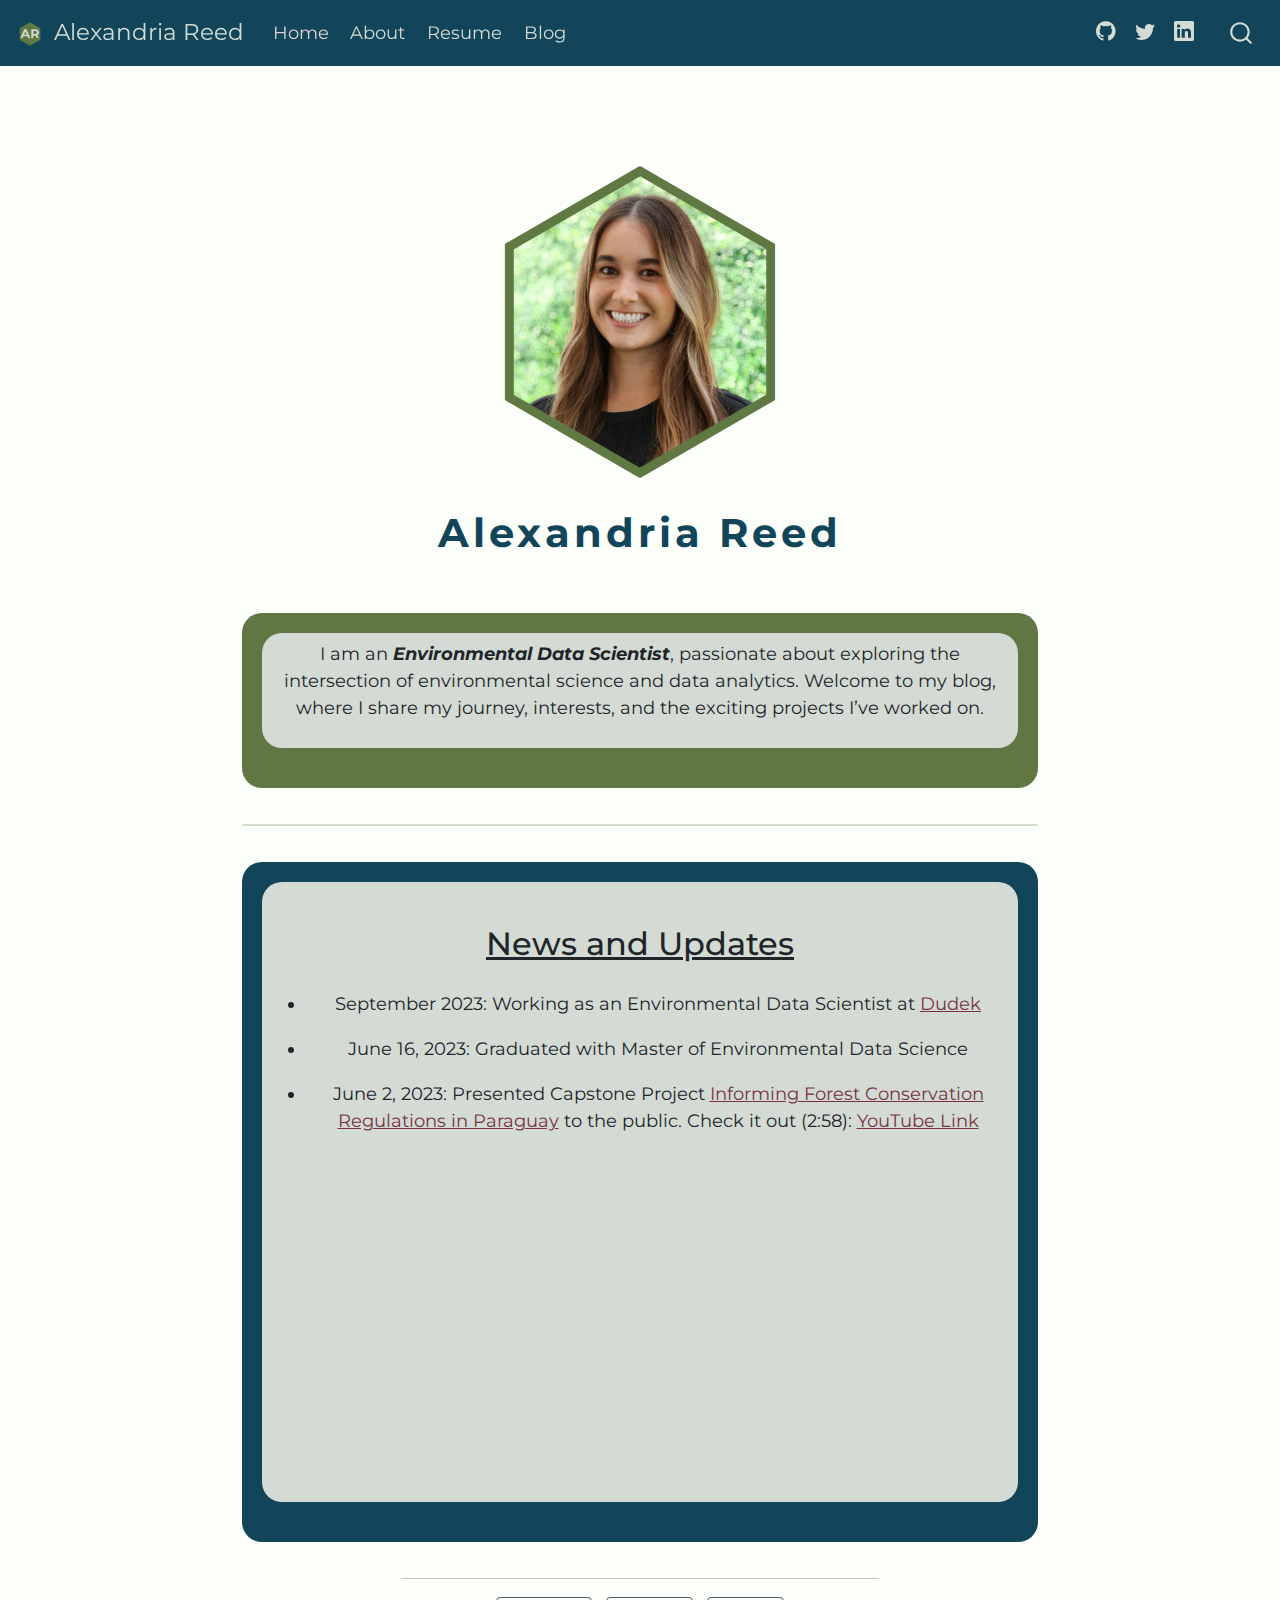
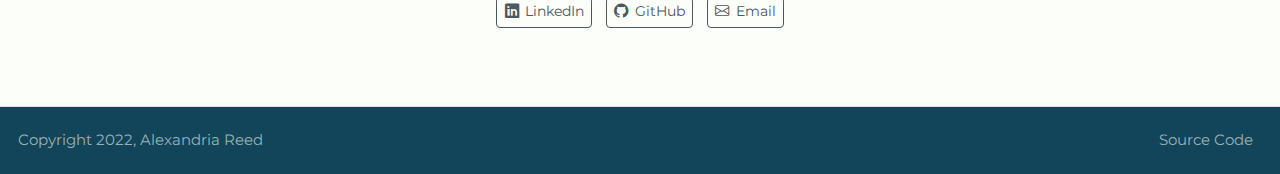
<file: docs/index.html>
<!DOCTYPE html>
<html xmlns="http://www.w3.org/1999/xhtml" lang="en" xml:lang="en"><head>

<meta charset="utf-8">
<meta name="generator" content="quarto-1.0.36">

<meta name="viewport" content="width=device-width, initial-scale=1.0, user-scalable=yes">


<title>Alexandria Reed</title>
<style>
code{white-space: pre-wrap;}
span.smallcaps{font-variant: small-caps;}
span.underline{text-decoration: underline;}
div.column{display: inline-block; vertical-align: top; width: 50%;}
div.hanging-indent{margin-left: 1.5em; text-indent: -1.5em;}
ul.task-list{list-style: none;}
</style>


<script src="site_libs/quarto-nav/quarto-nav.js"></script>
<script src="site_libs/quarto-nav/headroom.min.js"></script>
<script src="site_libs/clipboard/clipboard.min.js"></script>
<script src="site_libs/quarto-search/autocomplete.umd.js"></script>
<script src="site_libs/quarto-search/fuse.min.js"></script>
<script src="site_libs/quarto-search/quarto-search.js"></script>
<meta name="quarto:offset" content="./">
<link href="./image/logo1.png" rel="icon" type="image/png">
<script src="site_libs/quarto-html/quarto.js"></script>
<script src="site_libs/quarto-html/popper.min.js"></script>
<script src="site_libs/quarto-html/tippy.umd.min.js"></script>
<link href="site_libs/quarto-html/tippy.css" rel="stylesheet">
<link href="site_libs/quarto-html/quarto-syntax-highlighting.css" rel="stylesheet" id="quarto-text-highlighting-styles">
<script src="site_libs/bootstrap/bootstrap.min.js"></script>
<link href="site_libs/bootstrap/bootstrap-icons.css" rel="stylesheet">
<link href="site_libs/bootstrap/bootstrap.min.css" rel="stylesheet" id="quarto-bootstrap" data-mode="light">
<script id="quarto-search-options" type="application/json">{
  "location": "navbar",
  "copy-button": false,
  "collapse-after": 3,
  "panel-placement": "end",
  "type": "overlay",
  "limit": 20,
  "language": {
    "search-no-results-text": "No results",
    "search-matching-documents-text": "matching documents",
    "search-copy-link-title": "Copy link to search",
    "search-hide-matches-text": "Hide additional matches",
    "search-more-match-text": "more match in this document",
    "search-more-matches-text": "more matches in this document",
    "search-clear-button-title": "Clear",
    "search-detached-cancel-button-title": "Cancel",
    "search-submit-button-title": "Submit"
  }
}</script>


</head>

<body class="nav-fixed fullcontent">

<div id="quarto-search-results"></div>
  <header id="quarto-header" class="headroom fixed-top">
    <nav class="navbar navbar-expand-lg navbar-dark ">
      <div class="navbar-container container-fluid">
      <a class="navbar-brand" href="./index.html">
    <img src="./image/logo1.png" alt="">
    <span class="navbar-title">Alexandria Reed</span>
  </a>
          <button class="navbar-toggler" type="button" data-bs-toggle="collapse" data-bs-target="#navbarCollapse" aria-controls="navbarCollapse" aria-expanded="false" aria-label="Toggle navigation" onclick="if (window.quartoToggleHeadroom) { window.quartoToggleHeadroom(); }">
  <span class="navbar-toggler-icon"></span>
</button>
          <div class="collapse navbar-collapse" id="navbarCollapse">
            <ul class="navbar-nav navbar-nav-scroll me-auto">
  <li class="nav-item">
    <a class="nav-link active" href="./index.html" aria-current="page">Home</a>
  </li>  
  <li class="nav-item">
    <a class="nav-link" href="./about.html">About</a>
  </li>  
  <li class="nav-item">
    <a class="nav-link" href="./resume.html">Resume</a>
  </li>  
  <li class="nav-item">
    <a class="nav-link" href="./blog.html">Blog</a>
  </li>  
</ul>
            <ul class="navbar-nav navbar-nav-scroll ms-auto">
  <li class="nav-item compact">
    <a class="nav-link" href="https://github.com/reedalexandria"><i class="bi bi-github" role="img">
</i> 
 </a>
  </li>  
  <li class="nav-item compact">
    <a class="nav-link" href="https://twitter.com/reedalexandria1"><i class="bi bi-twitter" role="img">
</i> 
 </a>
  </li>  
  <li class="nav-item compact">
    <a class="nav-link" href="https://www.linkedin.com/in/alexandria-reed-579132128/"><i class="bi bi-linkedin" role="img">
</i> 
 </a>
  </li>  
</ul>
              <div id="quarto-search" class="" title="Search"></div>
          </div> <!-- /navcollapse -->
      </div> <!-- /container-fluid -->
    </nav>
</header>
<!-- content -->
<div id="quarto-content" class="quarto-container page-columns page-rows-contents page-layout-article page-navbar">
<!-- sidebar -->
<!-- margin-sidebar -->
    
<!-- main -->
<div class="quarto-about-jolla">
  <img src="image/alex1.png" class="about-image
  round " style="height: 18em; width: 18em;">
 <header id="title-block-header" class="quarto-title-block default">
<div class="quarto-title">
<h1 class="title">Alexandria Reed</h1>
</div>
<div class="quarto-title-meta">
  </div>
</header><main class="content" id="quarto-document-content">
<div class="green-bg">
<div class="lightgreen-bg">
<p>I am an <strong><em>Environmental Data Scientist</em></strong>, passionate about exploring the intersection of environmental science and data analytics. Welcome to my blog, where I share my journey, interests, and the exciting projects I’ve worked on.</p>
</div>
</div>
<!-- Green line -->
<hr style="border: 1px solid #607744; background-color: #607744; height: 1px; margin: 2em 0;">
<!-- ::: {#news} -->
<style>
#news {
  text-align: center;
  margin-top: 2em; /* Adjust this value to control the space between the two sections */
}
</style>
<div class="blue-bg">
<section id="news-and-updates" class="level2 lightgreen-bg">
<h2 data-anchor-id="news-and-updates"><u>News and Updates</u></h2>
<ul>
<li><p>September 2023: Working as an Environmental Data Scientist at <a href="https://dudek.com/">Dudek</a></p></li>
<li><p>June 16, 2023: Graduated with Master of Environmental Data Science</p></li>
<li><p>June 2, 2023: Presented Capstone Project <a href="https://bren.ucsb.edu/projects/informing-forest-conservation-regulations-paraguay">Informing Forest Conservation Regulations in Paraguay</a> to the public. Check it out (2:58): <a href="https://www.youtube.com/embed/3r3VleM6u3o">YouTube Link</a></p></li>
</ul>
<iframe width="560" height="315" src="https://www.youtube.com/embed/3r3VleM6u3o" frameborder="0" allowfullscreen="">
</iframe>
</section>
<!-- :::  -->
<!-- {{< video https://www.youtube.com/watch?v=3r3VleM6u3o -->
<!--     title="2023 MEDS Capstone Project Presentations" -->
<!--     aspect-ratio="16x9" >}} -->
</div>
<!-- ### Featured Blogs -->
<!-- :::{#blog-listing} -->
<!-- ::: -->
<!-- ### Education -->
<!-- `<svg aria-label="Graduation Cap" role="img" viewBox="0 0 640 512" style="height:1em;width:1.25em;vertical-align:-0.125em;margin-left:auto;margin-right:auto;font-size:inherit;fill:#124559;overflow:visible;position:relative;"><title>Graduation Cap</title><path d="M320 32c-8.1 0-16.1 1.4-23.7 4.1L15.8 137.4C6.3 140.9 0 149.9 0 160s6.3 19.1 15.8 22.6l57.9 20.9C57.3 229.3 48 259.8 48 291.9v28.1c0 28.4-10.8 57.7-22.3 80.8c-6.5 13-13.9 25.8-22.5 37.6C0 442.7-.9 448.3 .9 453.4s6 8.9 11.2 10.2l64 16c4.2 1.1 8.7 .3 12.4-2s6.3-6.1 7.1-10.4c8.6-42.8 4.3-81.2-2.1-108.7C90.3 344.3 86 329.8 80 316.5V291.9c0-30.2 10.2-58.7 27.9-81.5c12.9-15.5 29.6-28 49.2-35.7l157-61.7c8.2-3.2 17.5 .8 20.7 9s-.8 17.5-9 20.7l-157 61.7c-12.4 4.9-23.3 12.4-32.2 21.6l159.6 57.6c7.6 2.7 15.6 4.1 23.7 4.1s16.1-1.4 23.7-4.1L624.2 182.6c9.5-3.4 15.8-12.5 15.8-22.6s-6.3-19.1-15.8-22.6L343.7 36.1C336.1 33.4 328.1 32 320 32zM128 408c0 35.3 86 72 192 72s192-36.7 192-72L496.7 262.6 354.5 314c-11.1 4-22.8 6-34.5 6s-23.5-2-34.5-6L143.3 262.6 128 408z"/></svg>`{=html} Master of Environmental Data Science \| 2023 \| -->
<!-- <p class="custom-subtitle2"> -->
<!-- Bren School of Environmental Science & Management - University of California, Santa Barbara (UCSB) -->
<!-- </p> -->
<!-- <div class="topbr"> -->
<!-- <p class="custom-subtitle"> -->
<!-- `<svg aria-label="Graduation Cap" role="img" viewBox="0 0 640 512" style="height:1em;width:1.25em;vertical-align:-0.125em;margin-left:auto;margin-right:auto;font-size:inherit;fill:#124559;overflow:visible;position:relative;"><title>Graduation Cap</title><path d="M320 32c-8.1 0-16.1 1.4-23.7 4.1L15.8 137.4C6.3 140.9 0 149.9 0 160s6.3 19.1 15.8 22.6l57.9 20.9C57.3 229.3 48 259.8 48 291.9v28.1c0 28.4-10.8 57.7-22.3 80.8c-6.5 13-13.9 25.8-22.5 37.6C0 442.7-.9 448.3 .9 453.4s6 8.9 11.2 10.2l64 16c4.2 1.1 8.7 .3 12.4-2s6.3-6.1 7.1-10.4c8.6-42.8 4.3-81.2-2.1-108.7C90.3 344.3 86 329.8 80 316.5V291.9c0-30.2 10.2-58.7 27.9-81.5c12.9-15.5 29.6-28 49.2-35.7l157-61.7c8.2-3.2 17.5 .8 20.7 9s-.8 17.5-9 20.7l-157 61.7c-12.4 4.9-23.3 12.4-32.2 21.6l159.6 57.6c7.6 2.7 15.6 4.1 23.7 4.1s16.1-1.4 23.7-4.1L624.2 182.6c9.5-3.4 15.8-12.5 15.8-22.6s-6.3-19.1-15.8-22.6L343.7 36.1C336.1 33.4 328.1 32 320 32zM128 408c0 35.3 86 72 192 72s192-36.7 192-72L496.7 262.6 354.5 314c-11.1 4-22.8 6-34.5 6s-23.5-2-34.5-6L143.3 262.6 128 408z"/></svg>`{=html} Bachelor of Science in Environmental Studies \| 2017 \| UCSB -->
<!-- ### Experience -->
<!-- `<svg aria-label="Briefcase" role="img" viewBox="0 0 512 512" style="height:1em;width:1em;vertical-align:-0.125em;margin-left:auto;margin-right:auto;font-size:inherit;fill:#124559;overflow:visible;position:relative;"><title>Briefcase</title><path d="M184 48H328c4.4 0 8 3.6 8 8V96H176V56c0-4.4 3.6-8 8-8zm-56 8V96H64C28.7 96 0 124.7 0 160v96H192 320 512V160c0-35.3-28.7-64-64-64H384V56c0-30.9-25.1-56-56-56H184c-30.9 0-56 25.1-56 56zM512 288H320v32c0 17.7-14.3 32-32 32H224c-17.7 0-32-14.3-32-32V288H0V416c0 35.3 28.7 64 64 64H448c35.3 0 64-28.7 64-64V288z"/></svg>`{=html} Environmental Specialist \| 2018-present \| Citadel EHS -->


</main> 
  <hr class="about-sep">
   <div class="about-links">
  <a href="https://www.linkedin.com/in/alexandria-reed-579132128/" class="about-link">
    <i class="bi bi-linkedin"></i>
     <span class="about-link-text">LinkedIn</span>
  </a>
  <a href="https://github.com/reedalexandria" class="about-link">
    <i class="bi bi-github"></i>
     <span class="about-link-text">GitHub</span>
  </a>
  <a href="mailto:reed.alexandria@outlook.com" class="about-link">
    <i class="bi bi-envelope"></i>
     <span class="about-link-text">Email</span>
  </a>
</div>
</div>
 <!-- /main -->
<script id="quarto-html-after-body" type="application/javascript">
window.document.addEventListener("DOMContentLoaded", function (event) {
  const toggleBodyColorMode = (bsSheetEl) => {
    const mode = bsSheetEl.getAttribute("data-mode");
    const bodyEl = window.document.querySelector("body");
    if (mode === "dark") {
      bodyEl.classList.add("quarto-dark");
      bodyEl.classList.remove("quarto-light");
    } else {
      bodyEl.classList.add("quarto-light");
      bodyEl.classList.remove("quarto-dark");
    }
  }
  const toggleBodyColorPrimary = () => {
    const bsSheetEl = window.document.querySelector("link#quarto-bootstrap");
    if (bsSheetEl) {
      toggleBodyColorMode(bsSheetEl);
    }
  }
  toggleBodyColorPrimary();  
  const clipboard = new window.ClipboardJS('.code-copy-button', {
    target: function(trigger) {
      return trigger.previousElementSibling;
    }
  });
  clipboard.on('success', function(e) {
    // button target
    const button = e.trigger;
    // don't keep focus
    button.blur();
    // flash "checked"
    button.classList.add('code-copy-button-checked');
    var currentTitle = button.getAttribute("title");
    button.setAttribute("title", "Copied!");
    setTimeout(function() {
      button.setAttribute("title", currentTitle);
      button.classList.remove('code-copy-button-checked');
    }, 1000);
    // clear code selection
    e.clearSelection();
  });
  function tippyHover(el, contentFn) {
    const config = {
      allowHTML: true,
      content: contentFn,
      maxWidth: 500,
      delay: 100,
      arrow: false,
      appendTo: function(el) {
          return el.parentElement;
      },
      interactive: true,
      interactiveBorder: 10,
      theme: 'quarto',
      placement: 'bottom-start'
    };
    window.tippy(el, config); 
  }
  const noterefs = window.document.querySelectorAll('a[role="doc-noteref"]');
  for (var i=0; i<noterefs.length; i++) {
    const ref = noterefs[i];
    tippyHover(ref, function() {
      let href = ref.getAttribute('href');
      try { href = new URL(href).hash; } catch {}
      const id = href.replace(/^#\/?/, "");
      const note = window.document.getElementById(id);
      return note.innerHTML;
    });
  }
  var bibliorefs = window.document.querySelectorAll('a[role="doc-biblioref"]');
  for (var i=0; i<bibliorefs.length; i++) {
    const ref = bibliorefs[i];
    const cites = ref.parentNode.getAttribute('data-cites').split(' ');
    tippyHover(ref, function() {
      var popup = window.document.createElement('div');
      cites.forEach(function(cite) {
        var citeDiv = window.document.createElement('div');
        citeDiv.classList.add('hanging-indent');
        citeDiv.classList.add('csl-entry');
        var biblioDiv = window.document.getElementById('ref-' + cite);
        if (biblioDiv) {
          citeDiv.innerHTML = biblioDiv.innerHTML;
        }
        popup.appendChild(citeDiv);
      });
      return popup.innerHTML;
    });
  }
});
</script>
</div> <!-- /content -->
<footer class="footer">
  <div class="nav-footer">
    <div class="nav-footer-left">Copyright 2022, Alexandria Reed</div>   
    <div class="nav-footer-right">
      <ul class="footer-items list-unstyled">
    <li class="nav-item">
    <a class="nav-link" href="https://github.com/reedalexandria/reedalexandria.github.io">Source Code</a>
  </li>  
</ul>
    </div>
  </div>
</footer>



</body></html>
</file>
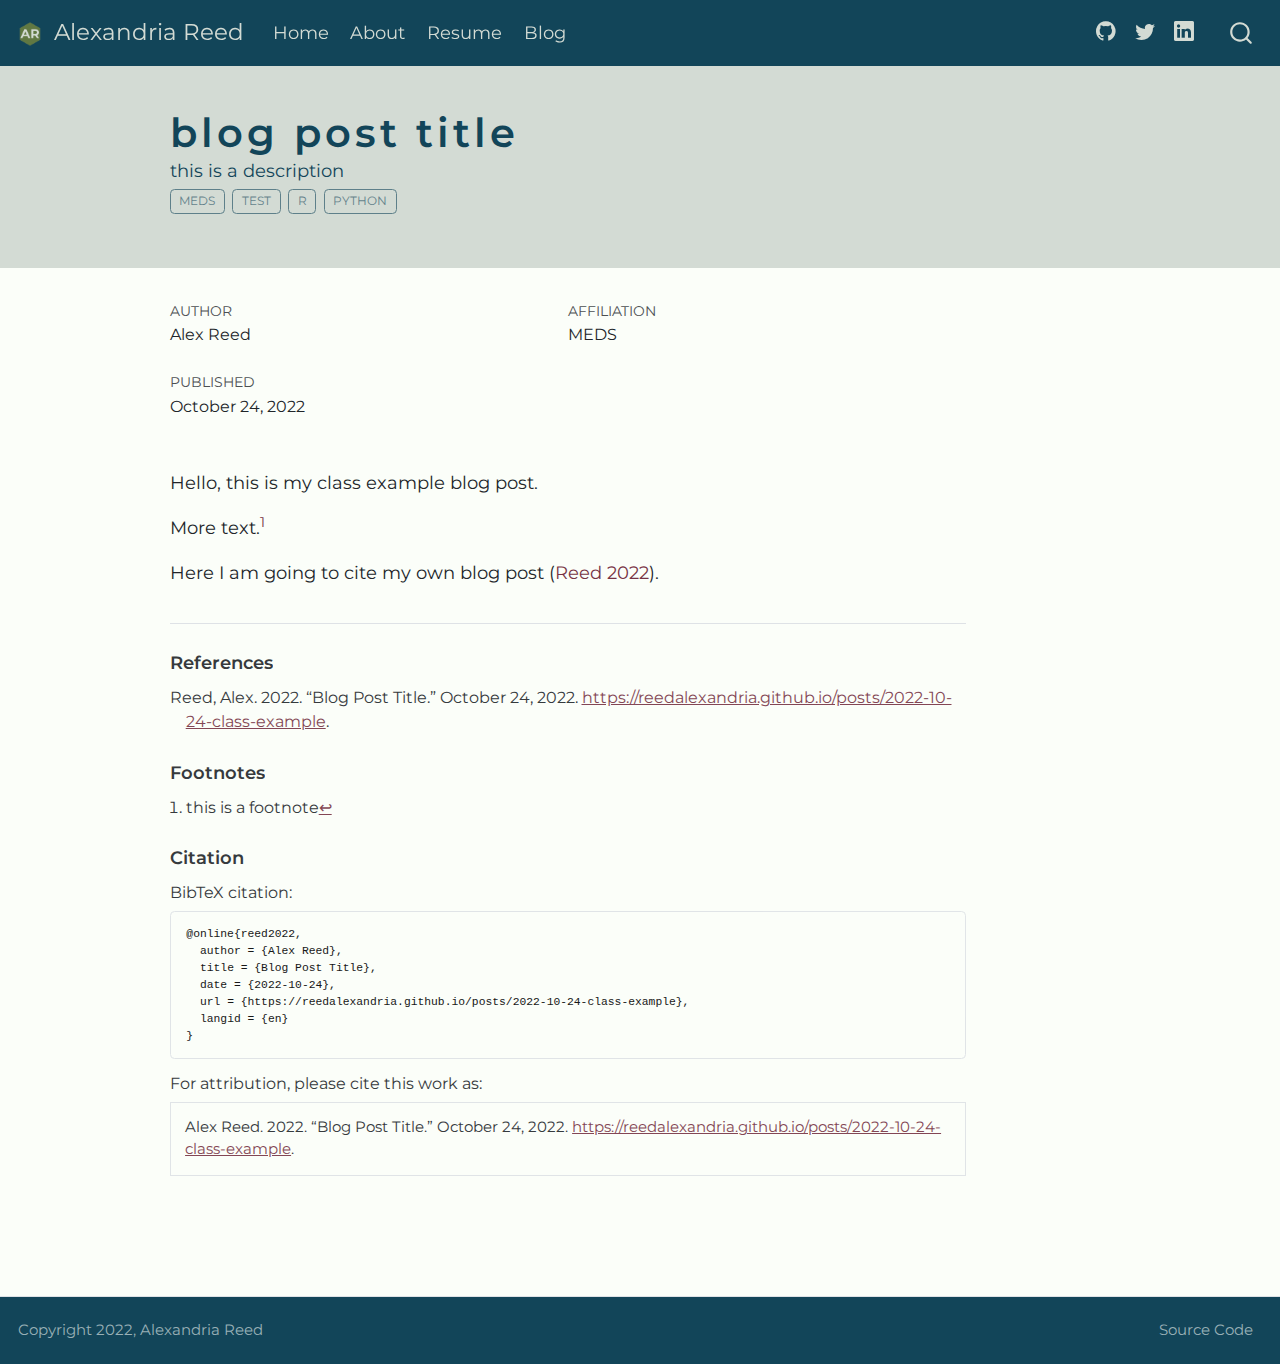
<file: docs/posts/2022-10-24-class-example/index.html>
<!DOCTYPE html>
<html xmlns="http://www.w3.org/1999/xhtml" lang="en" xml:lang="en"><head>

<meta charset="utf-8">
<meta name="generator" content="quarto-1.0.36">

<meta name="viewport" content="width=device-width, initial-scale=1.0, user-scalable=yes">

<meta name="author" content="Alex Reed">
<meta name="dcterms.date" content="2022-10-24">
<meta name="description" content="this is a description">

<title>Alexandria Reed - blog post title</title>
<style>
code{white-space: pre-wrap;}
span.smallcaps{font-variant: small-caps;}
span.underline{text-decoration: underline;}
div.column{display: inline-block; vertical-align: top; width: 50%;}
div.hanging-indent{margin-left: 1.5em; text-indent: -1.5em;}
ul.task-list{list-style: none;}
div.csl-bib-body { }
div.csl-entry {
  clear: both;
}
.hanging div.csl-entry {
  margin-left:2em;
  text-indent:-2em;
}
div.csl-left-margin {
  min-width:2em;
  float:left;
}
div.csl-right-inline {
  margin-left:2em;
  padding-left:1em;
}
div.csl-indent {
  margin-left: 2em;
}
</style>


<script src="../../site_libs/quarto-nav/quarto-nav.js"></script>
<script src="../../site_libs/quarto-nav/headroom.min.js"></script>
<script src="../../site_libs/clipboard/clipboard.min.js"></script>
<script src="../../site_libs/quarto-search/autocomplete.umd.js"></script>
<script src="../../site_libs/quarto-search/fuse.min.js"></script>
<script src="../../site_libs/quarto-search/quarto-search.js"></script>
<meta name="quarto:offset" content="../../">
<link href="../../image/logo1.png" rel="icon" type="image/png">
<script src="../../site_libs/quarto-html/quarto.js"></script>
<script src="../../site_libs/quarto-html/popper.min.js"></script>
<script src="../../site_libs/quarto-html/tippy.umd.min.js"></script>
<script src="../../site_libs/quarto-html/anchor.min.js"></script>
<link href="../../site_libs/quarto-html/tippy.css" rel="stylesheet">
<link href="../../site_libs/quarto-html/quarto-syntax-highlighting.css" rel="stylesheet" id="quarto-text-highlighting-styles">
<script src="../../site_libs/bootstrap/bootstrap.min.js"></script>
<link href="../../site_libs/bootstrap/bootstrap-icons.css" rel="stylesheet">
<link href="../../site_libs/bootstrap/bootstrap.min.css" rel="stylesheet" id="quarto-bootstrap" data-mode="light">
<script id="quarto-search-options" type="application/json">{
  "location": "navbar",
  "copy-button": false,
  "collapse-after": 3,
  "panel-placement": "end",
  "type": "overlay",
  "limit": 20,
  "language": {
    "search-no-results-text": "No results",
    "search-matching-documents-text": "matching documents",
    "search-copy-link-title": "Copy link to search",
    "search-hide-matches-text": "Hide additional matches",
    "search-more-match-text": "more match in this document",
    "search-more-matches-text": "more matches in this document",
    "search-clear-button-title": "Clear",
    "search-detached-cancel-button-title": "Cancel",
    "search-submit-button-title": "Submit"
  }
}</script>
<style>
    .quarto-title-block .quarto-title-banner {
      color: #124559;
background: #d3dbd4;
    }
    </style>


</head>

<body class="nav-fixed">

<div id="quarto-search-results"></div>
  <header id="quarto-header" class="headroom fixed-top">
    <nav class="navbar navbar-expand-lg navbar-dark ">
      <div class="navbar-container container-fluid">
      <a class="navbar-brand" href="../../index.html">
    <img src="../../image/logo1.png" alt="">
    <span class="navbar-title">Alexandria Reed</span>
  </a>
          <button class="navbar-toggler" type="button" data-bs-toggle="collapse" data-bs-target="#navbarCollapse" aria-controls="navbarCollapse" aria-expanded="false" aria-label="Toggle navigation" onclick="if (window.quartoToggleHeadroom) { window.quartoToggleHeadroom(); }">
  <span class="navbar-toggler-icon"></span>
</button>
          <div class="collapse navbar-collapse" id="navbarCollapse">
            <ul class="navbar-nav navbar-nav-scroll me-auto">
  <li class="nav-item">
    <a class="nav-link" href="../../index.html">Home</a>
  </li>  
  <li class="nav-item">
    <a class="nav-link" href="../../about.html">About</a>
  </li>  
  <li class="nav-item">
    <a class="nav-link" href="../../resume.html">Resume</a>
  </li>  
  <li class="nav-item">
    <a class="nav-link" href="../../blog.html">Blog</a>
  </li>  
</ul>
            <ul class="navbar-nav navbar-nav-scroll ms-auto">
  <li class="nav-item compact">
    <a class="nav-link" href="https://github.com/reedalexandria"><i class="bi bi-github" role="img">
</i> 
 </a>
  </li>  
  <li class="nav-item compact">
    <a class="nav-link" href="https://twitter.com/reedalexandria1"><i class="bi bi-twitter" role="img">
</i> 
 </a>
  </li>  
  <li class="nav-item compact">
    <a class="nav-link" href="https://www.linkedin.com/in/alexandria-reed-579132128/"><i class="bi bi-linkedin" role="img">
</i> 
 </a>
  </li>  
</ul>
              <div id="quarto-search" class="" title="Search"></div>
          </div> <!-- /navcollapse -->
      </div> <!-- /container-fluid -->
    </nav>
</header>
<!-- content -->
<header id="title-block-header" class="quarto-title-block default page-columns page-full">
  <div class="quarto-title-banner page-columns page-full">
    <div class="quarto-title column-body">
      <h1 class="title">blog post title</h1>
                  <div>
        <div class="description">
          this is a description
        </div>
      </div>
                          <div class="quarto-categories">
                <div class="quarto-category">MEDS</div>
                <div class="quarto-category">test</div>
                <div class="quarto-category">R</div>
                <div class="quarto-category">Python</div>
              </div>
                  </div>
  </div>
    
  <div class="quarto-title-meta-author">
    <div class="quarto-title-meta-heading">Author</div>
    <div class="quarto-title-meta-heading">Affiliation</div>
    
      <div class="quarto-title-meta-contents">
      <a href="https://reedalexandria.github.io">Alex Reed</a> 
    </div>
      <div class="quarto-title-meta-contents">
          <p class="affiliation">
              MEDS
            </p>
        </div>
      </div>

  <div class="quarto-title-meta">

        
      <div>
      <div class="quarto-title-meta-heading">Published</div>
      <div class="quarto-title-meta-contents">
        <p class="date">October 24, 2022</p>
      </div>
    </div>
      
    </div>
    
  
  </header><div id="quarto-content" class="quarto-container page-columns page-rows-contents page-layout-article page-navbar">
<!-- sidebar -->
<!-- margin-sidebar -->
    <div id="quarto-margin-sidebar" class="sidebar margin-sidebar">
        
    </div>
<!-- main -->
<main class="content quarto-banner-title-block" id="quarto-document-content">




<p>Hello, this is my class example blog post.</p>
<p>More text.<a href="#fn1" class="footnote-ref" id="fnref1" role="doc-noteref"><sup>1</sup></a></p>
<p>Here I am going to cite my own blog post <span class="citation" data-cites="reed2022">(<a href="#ref-reed2022" role="doc-biblioref">Reed 2022</a>)</span>.</p>





<div id="quarto-appendix" class="default"><section class="quarto-appendix-contents" role="doc-bibliography"><h2 class="anchored quarto-appendix-heading">References</h2><div id="refs" class="references csl-bib-body hanging-indent" role="doc-bibliography">
<div id="ref-reed2022" class="csl-entry" role="doc-biblioentry">
Reed, Alex. 2022. <span>“Blog Post Title.”</span> October 24, 2022. <a href="https://reedalexandria.github.io/posts/2022-10-24-class-example">https://reedalexandria.github.io/posts/2022-10-24-class-example</a>.
</div>
</div></section><section class="footnotes footnotes-end-of-document" role="doc-endnotes"><h2 class="anchored quarto-appendix-heading">Footnotes</h2>

<ol>
<li id="fn1" role="doc-endnote"><p>this is a footnote<a href="#fnref1" class="footnote-back" role="doc-backlink">↩︎</a></p></li>
</ol>
</section><section class="quarto-appendix-contents"><h2 class="anchored quarto-appendix-heading">Citation</h2><div><div class="quarto-appendix-secondary-label">BibTeX citation:</div><pre class="sourceCode code-with-copy quarto-appendix-bibtex"><code class="sourceCode bibtex">@online{reed2022,
  author = {Alex Reed},
  title = {Blog Post Title},
  date = {2022-10-24},
  url = {https://reedalexandria.github.io/posts/2022-10-24-class-example},
  langid = {en}
}
</code><button title="Copy to Clipboard" class="code-copy-button"><i class="bi"></i></button></pre><div class="quarto-appendix-secondary-label">For attribution, please cite this work as:</div><div id="ref-reed2022" class="csl-entry quarto-appendix-citeas" role="doc-biblioentry">
Alex Reed. 2022. <span>“Blog Post Title.”</span> October 24, 2022. <a href="https://reedalexandria.github.io/posts/2022-10-24-class-example">https://reedalexandria.github.io/posts/2022-10-24-class-example</a>.
</div></div></section></div></main> <!-- /main -->
<script id="quarto-html-after-body" type="application/javascript">
window.document.addEventListener("DOMContentLoaded", function (event) {
  const toggleBodyColorMode = (bsSheetEl) => {
    const mode = bsSheetEl.getAttribute("data-mode");
    const bodyEl = window.document.querySelector("body");
    if (mode === "dark") {
      bodyEl.classList.add("quarto-dark");
      bodyEl.classList.remove("quarto-light");
    } else {
      bodyEl.classList.add("quarto-light");
      bodyEl.classList.remove("quarto-dark");
    }
  }
  const toggleBodyColorPrimary = () => {
    const bsSheetEl = window.document.querySelector("link#quarto-bootstrap");
    if (bsSheetEl) {
      toggleBodyColorMode(bsSheetEl);
    }
  }
  toggleBodyColorPrimary();  
  const icon = "";
  const anchorJS = new window.AnchorJS();
  anchorJS.options = {
    placement: 'right',
    icon: icon
  };
  anchorJS.add('.anchored');
  const clipboard = new window.ClipboardJS('.code-copy-button', {
    target: function(trigger) {
      return trigger.previousElementSibling;
    }
  });
  clipboard.on('success', function(e) {
    // button target
    const button = e.trigger;
    // don't keep focus
    button.blur();
    // flash "checked"
    button.classList.add('code-copy-button-checked');
    var currentTitle = button.getAttribute("title");
    button.setAttribute("title", "Copied!");
    setTimeout(function() {
      button.setAttribute("title", currentTitle);
      button.classList.remove('code-copy-button-checked');
    }, 1000);
    // clear code selection
    e.clearSelection();
  });
  function tippyHover(el, contentFn) {
    const config = {
      allowHTML: true,
      content: contentFn,
      maxWidth: 500,
      delay: 100,
      arrow: false,
      appendTo: function(el) {
          return el.parentElement;
      },
      interactive: true,
      interactiveBorder: 10,
      theme: 'quarto',
      placement: 'bottom-start'
    };
    window.tippy(el, config); 
  }
  const noterefs = window.document.querySelectorAll('a[role="doc-noteref"]');
  for (var i=0; i<noterefs.length; i++) {
    const ref = noterefs[i];
    tippyHover(ref, function() {
      let href = ref.getAttribute('href');
      try { href = new URL(href).hash; } catch {}
      const id = href.replace(/^#\/?/, "");
      const note = window.document.getElementById(id);
      return note.innerHTML;
    });
  }
  var bibliorefs = window.document.querySelectorAll('a[role="doc-biblioref"]');
  for (var i=0; i<bibliorefs.length; i++) {
    const ref = bibliorefs[i];
    const cites = ref.parentNode.getAttribute('data-cites').split(' ');
    tippyHover(ref, function() {
      var popup = window.document.createElement('div');
      cites.forEach(function(cite) {
        var citeDiv = window.document.createElement('div');
        citeDiv.classList.add('hanging-indent');
        citeDiv.classList.add('csl-entry');
        var biblioDiv = window.document.getElementById('ref-' + cite);
        if (biblioDiv) {
          citeDiv.innerHTML = biblioDiv.innerHTML;
        }
        popup.appendChild(citeDiv);
      });
      return popup.innerHTML;
    });
  }
});
</script>
</div> <!-- /content -->
<footer class="footer">
  <div class="nav-footer">
    <div class="nav-footer-left">Copyright 2022, Alexandria Reed</div>   
    <div class="nav-footer-right">
      <ul class="footer-items list-unstyled">
    <li class="nav-item">
    <a class="nav-link" href="https://github.com/reedalexandria/reedalexandria.github.io">Source Code</a>
  </li>  
</ul>
    </div>
  </div>
</footer>



</body></html>
</file>
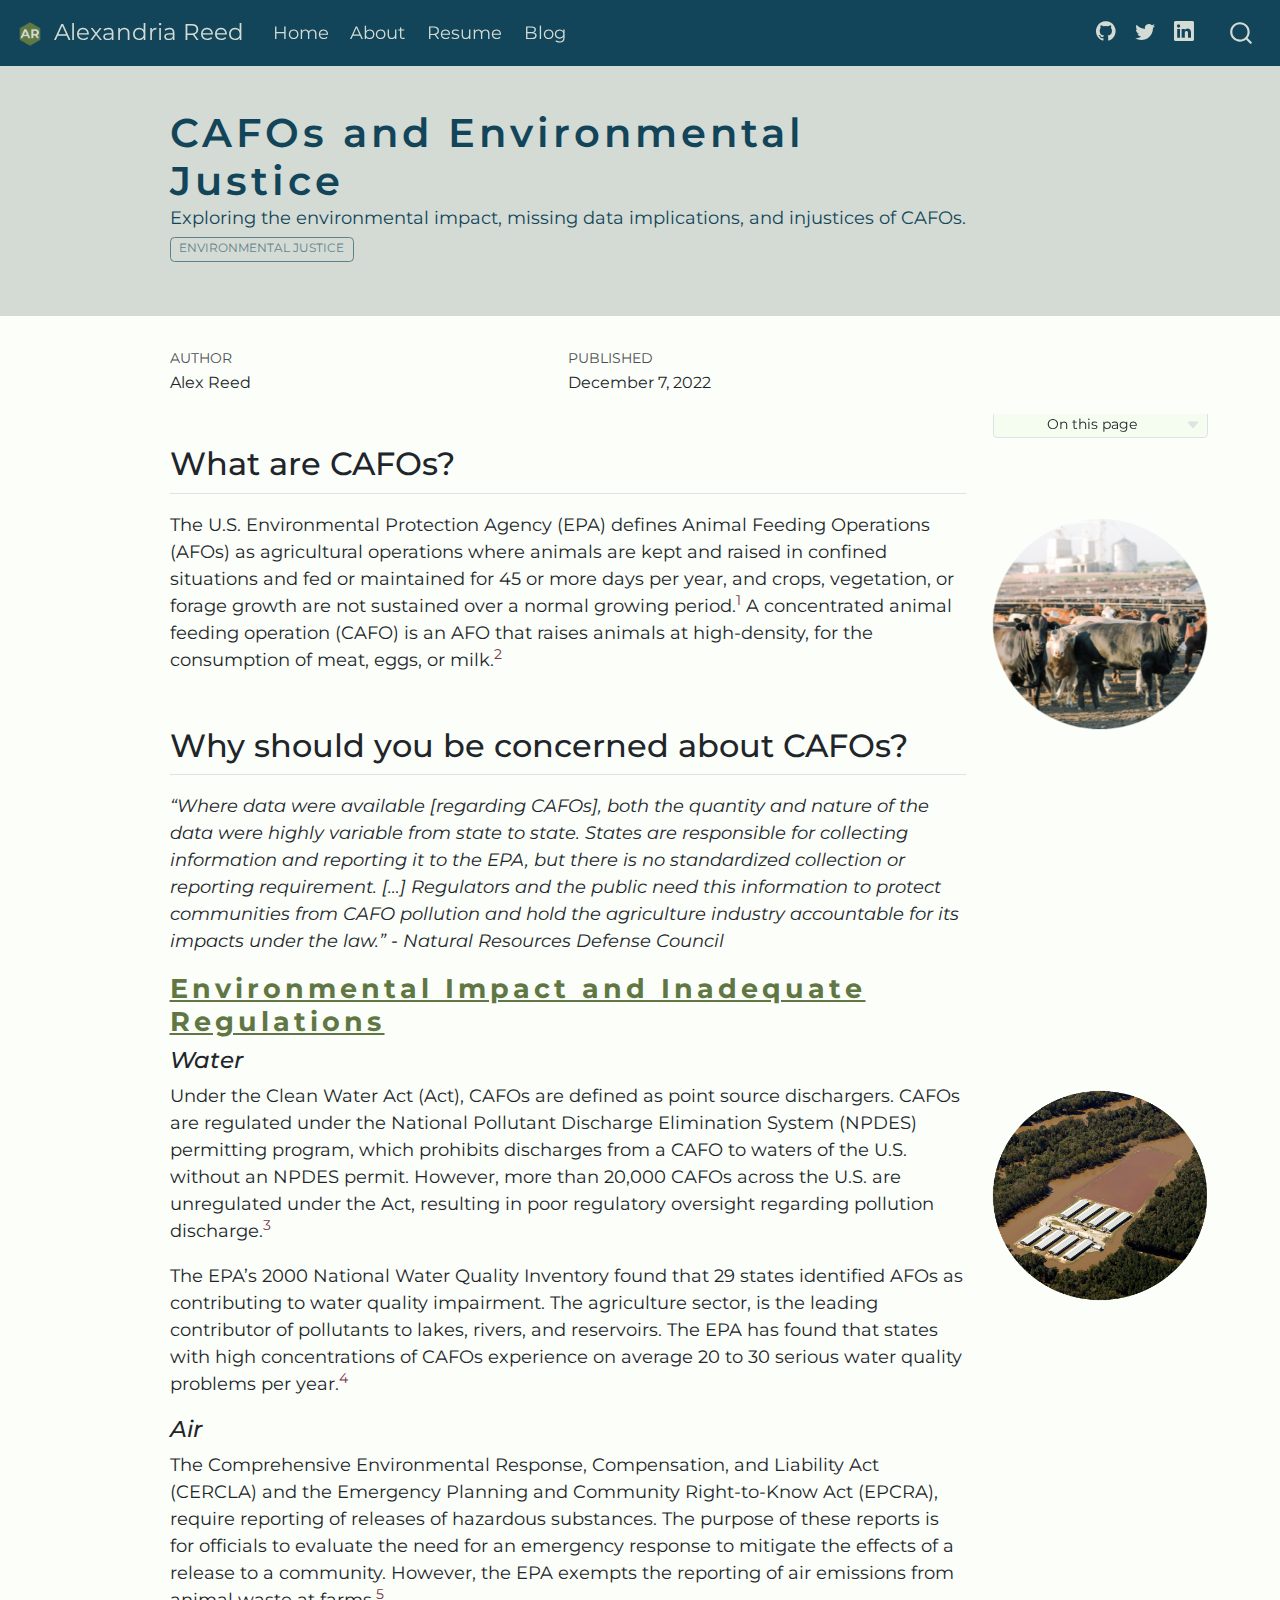
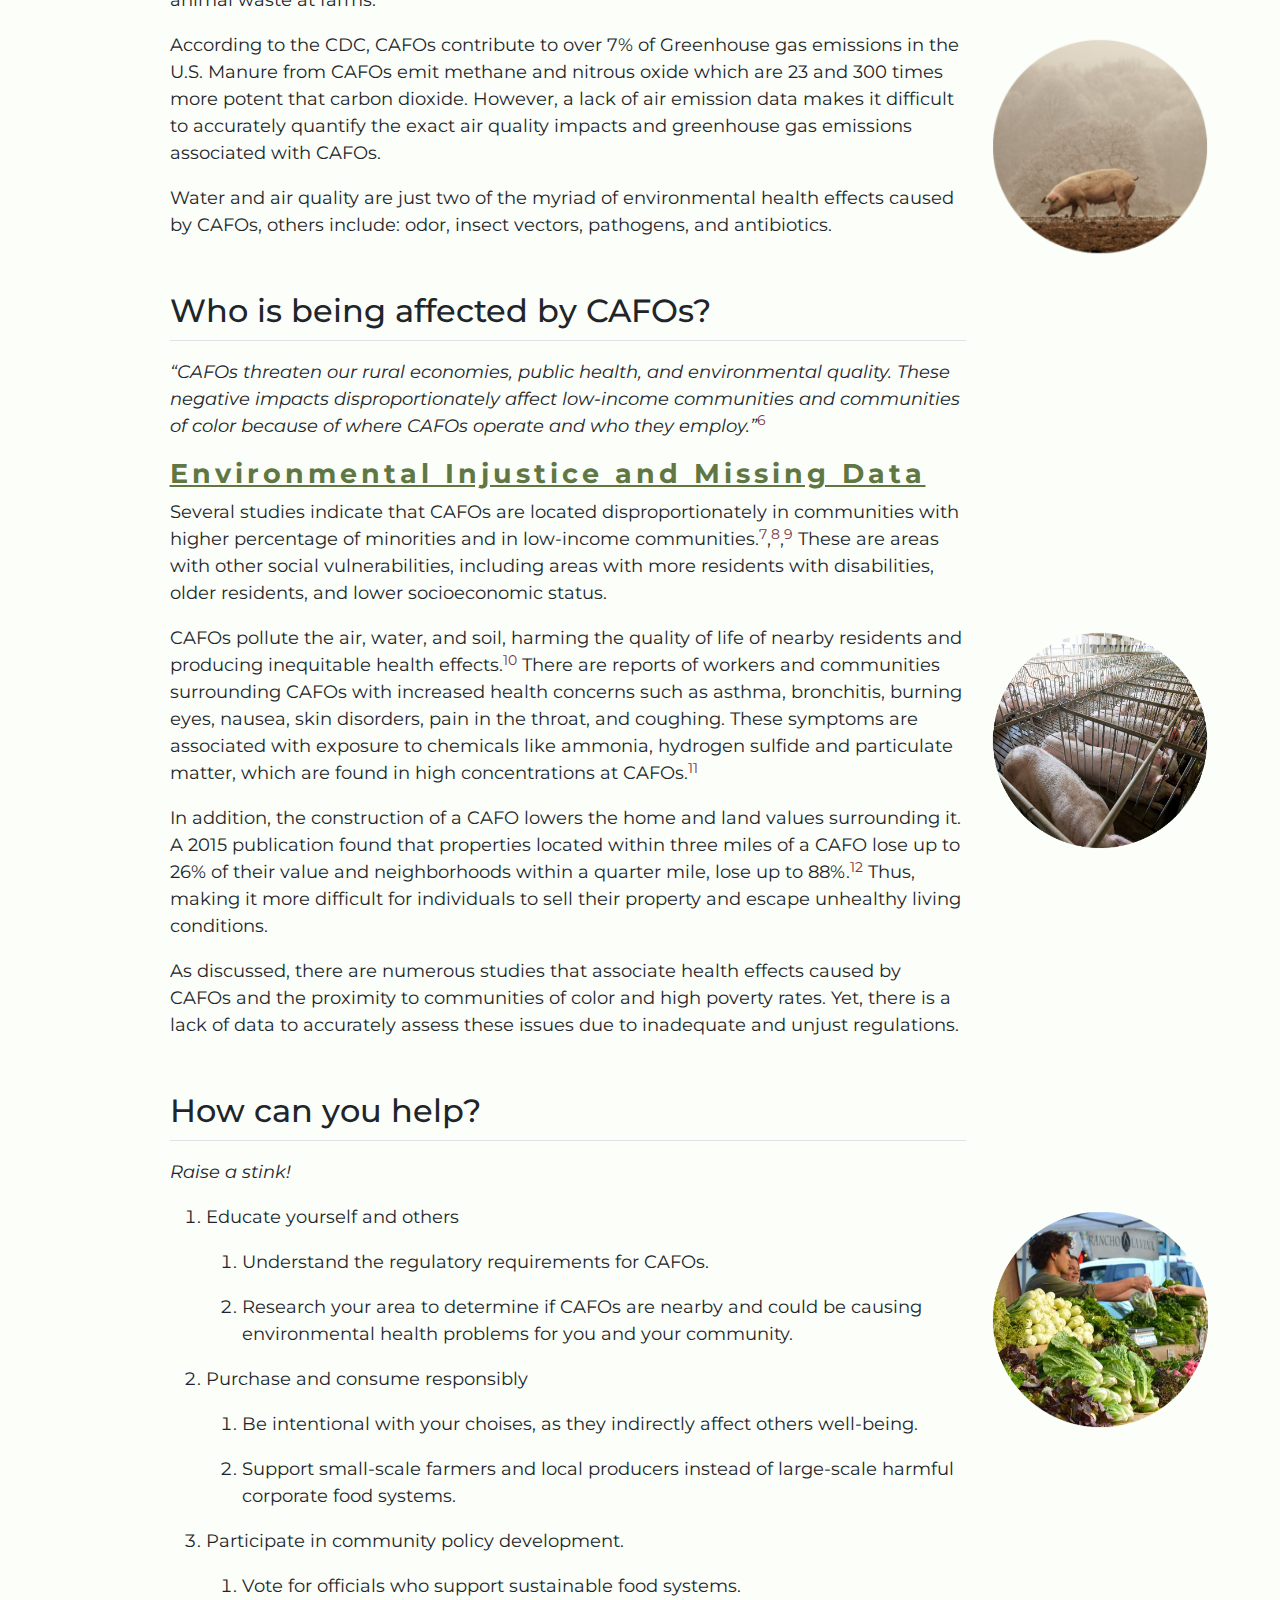
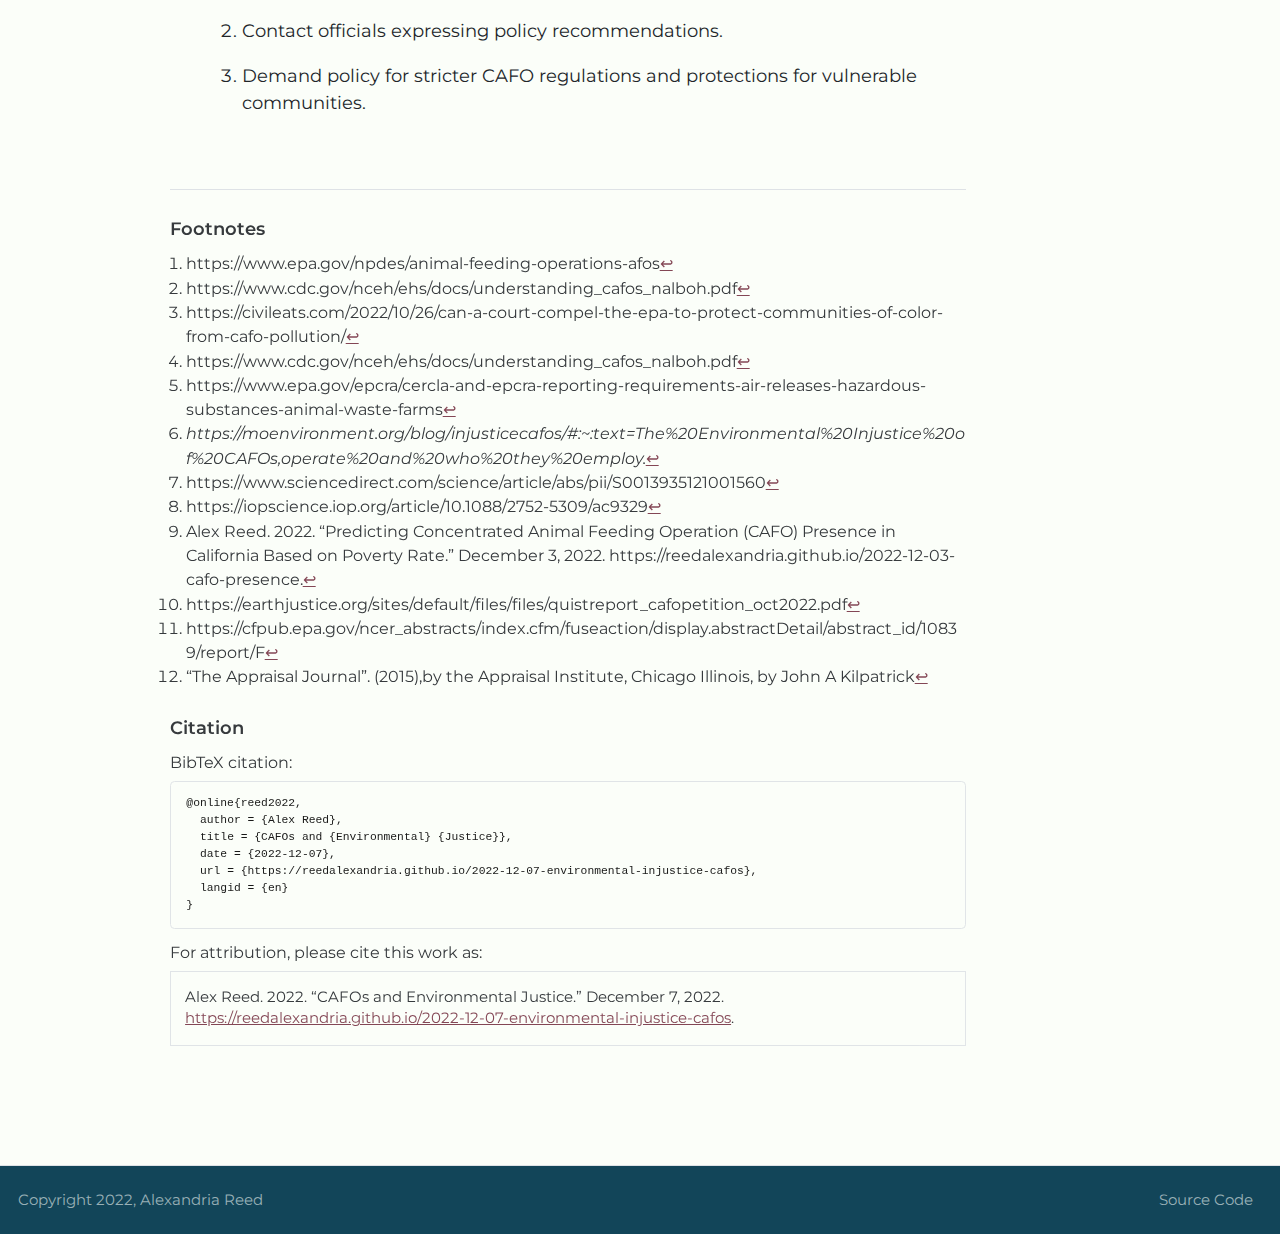
<file: docs/posts/2022-12-07-environmental-injustice-cafos/index.html>
<!DOCTYPE html>
<html xmlns="http://www.w3.org/1999/xhtml" lang="en" xml:lang="en"><head>

<meta charset="utf-8">
<meta name="generator" content="quarto-1.0.36">

<meta name="viewport" content="width=device-width, initial-scale=1.0, user-scalable=yes">

<meta name="author" content="Alex Reed">
<meta name="dcterms.date" content="2022-12-07">
<meta name="description" content="Exploring the environmental impact, missing data implications, and injustices of CAFOs.">

<title>Alexandria Reed - CAFOs and Environmental Justice</title>
<style>
code{white-space: pre-wrap;}
span.smallcaps{font-variant: small-caps;}
span.underline{text-decoration: underline;}
div.column{display: inline-block; vertical-align: top; width: 50%;}
div.hanging-indent{margin-left: 1.5em; text-indent: -1.5em;}
ul.task-list{list-style: none;}
</style>


<script src="../../site_libs/quarto-nav/quarto-nav.js"></script>
<script src="../../site_libs/quarto-nav/headroom.min.js"></script>
<script src="../../site_libs/clipboard/clipboard.min.js"></script>
<script src="../../site_libs/quarto-search/autocomplete.umd.js"></script>
<script src="../../site_libs/quarto-search/fuse.min.js"></script>
<script src="../../site_libs/quarto-search/quarto-search.js"></script>
<meta name="quarto:offset" content="../../">
<link href="../../image/logo1.png" rel="icon" type="image/png">
<script src="../../site_libs/quarto-html/quarto.js"></script>
<script src="../../site_libs/quarto-html/popper.min.js"></script>
<script src="../../site_libs/quarto-html/tippy.umd.min.js"></script>
<script src="../../site_libs/quarto-html/anchor.min.js"></script>
<link href="../../site_libs/quarto-html/tippy.css" rel="stylesheet">
<link href="../../site_libs/quarto-html/quarto-syntax-highlighting.css" rel="stylesheet" id="quarto-text-highlighting-styles">
<script src="../../site_libs/bootstrap/bootstrap.min.js"></script>
<link href="../../site_libs/bootstrap/bootstrap-icons.css" rel="stylesheet">
<link href="../../site_libs/bootstrap/bootstrap.min.css" rel="stylesheet" id="quarto-bootstrap" data-mode="light">
<script id="quarto-search-options" type="application/json">{
  "location": "navbar",
  "copy-button": false,
  "collapse-after": 3,
  "panel-placement": "end",
  "type": "overlay",
  "limit": 20,
  "language": {
    "search-no-results-text": "No results",
    "search-matching-documents-text": "matching documents",
    "search-copy-link-title": "Copy link to search",
    "search-hide-matches-text": "Hide additional matches",
    "search-more-match-text": "more match in this document",
    "search-more-matches-text": "more matches in this document",
    "search-clear-button-title": "Clear",
    "search-detached-cancel-button-title": "Cancel",
    "search-submit-button-title": "Submit"
  }
}</script>
<style>
    .quarto-title-block .quarto-title-banner {
      color: #124559;
background: #d3dbd4;
    }
    </style>


</head>

<body class="nav-fixed">

<div id="quarto-search-results"></div>
  <header id="quarto-header" class="headroom fixed-top">
    <nav class="navbar navbar-expand-lg navbar-dark ">
      <div class="navbar-container container-fluid">
      <a class="navbar-brand" href="../../index.html">
    <img src="../../image/logo1.png" alt="">
    <span class="navbar-title">Alexandria Reed</span>
  </a>
          <button class="navbar-toggler" type="button" data-bs-toggle="collapse" data-bs-target="#navbarCollapse" aria-controls="navbarCollapse" aria-expanded="false" aria-label="Toggle navigation" onclick="if (window.quartoToggleHeadroom) { window.quartoToggleHeadroom(); }">
  <span class="navbar-toggler-icon"></span>
</button>
          <div class="collapse navbar-collapse" id="navbarCollapse">
            <ul class="navbar-nav navbar-nav-scroll me-auto">
  <li class="nav-item">
    <a class="nav-link" href="../../index.html">Home</a>
  </li>  
  <li class="nav-item">
    <a class="nav-link" href="../../about.html">About</a>
  </li>  
  <li class="nav-item">
    <a class="nav-link" href="../../resume.html">Resume</a>
  </li>  
  <li class="nav-item">
    <a class="nav-link" href="../../blog.html">Blog</a>
  </li>  
</ul>
            <ul class="navbar-nav navbar-nav-scroll ms-auto">
  <li class="nav-item compact">
    <a class="nav-link" href="https://github.com/reedalexandria"><i class="bi bi-github" role="img">
</i> 
 </a>
  </li>  
  <li class="nav-item compact">
    <a class="nav-link" href="https://twitter.com/reedalexandria1"><i class="bi bi-twitter" role="img">
</i> 
 </a>
  </li>  
  <li class="nav-item compact">
    <a class="nav-link" href="https://www.linkedin.com/in/alexandria-reed-579132128/"><i class="bi bi-linkedin" role="img">
</i> 
 </a>
  </li>  
</ul>
              <div id="quarto-search" class="" title="Search"></div>
          </div> <!-- /navcollapse -->
      </div> <!-- /container-fluid -->
    </nav>
</header>
<!-- content -->
<header id="title-block-header" class="quarto-title-block default page-columns page-full">
  <div class="quarto-title-banner page-columns page-full">
    <div class="quarto-title column-body">
      <h1 class="title">CAFOs and Environmental Justice</h1>
                  <div>
        <div class="description">
          Exploring the environmental impact, missing data implications, and injustices of CAFOs.
        </div>
      </div>
                          <div class="quarto-categories">
                <div class="quarto-category">Environmental Justice</div>
              </div>
                  </div>
  </div>
    
  
  <div class="quarto-title-meta">

      <div>
      <div class="quarto-title-meta-heading">Author</div>
      <div class="quarto-title-meta-contents">
               <p>Alex Reed </p>
            </div>
    </div>
      
      <div>
      <div class="quarto-title-meta-heading">Published</div>
      <div class="quarto-title-meta-contents">
        <p class="date">December 7, 2022</p>
      </div>
    </div>
      
    </div>
    
  
  </header><div id="quarto-content" class="quarto-container page-columns page-rows-contents page-layout-article page-navbar">
<!-- sidebar -->
<!-- margin-sidebar -->
    <div id="quarto-margin-sidebar" class="sidebar margin-sidebar">
        <nav id="TOC" role="doc-toc">
    <h2 id="toc-title">On this page</h2>
   
  <ul>
  <li><a href="#what-are-cafos" id="toc-what-are-cafos" class="nav-link active" data-scroll-target="#what-are-cafos">What are CAFOs?</a></li>
  <li><a href="#why-should-you-be-concerned-about-cafos" id="toc-why-should-you-be-concerned-about-cafos" class="nav-link" data-scroll-target="#why-should-you-be-concerned-about-cafos">Why should you be concerned about CAFOs?</a>
  <ul class="collapse">
  <li><a href="#environmental-impact-and-inadequate-regulations" id="toc-environmental-impact-and-inadequate-regulations" class="nav-link" data-scroll-target="#environmental-impact-and-inadequate-regulations"><u>Environmental Impact and Inadequate Regulations</u></a></li>
  </ul></li>
  <li><a href="#who-is-being-affected-by-cafos" id="toc-who-is-being-affected-by-cafos" class="nav-link" data-scroll-target="#who-is-being-affected-by-cafos">Who is being affected by CAFOs?</a>
  <ul class="collapse">
  <li><a href="#environmental-injustice-and-missing-data" id="toc-environmental-injustice-and-missing-data" class="nav-link" data-scroll-target="#environmental-injustice-and-missing-data"><u>Environmental Injustice and Missing Data</u></a></li>
  </ul></li>
  <li><a href="#how-can-you-help" id="toc-how-can-you-help" class="nav-link" data-scroll-target="#how-can-you-help">How can you help?</a></li>
  </ul>
</nav>
    </div>
<!-- main -->
<main class="content quarto-banner-title-block page-columns page-full" id="quarto-document-content">




<section id="what-are-cafos" class="level2 page-columns page-full">
<h2 class="anchored" data-anchor-id="what-are-cafos">What are CAFOs?</h2>
<p>The U.S. Environmental Protection Agency (EPA) defines Animal Feeding Operations (AFOs) as agricultural operations where animals are kept and raised in confined situations and fed or maintained for 45 or more days per year, and crops, vegetation, or forage growth are not sustained over a normal growing period.<a href="#fn1" class="footnote-ref" id="fnref1" role="doc-noteref"><sup>1</sup></a> A concentrated animal feeding operation (CAFO) is an AFO that raises animals at high-density, for the consumption of meat, eggs, or milk.<a href="#fn2" class="footnote-ref" id="fnref2" role="doc-noteref"><sup>2</sup></a></p>

<div class="no-row-height column-margin column-container"><div class="">
<p><img src="cafo.png" class="img-fluid"></p>
</div></div></section>
<section id="why-should-you-be-concerned-about-cafos" class="level2 page-columns page-full">
<h2 class="anchored" data-anchor-id="why-should-you-be-concerned-about-cafos">Why should you be concerned about CAFOs?</h2>
<p><em>“Where data were available [regarding CAFOs], both the quantity and nature of the data were highly variable from state to state. States are responsible for collecting information and reporting it to the EPA, but there is no standardized collection or reporting requirement. […] Regulators and the public need this information to protect communities from CAFO pollution and hold the agriculture industry accountable for its impacts under the law.” - Natural Resources Defense Council</em></p>
<section id="environmental-impact-and-inadequate-regulations" class="level3 page-columns page-full">
<h3 class="anchored" data-anchor-id="environmental-impact-and-inadequate-regulations"><u>Environmental Impact and Inadequate Regulations</u></h3>
<section id="water" class="level4 page-columns page-full">
<h4 class="anchored" data-anchor-id="water"><em>Water</em></h4>
<p>Under the Clean Water Act (Act), CAFOs are defined as point source dischargers. CAFOs are regulated under the National Pollutant Discharge Elimination System (NPDES) permitting program, which prohibits discharges from a CAFO to waters of the U.S. without an NPDES permit. However, more than 20,000 CAFOs across the U.S. are unregulated under the Act, resulting in poor regulatory oversight regarding pollution discharge.<a href="#fn3" class="footnote-ref" id="fnref3" role="doc-noteref"><sup>3</sup></a></p>

<div class="no-row-height column-margin column-container"><div class="">
<p><img src="flood.png" class="img-fluid"></p>
</div></div><p>The EPA’s 2000 National Water Quality Inventory found that 29 states identified AFOs as contributing to water quality impairment. The agriculture sector, is the leading contributor of pollutants to lakes, rivers, and reservoirs. The EPA has found that states with high concentrations of CAFOs experience on average 20 to 30 serious water quality problems per year.<a href="#fn4" class="footnote-ref" id="fnref4" role="doc-noteref"><sup>4</sup></a></p>
</section>
<section id="air" class="level4 page-columns page-full">
<h4 class="anchored" data-anchor-id="air"><em>Air</em></h4>
<p>The Comprehensive Environmental Response, Compensation, and Liability Act (CERCLA) and the Emergency Planning and Community Right-to-Know Act (EPCRA), require reporting of releases of hazardous substances. The purpose of these reports is for officials to evaluate the need for an emergency response to mitigate the effects of a release to a community. However, the EPA exempts the reporting of air emissions from animal waste at farms.<a href="#fn5" class="footnote-ref" id="fnref5" role="doc-noteref"><sup>5</sup></a></p>
<p>According to the CDC, CAFOs contribute to over 7% of Greenhouse gas emissions in the U.S. Manure from CAFOs emit methane and nitrous oxide which are 23 and 300 times more potent that carbon dioxide. However, a lack of air emission data makes it difficult to accurately quantify the exact air quality impacts and greenhouse gas emissions associated with CAFOs.</p>

<div class="no-row-height column-margin column-container"><div class="">
<p><img src="pollution.png" class="img-fluid"></p>
</div></div><p>Water and air quality are just two of the myriad of environmental health effects caused by CAFOs, others include: odor, insect vectors, pathogens, and antibiotics.</p>
</section>
</section>
</section>
<section id="who-is-being-affected-by-cafos" class="level2 page-columns page-full">
<h2 class="anchored" data-anchor-id="who-is-being-affected-by-cafos">Who is being affected by CAFOs?</h2>
<p><em>“CAFOs threaten our rural economies, public health, and environmental quality. These negative impacts disproportionately affect low-income communities and communities of color because of where CAFOs operate and who they employ.”</em><a href="#fn6" class="footnote-ref" id="fnref6" role="doc-noteref"><sup>6</sup></a></p>
<section id="environmental-injustice-and-missing-data" class="level3 page-columns page-full">
<h3 class="anchored" data-anchor-id="environmental-injustice-and-missing-data"><u>Environmental Injustice and Missing Data</u></h3>
<p>Several studies indicate that CAFOs are located disproportionately in communities with higher percentage of minorities and in low-income communities.<a href="#fn7" class="footnote-ref" id="fnref7" role="doc-noteref"><sup>7</sup></a>,<a href="#fn8" class="footnote-ref" id="fnref8" role="doc-noteref"><sup>8</sup></a>,<a href="#fn9" class="footnote-ref" id="fnref9" role="doc-noteref"><sup>9</sup></a> These are areas with other social vulnerabilities, including areas with more residents with disabilities, older residents, and lower socioeconomic status.</p>
<p>CAFOs pollute the air, water, and soil, harming the quality of life of nearby residents and producing inequitable health effects.<a href="#fn10" class="footnote-ref" id="fnref10" role="doc-noteref"><sup>10</sup></a> There are reports of workers and communities surrounding CAFOs with increased health concerns such as asthma, bronchitis, burning eyes, nausea, skin disorders, pain in the throat, and coughing. These symptoms are associated with exposure to chemicals like ammonia, hydrogen sulfide and particulate matter, which are found in high concentrations at CAFOs.<a href="#fn11" class="footnote-ref" id="fnref11" role="doc-noteref"><sup>11</sup></a></p>

<div class="no-row-height column-margin column-container"><div class="">
<p><img src="pig.png" class="img-fluid"></p>
</div></div><p>In addition, the construction of a CAFO lowers the home and land values surrounding it. A 2015 publication found that properties located within three miles of a CAFO lose up to 26% of their value and neighborhoods within a quarter mile, lose up to 88%.<a href="#fn12" class="footnote-ref" id="fnref12" role="doc-noteref"><sup>12</sup></a> Thus, making it more difficult for individuals to sell their property and escape unhealthy living conditions.</p>
<p>As discussed, there are numerous studies that associate health effects caused by CAFOs and the proximity to communities of color and high poverty rates. Yet, there is a lack of data to accurately assess these issues due to inadequate and unjust regulations.</p>
</section>
</section>
<section id="how-can-you-help" class="level2 page-columns page-full">
<h2 class="anchored" data-anchor-id="how-can-you-help">How can you help?</h2>
<p><em>Raise a stink!</em></p>
<ol type="1">
<li><p>Educate yourself and others</p>
<ol type="1">
<li><p>Understand the regulatory requirements for CAFOs.</p></li>
<li><p>Research your area to determine if CAFOs are nearby and could be causing environmental health problems for you and your community.</p></li>
</ol></li>
<li><p>Purchase and consume responsibly</p>
<ol type="1">
<li><p>Be intentional with your choises, as they indirectly affect others well-being.</p></li>
<li><p>Support small-scale farmers and local producers instead of large-scale harmful corporate food systems.</p></li>
</ol></li>
<li><p>Participate in community policy development.</p>
<ol type="1">
<li><p>Vote for officials who support sustainable food systems.</p></li>
<li><p>Contact officials expressing policy recommendations.</p></li>
<li><p>Demand policy for stricter CAFO regulations and protections for vulnerable communities.</p></li>
</ol></li>
</ol>



<div class="no-row-height column-margin column-container"><div class="">
<p><img src="farmers.png" class="img-fluid"></p>
</div></div></section>


<div id="quarto-appendix" class="default"><section class="footnotes footnotes-end-of-document" role="doc-endnotes"><h2 class="anchored quarto-appendix-heading">Footnotes</h2>

<ol>
<li id="fn1" role="doc-endnote"><p>https://www.epa.gov/npdes/animal-feeding-operations-afos<a href="#fnref1" class="footnote-back" role="doc-backlink">↩︎</a></p></li>
<li id="fn2" role="doc-endnote"><p>https://www.cdc.gov/nceh/ehs/docs/understanding_cafos_nalboh.pdf<a href="#fnref2" class="footnote-back" role="doc-backlink">↩︎</a></p></li>
<li id="fn3" role="doc-endnote"><p>https://civileats.com/2022/10/26/can-a-court-compel-the-epa-to-protect-communities-of-color-from-cafo-pollution/<a href="#fnref3" class="footnote-back" role="doc-backlink">↩︎</a></p></li>
<li id="fn4" role="doc-endnote"><p>https://www.cdc.gov/nceh/ehs/docs/understanding_cafos_nalboh.pdf<a href="#fnref4" class="footnote-back" role="doc-backlink">↩︎</a></p></li>
<li id="fn5" role="doc-endnote"><p>https://www.epa.gov/epcra/cercla-and-epcra-reporting-requirements-air-releases-hazardous-substances-animal-waste-farms<a href="#fnref5" class="footnote-back" role="doc-backlink">↩︎</a></p></li>
<li id="fn6" role="doc-endnote"><p><em>https://moenvironment.org/blog/injusticecafos/#:~:text=The%20Environmental%20Injustice%20of%20CAFOs,operate%20and%20who%20they%20employ.</em><a href="#fnref6" class="footnote-back" role="doc-backlink">↩︎</a></p></li>
<li id="fn7" role="doc-endnote"><p>https://www.sciencedirect.com/science/article/abs/pii/S0013935121001560<a href="#fnref7" class="footnote-back" role="doc-backlink">↩︎</a></p></li>
<li id="fn8" role="doc-endnote"><p>https://iopscience.iop.org/article/10.1088/2752-5309/ac9329<a href="#fnref8" class="footnote-back" role="doc-backlink">↩︎</a></p></li>
<li id="fn9" role="doc-endnote"><p>Alex Reed. 2022. “Predicting Concentrated Animal Feeding Operation (CAFO) Presence in California Based on Poverty Rate.” December 3, 2022. https://reedalexandria.github.io/2022-12-03-cafo-presence.<a href="#fnref9" class="footnote-back" role="doc-backlink">↩︎</a></p></li>
<li id="fn10" role="doc-endnote"><p>https://earthjustice.org/sites/default/files/files/quistreport_cafopetition_oct2022.pdf<a href="#fnref10" class="footnote-back" role="doc-backlink">↩︎</a></p></li>
<li id="fn11" role="doc-endnote"><p>https://cfpub.epa.gov/ncer_abstracts/index.cfm/fuseaction/display.abstractDetail/abstract_id/10839/report/F<a href="#fnref11" class="footnote-back" role="doc-backlink">↩︎</a></p></li>
<li id="fn12" role="doc-endnote"><p>“The Appraisal Journal”. (2015),by the Appraisal Institute, Chicago Illinois, by John A Kilpatrick<a href="#fnref12" class="footnote-back" role="doc-backlink">↩︎</a></p></li>
</ol>
</section><section class="quarto-appendix-contents"><h2 class="anchored quarto-appendix-heading">Citation</h2><div><div class="quarto-appendix-secondary-label">BibTeX citation:</div><pre class="sourceCode code-with-copy quarto-appendix-bibtex"><code class="sourceCode bibtex">@online{reed2022,
  author = {Alex Reed},
  title = {CAFOs and {Environmental} {Justice}},
  date = {2022-12-07},
  url = {https://reedalexandria.github.io/2022-12-07-environmental-injustice-cafos},
  langid = {en}
}
</code><button title="Copy to Clipboard" class="code-copy-button"><i class="bi"></i></button></pre><div class="quarto-appendix-secondary-label">For attribution, please cite this work as:</div><div id="ref-reed2022" class="csl-entry quarto-appendix-citeas" role="doc-biblioentry">
Alex Reed. 2022. <span>“CAFOs and Environmental Justice.”</span>
December 7, 2022. <a href="https://reedalexandria.github.io/2022-12-07-environmental-injustice-cafos">https://reedalexandria.github.io/2022-12-07-environmental-injustice-cafos</a>.
</div></div></section></div></main> <!-- /main -->
<script id="quarto-html-after-body" type="application/javascript">
window.document.addEventListener("DOMContentLoaded", function (event) {
  const toggleBodyColorMode = (bsSheetEl) => {
    const mode = bsSheetEl.getAttribute("data-mode");
    const bodyEl = window.document.querySelector("body");
    if (mode === "dark") {
      bodyEl.classList.add("quarto-dark");
      bodyEl.classList.remove("quarto-light");
    } else {
      bodyEl.classList.add("quarto-light");
      bodyEl.classList.remove("quarto-dark");
    }
  }
  const toggleBodyColorPrimary = () => {
    const bsSheetEl = window.document.querySelector("link#quarto-bootstrap");
    if (bsSheetEl) {
      toggleBodyColorMode(bsSheetEl);
    }
  }
  toggleBodyColorPrimary();  
  const icon = "";
  const anchorJS = new window.AnchorJS();
  anchorJS.options = {
    placement: 'right',
    icon: icon
  };
  anchorJS.add('.anchored');
  const clipboard = new window.ClipboardJS('.code-copy-button', {
    target: function(trigger) {
      return trigger.previousElementSibling;
    }
  });
  clipboard.on('success', function(e) {
    // button target
    const button = e.trigger;
    // don't keep focus
    button.blur();
    // flash "checked"
    button.classList.add('code-copy-button-checked');
    var currentTitle = button.getAttribute("title");
    button.setAttribute("title", "Copied!");
    setTimeout(function() {
      button.setAttribute("title", currentTitle);
      button.classList.remove('code-copy-button-checked');
    }, 1000);
    // clear code selection
    e.clearSelection();
  });
  function tippyHover(el, contentFn) {
    const config = {
      allowHTML: true,
      content: contentFn,
      maxWidth: 500,
      delay: 100,
      arrow: false,
      appendTo: function(el) {
          return el.parentElement;
      },
      interactive: true,
      interactiveBorder: 10,
      theme: 'quarto',
      placement: 'bottom-start'
    };
    window.tippy(el, config); 
  }
  const noterefs = window.document.querySelectorAll('a[role="doc-noteref"]');
  for (var i=0; i<noterefs.length; i++) {
    const ref = noterefs[i];
    tippyHover(ref, function() {
      let href = ref.getAttribute('href');
      try { href = new URL(href).hash; } catch {}
      const id = href.replace(/^#\/?/, "");
      const note = window.document.getElementById(id);
      return note.innerHTML;
    });
  }
  var bibliorefs = window.document.querySelectorAll('a[role="doc-biblioref"]');
  for (var i=0; i<bibliorefs.length; i++) {
    const ref = bibliorefs[i];
    const cites = ref.parentNode.getAttribute('data-cites').split(' ');
    tippyHover(ref, function() {
      var popup = window.document.createElement('div');
      cites.forEach(function(cite) {
        var citeDiv = window.document.createElement('div');
        citeDiv.classList.add('hanging-indent');
        citeDiv.classList.add('csl-entry');
        var biblioDiv = window.document.getElementById('ref-' + cite);
        if (biblioDiv) {
          citeDiv.innerHTML = biblioDiv.innerHTML;
        }
        popup.appendChild(citeDiv);
      });
      return popup.innerHTML;
    });
  }
});
</script>
</div> <!-- /content -->
<footer class="footer">
  <div class="nav-footer">
    <div class="nav-footer-left">Copyright 2022, Alexandria Reed</div>   
    <div class="nav-footer-right">
      <ul class="footer-items list-unstyled">
    <li class="nav-item">
    <a class="nav-link" href="https://github.com/reedalexandria/reedalexandria.github.io">Source Code</a>
  </li>  
</ul>
    </div>
  </div>
</footer>



</body></html>
</file>
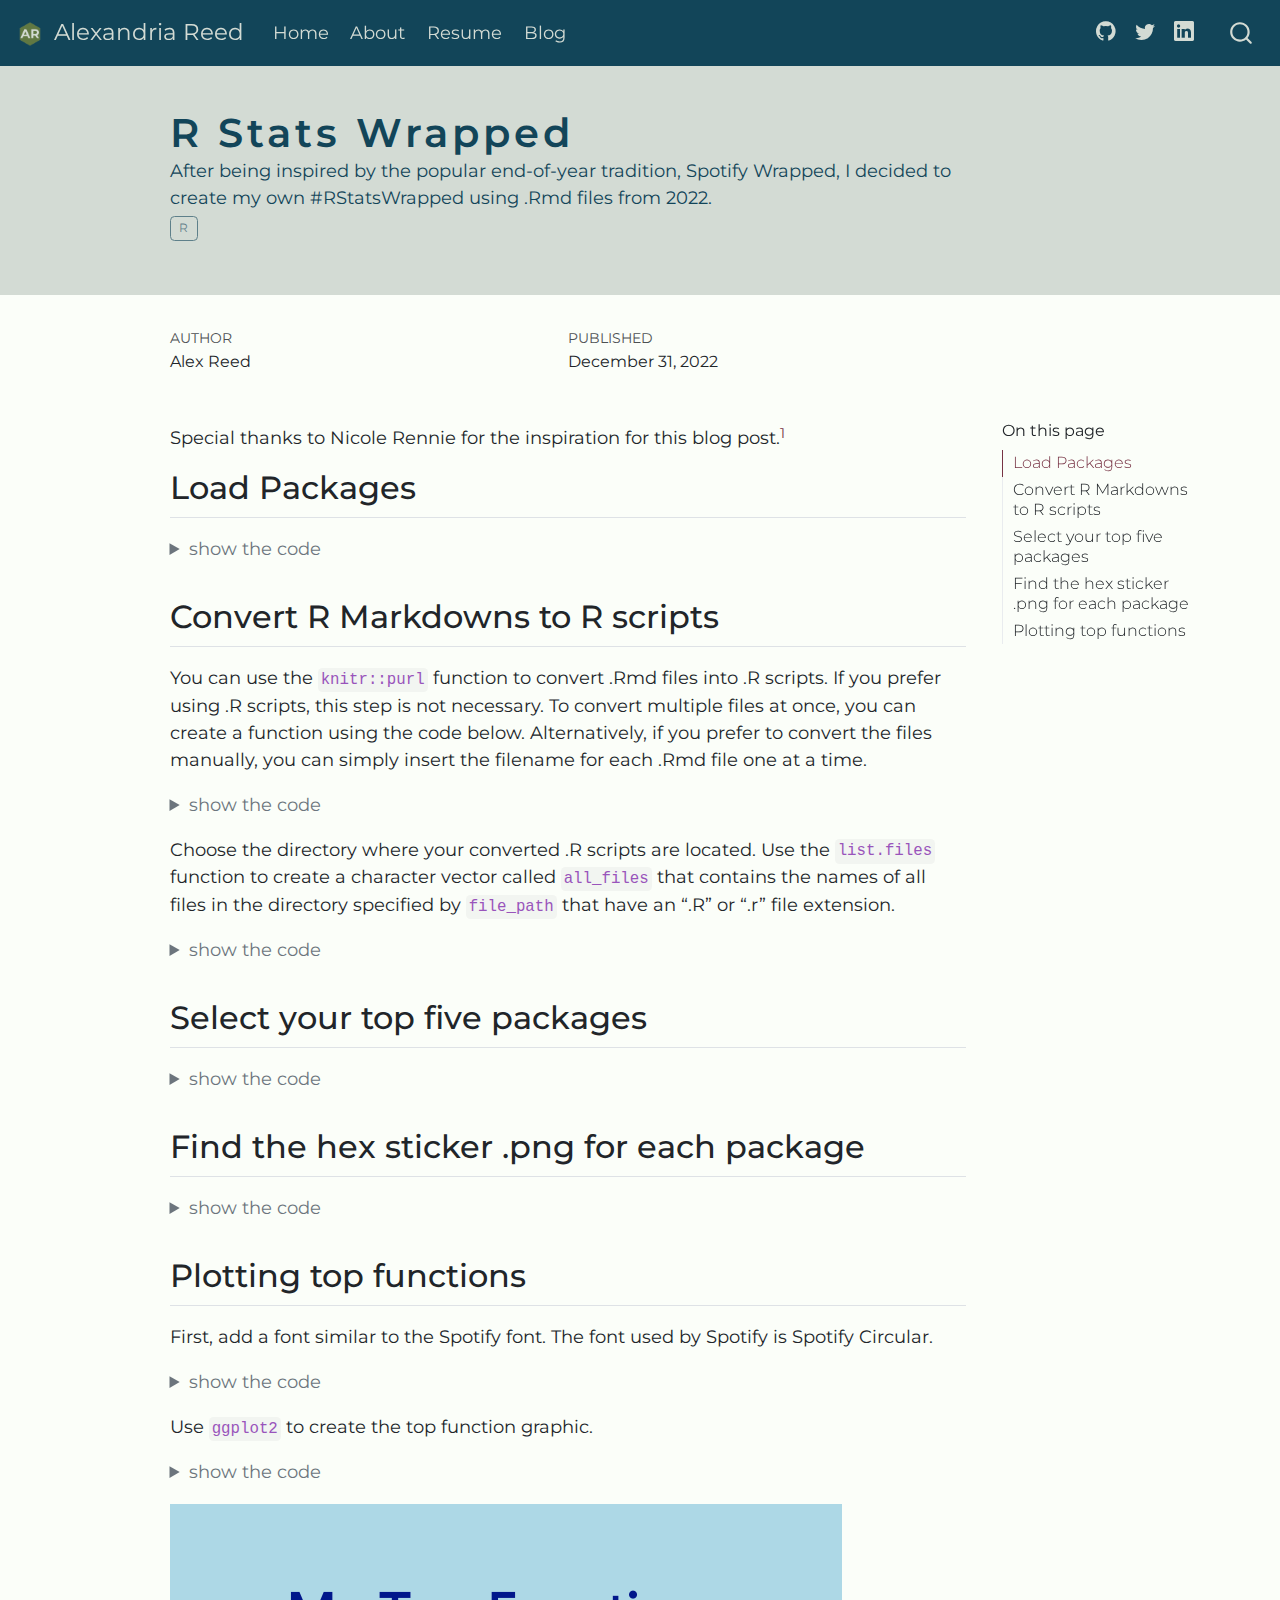
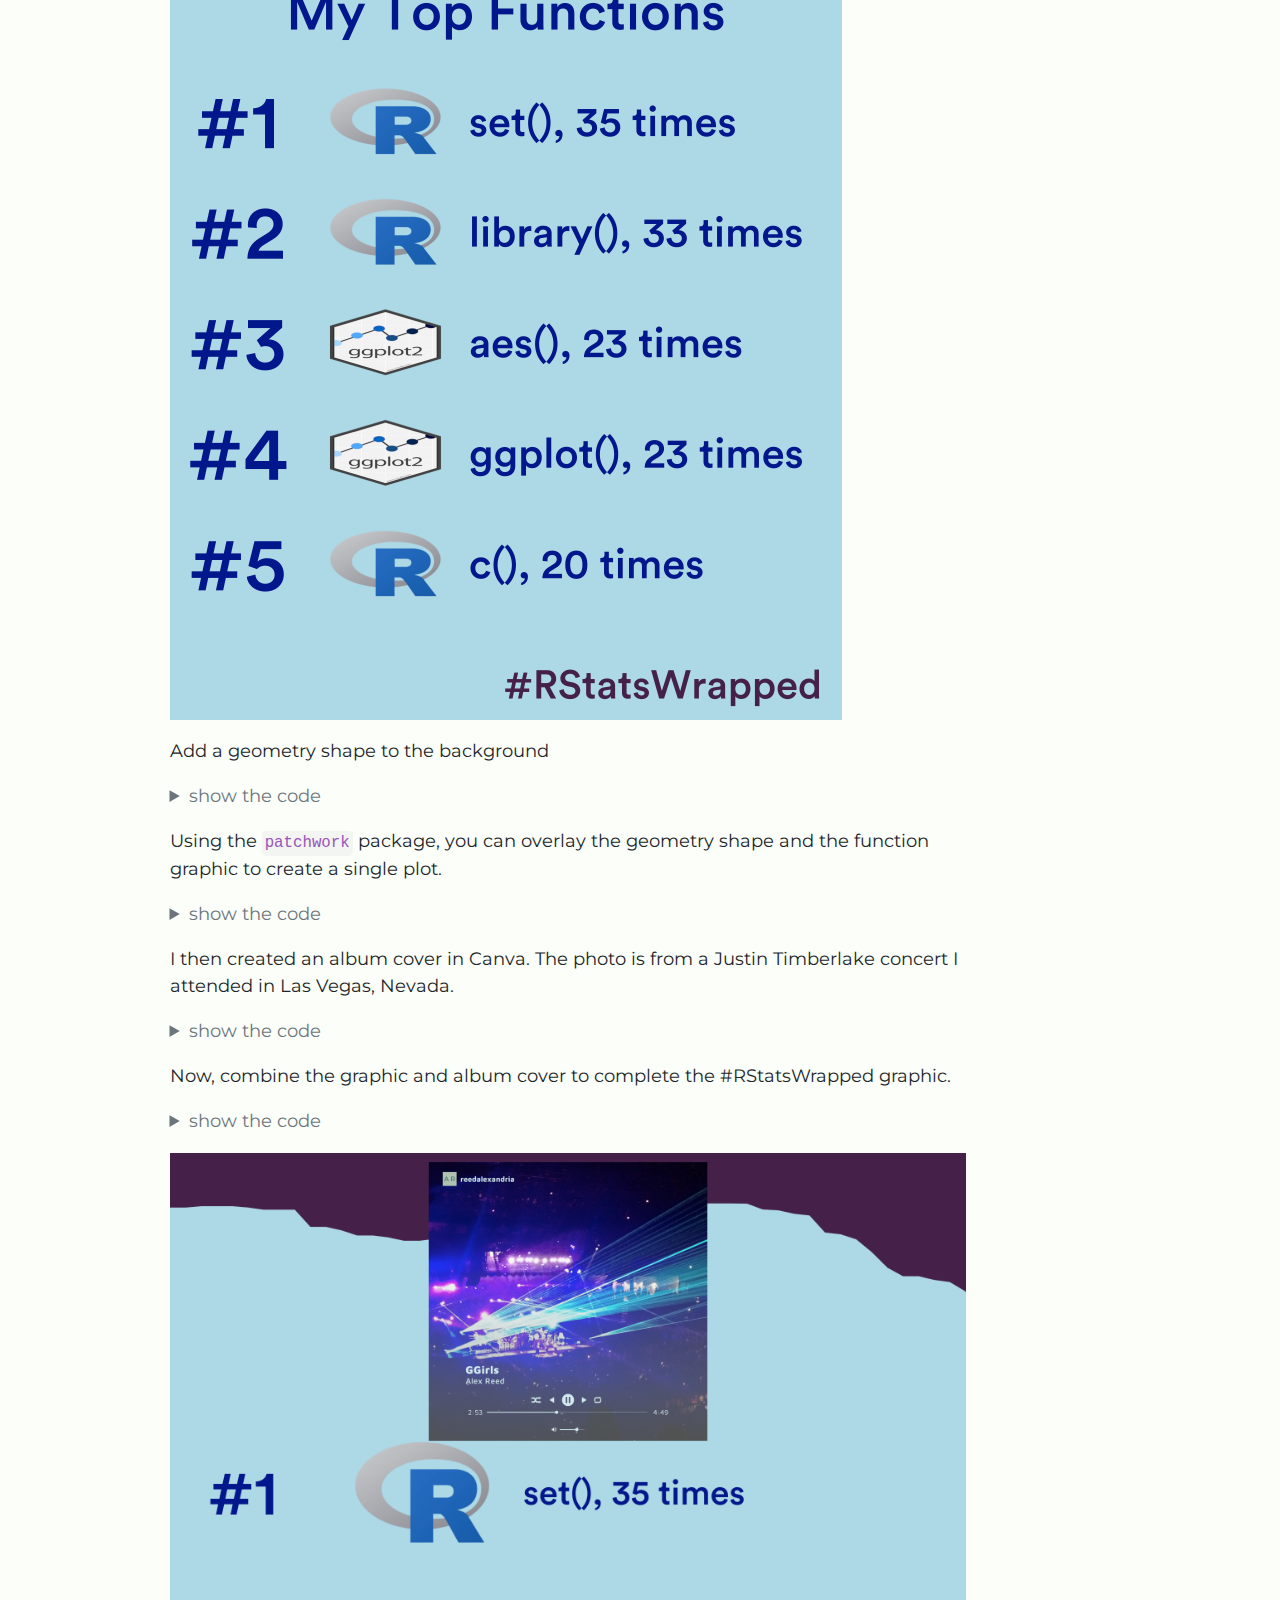
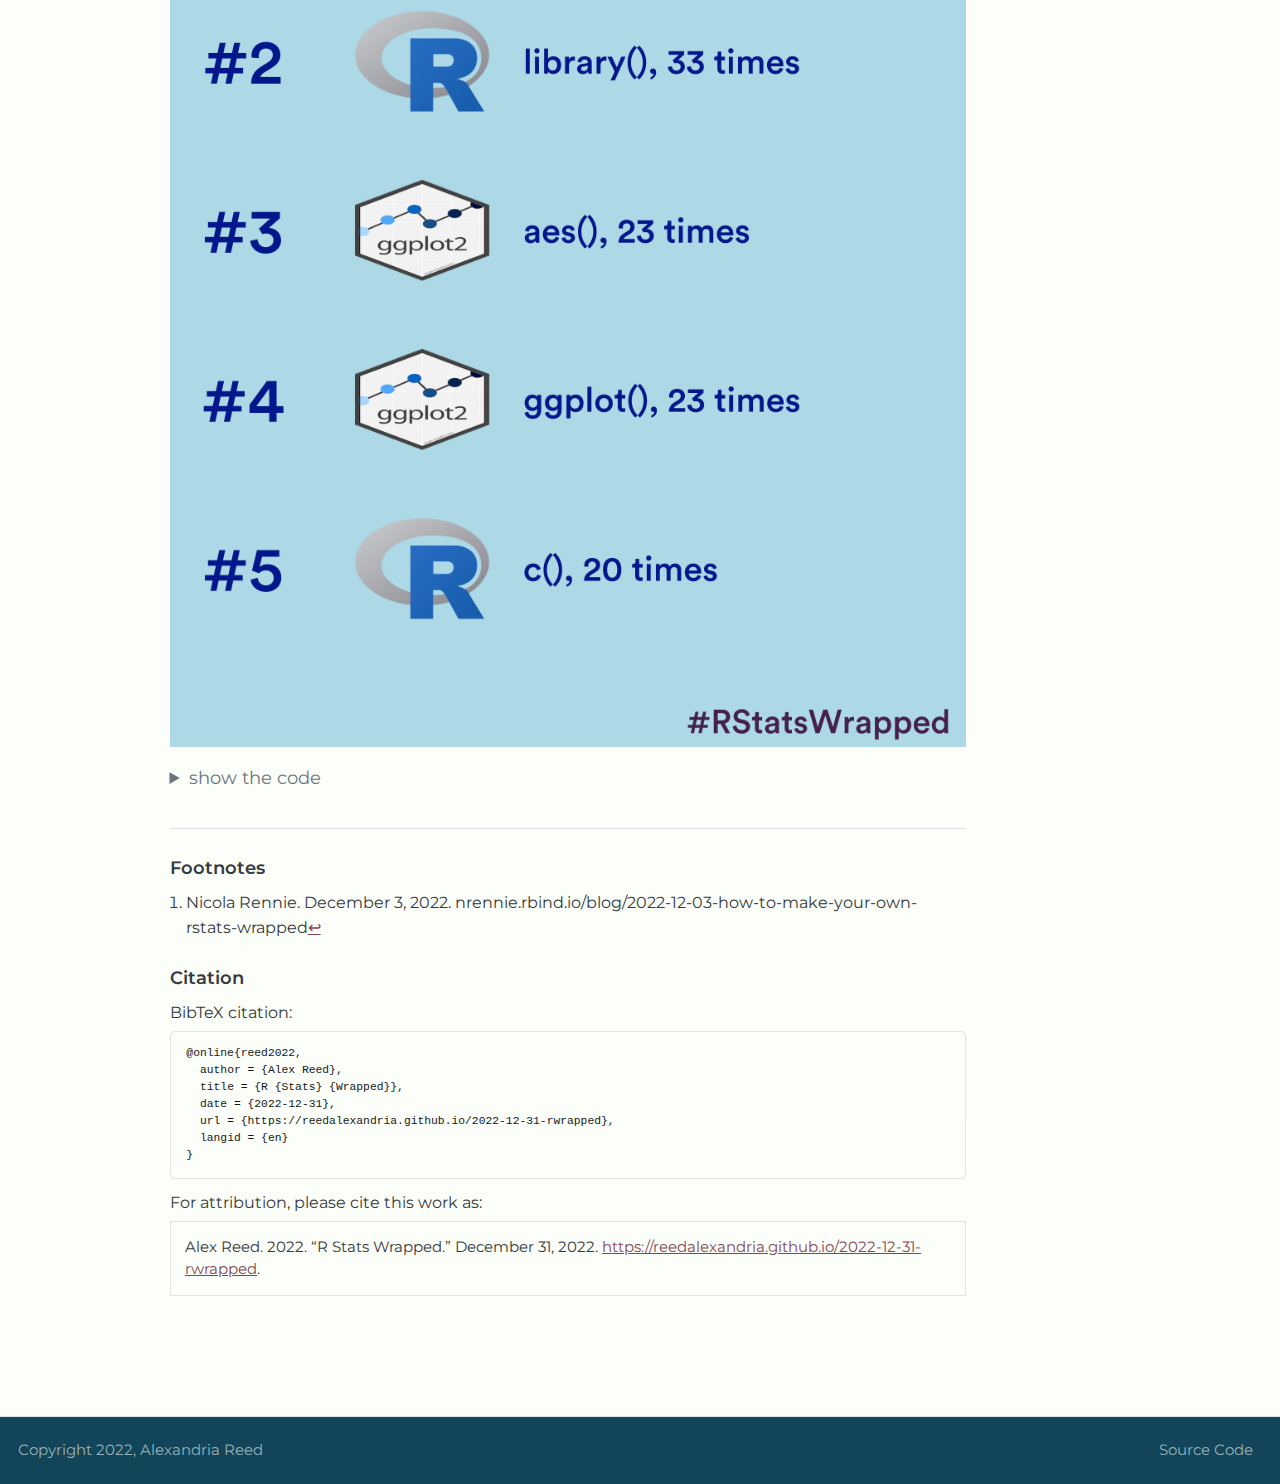
<file: docs/posts/2022-12-31-rwrapped/index.html>
<!DOCTYPE html>
<html xmlns="http://www.w3.org/1999/xhtml" lang="en" xml:lang="en"><head>

<meta charset="utf-8">
<meta name="generator" content="quarto-1.0.36">

<meta name="viewport" content="width=device-width, initial-scale=1.0, user-scalable=yes">

<meta name="author" content="Alex Reed">
<meta name="dcterms.date" content="2022-12-31">
<meta name="description" content="After being inspired by the popular end-of-year tradition, Spotify Wrapped, I decided to create my own #RStatsWrapped using .Rmd files from 2022.">

<title>Alexandria Reed - R Stats Wrapped</title>
<style>
code{white-space: pre-wrap;}
span.smallcaps{font-variant: small-caps;}
span.underline{text-decoration: underline;}
div.column{display: inline-block; vertical-align: top; width: 50%;}
div.hanging-indent{margin-left: 1.5em; text-indent: -1.5em;}
ul.task-list{list-style: none;}
pre > code.sourceCode { white-space: pre; position: relative; }
pre > code.sourceCode > span { display: inline-block; line-height: 1.25; }
pre > code.sourceCode > span:empty { height: 1.2em; }
.sourceCode { overflow: visible; }
code.sourceCode > span { color: inherit; text-decoration: inherit; }
div.sourceCode { margin: 1em 0; }
pre.sourceCode { margin: 0; }
@media screen {
div.sourceCode { overflow: auto; }
}
@media print {
pre > code.sourceCode { white-space: pre-wrap; }
pre > code.sourceCode > span { text-indent: -5em; padding-left: 5em; }
}
pre.numberSource code
  { counter-reset: source-line 0; }
pre.numberSource code > span
  { position: relative; left: -4em; counter-increment: source-line; }
pre.numberSource code > span > a:first-child::before
  { content: counter(source-line);
    position: relative; left: -1em; text-align: right; vertical-align: baseline;
    border: none; display: inline-block;
    -webkit-touch-callout: none; -webkit-user-select: none;
    -khtml-user-select: none; -moz-user-select: none;
    -ms-user-select: none; user-select: none;
    padding: 0 4px; width: 4em;
    color: #aaaaaa;
  }
pre.numberSource { margin-left: 3em; border-left: 1px solid #aaaaaa;  padding-left: 4px; }
div.sourceCode
  {   }
@media screen {
pre > code.sourceCode > span > a:first-child::before { text-decoration: underline; }
}
code span.al { color: #ff0000; font-weight: bold; } /* Alert */
code span.an { color: #60a0b0; font-weight: bold; font-style: italic; } /* Annotation */
code span.at { color: #7d9029; } /* Attribute */
code span.bn { color: #40a070; } /* BaseN */
code span.bu { } /* BuiltIn */
code span.cf { color: #007020; font-weight: bold; } /* ControlFlow */
code span.ch { color: #4070a0; } /* Char */
code span.cn { color: #880000; } /* Constant */
code span.co { color: #60a0b0; font-style: italic; } /* Comment */
code span.cv { color: #60a0b0; font-weight: bold; font-style: italic; } /* CommentVar */
code span.do { color: #ba2121; font-style: italic; } /* Documentation */
code span.dt { color: #902000; } /* DataType */
code span.dv { color: #40a070; } /* DecVal */
code span.er { color: #ff0000; font-weight: bold; } /* Error */
code span.ex { } /* Extension */
code span.fl { color: #40a070; } /* Float */
code span.fu { color: #06287e; } /* Function */
code span.im { } /* Import */
code span.in { color: #60a0b0; font-weight: bold; font-style: italic; } /* Information */
code span.kw { color: #007020; font-weight: bold; } /* Keyword */
code span.op { color: #666666; } /* Operator */
code span.ot { color: #007020; } /* Other */
code span.pp { color: #bc7a00; } /* Preprocessor */
code span.sc { color: #4070a0; } /* SpecialChar */
code span.ss { color: #bb6688; } /* SpecialString */
code span.st { color: #4070a0; } /* String */
code span.va { color: #19177c; } /* Variable */
code span.vs { color: #4070a0; } /* VerbatimString */
code span.wa { color: #60a0b0; font-weight: bold; font-style: italic; } /* Warning */
</style>


<script src="../../site_libs/quarto-nav/quarto-nav.js"></script>
<script src="../../site_libs/quarto-nav/headroom.min.js"></script>
<script src="../../site_libs/clipboard/clipboard.min.js"></script>
<script src="../../site_libs/quarto-search/autocomplete.umd.js"></script>
<script src="../../site_libs/quarto-search/fuse.min.js"></script>
<script src="../../site_libs/quarto-search/quarto-search.js"></script>
<meta name="quarto:offset" content="../../">
<link href="../../image/logo1.png" rel="icon" type="image/png">
<script src="../../site_libs/quarto-html/quarto.js"></script>
<script src="../../site_libs/quarto-html/popper.min.js"></script>
<script src="../../site_libs/quarto-html/tippy.umd.min.js"></script>
<script src="../../site_libs/quarto-html/anchor.min.js"></script>
<link href="../../site_libs/quarto-html/tippy.css" rel="stylesheet">
<link href="../../site_libs/quarto-html/quarto-syntax-highlighting.css" rel="stylesheet" id="quarto-text-highlighting-styles">
<script src="../../site_libs/bootstrap/bootstrap.min.js"></script>
<link href="../../site_libs/bootstrap/bootstrap-icons.css" rel="stylesheet">
<link href="../../site_libs/bootstrap/bootstrap.min.css" rel="stylesheet" id="quarto-bootstrap" data-mode="light">
<script id="quarto-search-options" type="application/json">{
  "location": "navbar",
  "copy-button": false,
  "collapse-after": 3,
  "panel-placement": "end",
  "type": "overlay",
  "limit": 20,
  "language": {
    "search-no-results-text": "No results",
    "search-matching-documents-text": "matching documents",
    "search-copy-link-title": "Copy link to search",
    "search-hide-matches-text": "Hide additional matches",
    "search-more-match-text": "more match in this document",
    "search-more-matches-text": "more matches in this document",
    "search-clear-button-title": "Clear",
    "search-detached-cancel-button-title": "Cancel",
    "search-submit-button-title": "Submit"
  }
}</script>
<style>
    .quarto-title-block .quarto-title-banner {
      color: #124559;
background: #d3dbd4;
    }
    </style>


</head>

<body class="nav-fixed">

<div id="quarto-search-results"></div>
  <header id="quarto-header" class="headroom fixed-top">
    <nav class="navbar navbar-expand-lg navbar-dark ">
      <div class="navbar-container container-fluid">
      <a class="navbar-brand" href="../../index.html">
    <img src="../../image/logo1.png" alt="">
    <span class="navbar-title">Alexandria Reed</span>
  </a>
          <button class="navbar-toggler" type="button" data-bs-toggle="collapse" data-bs-target="#navbarCollapse" aria-controls="navbarCollapse" aria-expanded="false" aria-label="Toggle navigation" onclick="if (window.quartoToggleHeadroom) { window.quartoToggleHeadroom(); }">
  <span class="navbar-toggler-icon"></span>
</button>
          <div class="collapse navbar-collapse" id="navbarCollapse">
            <ul class="navbar-nav navbar-nav-scroll me-auto">
  <li class="nav-item">
    <a class="nav-link" href="../../index.html">Home</a>
  </li>  
  <li class="nav-item">
    <a class="nav-link" href="../../about.html">About</a>
  </li>  
  <li class="nav-item">
    <a class="nav-link" href="../../resume.html">Resume</a>
  </li>  
  <li class="nav-item">
    <a class="nav-link" href="../../blog.html">Blog</a>
  </li>  
</ul>
            <ul class="navbar-nav navbar-nav-scroll ms-auto">
  <li class="nav-item compact">
    <a class="nav-link" href="https://github.com/reedalexandria"><i class="bi bi-github" role="img">
</i> 
 </a>
  </li>  
  <li class="nav-item compact">
    <a class="nav-link" href="https://twitter.com/reedalexandria1"><i class="bi bi-twitter" role="img">
</i> 
 </a>
  </li>  
  <li class="nav-item compact">
    <a class="nav-link" href="https://www.linkedin.com/in/alexandria-reed-579132128/"><i class="bi bi-linkedin" role="img">
</i> 
 </a>
  </li>  
</ul>
              <div id="quarto-search" class="" title="Search"></div>
          </div> <!-- /navcollapse -->
      </div> <!-- /container-fluid -->
    </nav>
</header>
<!-- content -->
<header id="title-block-header" class="quarto-title-block default page-columns page-full">
  <div class="quarto-title-banner page-columns page-full">
    <div class="quarto-title column-body">
      <h1 class="title">R Stats Wrapped</h1>
                  <div>
        <div class="description">
          After being inspired by the popular end-of-year tradition, Spotify Wrapped, I decided to create my own #RStatsWrapped using .Rmd files from 2022.
        </div>
      </div>
                          <div class="quarto-categories">
                <div class="quarto-category">R</div>
              </div>
                  </div>
  </div>
    
  
  <div class="quarto-title-meta">

      <div>
      <div class="quarto-title-meta-heading">Author</div>
      <div class="quarto-title-meta-contents">
               <p>Alex Reed </p>
            </div>
    </div>
      
      <div>
      <div class="quarto-title-meta-heading">Published</div>
      <div class="quarto-title-meta-contents">
        <p class="date">December 31, 2022</p>
      </div>
    </div>
      
    </div>
    
  
  </header><div id="quarto-content" class="quarto-container page-columns page-rows-contents page-layout-article page-navbar">
<!-- sidebar -->
<!-- margin-sidebar -->
    <div id="quarto-margin-sidebar" class="sidebar margin-sidebar">
        <nav id="TOC" role="doc-toc">
    <h2 id="toc-title">On this page</h2>
   
  <ul>
  <li><a href="#load-packages" id="toc-load-packages" class="nav-link active" data-scroll-target="#load-packages">Load Packages</a></li>
  <li><a href="#convert-r-markdowns-to-r-scripts" id="toc-convert-r-markdowns-to-r-scripts" class="nav-link" data-scroll-target="#convert-r-markdowns-to-r-scripts">Convert R Markdowns to R scripts</a></li>
  <li><a href="#select-your-top-five-packages" id="toc-select-your-top-five-packages" class="nav-link" data-scroll-target="#select-your-top-five-packages">Select your top five packages</a></li>
  <li><a href="#find-the-hex-sticker-.png-for-each-package" id="toc-find-the-hex-sticker-.png-for-each-package" class="nav-link" data-scroll-target="#find-the-hex-sticker-.png-for-each-package">Find the hex sticker .png for each package</a></li>
  <li><a href="#plotting-top-functions" id="toc-plotting-top-functions" class="nav-link" data-scroll-target="#plotting-top-functions">Plotting top functions</a></li>
  </ul>
</nav>
    </div>
<!-- main -->
<main class="content quarto-banner-title-block" id="quarto-document-content">




<p>Special thanks to Nicole Rennie for the inspiration for this blog post.<a href="#fn1" class="footnote-ref" id="fnref1" role="doc-noteref"><sup>1</sup></a></p>
<section id="load-packages" class="level2">
<h2 class="anchored" data-anchor-id="load-packages">Load Packages</h2>
<div class="cell">
<details>
<summary>show the code</summary>
<div class="sourceCode cell-code" id="cb1"><pre class="sourceCode r code-with-copy"><code class="sourceCode r"><span id="cb1-1"><a href="#cb1-1" aria-hidden="true" tabindex="-1"></a><span class="fu">library</span>(NCmisc)</span>
<span id="cb1-2"><a href="#cb1-2" aria-hidden="true" tabindex="-1"></a><span class="fu">library</span>(janitor)</span>
<span id="cb1-3"><a href="#cb1-3" aria-hidden="true" tabindex="-1"></a><span class="fu">library</span>(tidyverse)</span>
<span id="cb1-4"><a href="#cb1-4" aria-hidden="true" tabindex="-1"></a><span class="fu">library</span>(patchwork)</span>
<span id="cb1-5"><a href="#cb1-5" aria-hidden="true" tabindex="-1"></a><span class="fu">library</span>(showtext)</span>
<span id="cb1-6"><a href="#cb1-6" aria-hidden="true" tabindex="-1"></a><span class="fu">library</span>(ggtextures)</span>
<span id="cb1-7"><a href="#cb1-7" aria-hidden="true" tabindex="-1"></a><span class="fu">library</span>(png)</span>
<span id="cb1-8"><a href="#cb1-8" aria-hidden="true" tabindex="-1"></a><span class="fu">library</span>(cowplot)</span></code><button title="Copy to Clipboard" class="code-copy-button"><i class="bi"></i></button></pre></div>
</details>
</div>
</section>
<section id="convert-r-markdowns-to-r-scripts" class="level2">
<h2 class="anchored" data-anchor-id="convert-r-markdowns-to-r-scripts">Convert R Markdowns to R scripts</h2>
<p>You can use the <code>knitr::purl</code> function to convert .Rmd files into .R scripts. If you prefer using .R scripts, this step is not necessary. To convert multiple files at once, you can create a function using the code below. Alternatively, if you prefer to convert the files manually, you can simply insert the filename for each .Rmd file one at a time.</p>
<div class="cell">
<details>
<summary>show the code</summary>
<div class="sourceCode cell-code" id="cb2"><pre class="sourceCode r code-with-copy"><code class="sourceCode r"><span id="cb2-1"><a href="#cb2-1" aria-hidden="true" tabindex="-1"></a><span class="co">#Convert R Markdown to R script</span></span>
<span id="cb2-2"><a href="#cb2-2" aria-hidden="true" tabindex="-1"></a><span class="co"># knitr::purl("filepath/filename.Rmd")</span></span></code><button title="Copy to Clipboard" class="code-copy-button"><i class="bi"></i></button></pre></div>
</details>
</div>
<p>Choose the directory where your converted .R scripts are located. Use the <code>list.files</code> function to create a character vector called <code>all_files</code> that contains the names of all files in the directory specified by <code>file_path</code> that have an “.R” or “.r” file extension.</p>
<div class="cell">
<details>
<summary>show the code</summary>
<div class="sourceCode cell-code" id="cb3"><pre class="sourceCode r code-with-copy"><code class="sourceCode r"><span id="cb3-1"><a href="#cb3-1" aria-hidden="true" tabindex="-1"></a>file_path <span class="ot">&lt;-</span> (<span class="st">"/Users/alexreed/Documents/MEDS/Website/reedalexandria.github.io/posts/2022-12-31-rwrapped/data"</span>)</span>
<span id="cb3-2"><a href="#cb3-2" aria-hidden="true" tabindex="-1"></a>all_files <span class="ot">&lt;-</span> <span class="fu">list.files</span>(<span class="at">path =</span> file_path, <span class="at">recursive =</span> <span class="cn">TRUE</span>, <span class="at">pattern =</span> <span class="st">"</span><span class="sc">\\</span><span class="st">.[Rr]$"</span>)</span>
<span id="cb3-3"><a href="#cb3-3" aria-hidden="true" tabindex="-1"></a>all_functions <span class="ot">&lt;-</span> <span class="fu">map</span>(<span class="at">.x =</span> all_files, <span class="at">.f =</span> <span class="sc">~</span> <span class="fu">list.functions.in.file</span>(<span class="fu">file.path</span>(file_path, .x)))</span></code><button title="Copy to Clipboard" class="code-copy-button"><i class="bi"></i></button></pre></div>
</details>
</div>
</section>
<section id="select-your-top-five-packages" class="level2">
<h2 class="anchored" data-anchor-id="select-your-top-five-packages">Select your top five packages</h2>
<div class="cell">
<details>
<summary>show the code</summary>
<div class="sourceCode cell-code" id="cb4"><pre class="sourceCode r code-with-copy"><code class="sourceCode r"><span id="cb4-1"><a href="#cb4-1" aria-hidden="true" tabindex="-1"></a>func_data <span class="ot">&lt;-</span> <span class="fu">unlist</span>(all_functions) <span class="sc">|&gt;</span></span>
<span id="cb4-2"><a href="#cb4-2" aria-hidden="true" tabindex="-1"></a>  <span class="fu">unname</span>() <span class="sc">|&gt;</span> </span>
<span id="cb4-3"><a href="#cb4-3" aria-hidden="true" tabindex="-1"></a>  <span class="fu">tabyl</span>() <span class="sc">|&gt;</span> </span>
<span id="cb4-4"><a href="#cb4-4" aria-hidden="true" tabindex="-1"></a>  <span class="fu">as_tibble</span>() <span class="sc">|&gt;</span> </span>
<span id="cb4-5"><a href="#cb4-5" aria-hidden="true" tabindex="-1"></a>  <span class="fu">rename</span>(<span class="at">func =</span> <span class="st">"unname(unlist(all_functions))"</span>) <span class="sc">|&gt;</span></span>
<span id="cb4-6"><a href="#cb4-6" aria-hidden="true" tabindex="-1"></a>  <span class="fu">slice_max</span>(n, <span class="at">n =</span> <span class="dv">5</span>, <span class="at">with_ties =</span> <span class="cn">FALSE</span>) </span></code><button title="Copy to Clipboard" class="code-copy-button"><i class="bi"></i></button></pre></div>
</details>
</div>
</section>
<section id="find-the-hex-sticker-.png-for-each-package" class="level2">
<h2 class="anchored" data-anchor-id="find-the-hex-sticker-.png-for-each-package">Find the hex sticker .png for each package</h2>
<div class="cell">
<details>
<summary>show the code</summary>
<div class="sourceCode cell-code" id="cb5"><pre class="sourceCode r code-with-copy"><code class="sourceCode r"><span id="cb5-1"><a href="#cb5-1" aria-hidden="true" tabindex="-1"></a>hex_imgs <span class="ot">&lt;-</span> <span class="fu">tibble</span>(<span class="at">img =</span> <span class="fu">c</span>(<span class="st">"https://www.r-project.org/logo/Rlogo.png"</span>,</span>
<span id="cb5-2"><a href="#cb5-2" aria-hidden="true" tabindex="-1"></a>                       <span class="st">"https://www.r-project.org/logo/Rlogo.png"</span>,</span>
<span id="cb5-3"><a href="#cb5-3" aria-hidden="true" tabindex="-1"></a>                       <span class="st">"https://ggplot2.tidyverse.org/logo.png"</span>,</span>
<span id="cb5-4"><a href="#cb5-4" aria-hidden="true" tabindex="-1"></a>                       <span class="st">"https://ggplot2.tidyverse.org/logo.png"</span>,</span>
<span id="cb5-5"><a href="#cb5-5" aria-hidden="true" tabindex="-1"></a>                       <span class="st">"https://www.r-project.org/logo/Rlogo.png"</span>))</span></code><button title="Copy to Clipboard" class="code-copy-button"><i class="bi"></i></button></pre></div>
</details>
</div>
</section>
<section id="plotting-top-functions" class="level2">
<h2 class="anchored" data-anchor-id="plotting-top-functions">Plotting top functions</h2>
<p>First, add a font similar to the Spotify font. The font used by Spotify is Spotify Circular.</p>
<div class="cell">
<details>
<summary>show the code</summary>
<div class="sourceCode cell-code" id="cb6"><pre class="sourceCode r code-with-copy"><code class="sourceCode r"><span id="cb6-1"><a href="#cb6-1" aria-hidden="true" tabindex="-1"></a><span class="fu">font_add</span>(<span class="st">"Circular"</span>, <span class="st">"/Users/alexreed/Downloads/Circular/CircularStd-Medium.otf"</span>)</span>
<span id="cb6-2"><a href="#cb6-2" aria-hidden="true" tabindex="-1"></a><span class="fu">showtext_auto</span>()</span></code><button title="Copy to Clipboard" class="code-copy-button"><i class="bi"></i></button></pre></div>
</details>
</div>
<p>Use <code>ggplot2</code> to create the top function graphic.</p>
<div class="cell" data-fig.dim="[7,8.5]">
<details>
<summary>show the code</summary>
<div class="sourceCode cell-code" id="cb7"><pre class="sourceCode r code-with-copy"><code class="sourceCode r"><span id="cb7-1"><a href="#cb7-1" aria-hidden="true" tabindex="-1"></a>top_functions <span class="ot">&lt;-</span> <span class="fu">ggplot</span>() <span class="sc">+</span></span>
<span id="cb7-2"><a href="#cb7-2" aria-hidden="true" tabindex="-1"></a>  <span class="co"># add text with the numbers 1 to 5</span></span>
<span id="cb7-3"><a href="#cb7-3" aria-hidden="true" tabindex="-1"></a>  <span class="fu">geom_text</span>(<span class="at">data =</span> <span class="fu">data.frame</span>(),</span>
<span id="cb7-4"><a href="#cb7-4" aria-hidden="true" tabindex="-1"></a>            <span class="at">mapping =</span> <span class="fu">aes</span>(<span class="at">x =</span> <span class="fu">rep</span>(<span class="dv">1</span>, <span class="dv">5</span>),</span>
<span id="cb7-5"><a href="#cb7-5" aria-hidden="true" tabindex="-1"></a>                          <span class="at">y =</span> <span class="dv">1</span><span class="sc">:</span><span class="dv">5</span>,</span>
<span id="cb7-6"><a href="#cb7-6" aria-hidden="true" tabindex="-1"></a>                          <span class="at">label =</span> <span class="fu">paste0</span>(<span class="st">"#"</span>, <span class="dv">1</span><span class="sc">:</span><span class="dv">5</span>)),</span>
<span id="cb7-7"><a href="#cb7-7" aria-hidden="true" tabindex="-1"></a>            <span class="at">colour =</span> <span class="st">"#00008b"</span>,</span>
<span id="cb7-8"><a href="#cb7-8" aria-hidden="true" tabindex="-1"></a>            <span class="at">size =</span> <span class="dv">20</span>,</span>
<span id="cb7-9"><a href="#cb7-9" aria-hidden="true" tabindex="-1"></a>            <span class="at">fontface =</span> <span class="st">"bold"</span>,</span>
<span id="cb7-10"><a href="#cb7-10" aria-hidden="true" tabindex="-1"></a>            <span class="at">family =</span> <span class="st">"Circular"</span>) <span class="sc">+</span></span>
<span id="cb7-11"><a href="#cb7-11" aria-hidden="true" tabindex="-1"></a>  <span class="co"># add text with the names of the functions, and the number of times its used</span></span>
<span id="cb7-12"><a href="#cb7-12" aria-hidden="true" tabindex="-1"></a>  <span class="fu">geom_text</span>(<span class="at">data =</span> func_data,</span>
<span id="cb7-13"><a href="#cb7-13" aria-hidden="true" tabindex="-1"></a>            <span class="at">mapping =</span> <span class="fu">aes</span>(<span class="at">x =</span> <span class="fu">rep</span>(<span class="fl">2.25</span>, <span class="dv">5</span>),</span>
<span id="cb7-14"><a href="#cb7-14" aria-hidden="true" tabindex="-1"></a>                          <span class="at">y =</span> <span class="dv">1</span><span class="sc">:</span><span class="dv">5</span>,</span>
<span id="cb7-15"><a href="#cb7-15" aria-hidden="true" tabindex="-1"></a>                          <span class="at">label =</span> <span class="fu">paste0</span>(func, <span class="st">"(), "</span>, n, <span class="st">" times"</span>)),</span>
<span id="cb7-16"><a href="#cb7-16" aria-hidden="true" tabindex="-1"></a>            <span class="at">colour =</span> <span class="st">"#00008b"</span>,</span>
<span id="cb7-17"><a href="#cb7-17" aria-hidden="true" tabindex="-1"></a>            <span class="at">hjust =</span> <span class="dv">0</span>,</span>
<span id="cb7-18"><a href="#cb7-18" aria-hidden="true" tabindex="-1"></a>            <span class="at">size =</span> <span class="dv">11</span>,</span>
<span id="cb7-19"><a href="#cb7-19" aria-hidden="true" tabindex="-1"></a>            <span class="at">fontface =</span> <span class="st">"bold"</span>,</span>
<span id="cb7-20"><a href="#cb7-20" aria-hidden="true" tabindex="-1"></a>            <span class="at">family =</span> <span class="st">"Circular"</span>) <span class="sc">+</span></span>
<span id="cb7-21"><a href="#cb7-21" aria-hidden="true" tabindex="-1"></a>  <span class="co"># add images for each package</span></span>
<span id="cb7-22"><a href="#cb7-22" aria-hidden="true" tabindex="-1"></a>  <span class="fu">geom_textured_rect</span>(<span class="at">data =</span> hex_imgs, </span>
<span id="cb7-23"><a href="#cb7-23" aria-hidden="true" tabindex="-1"></a>                     <span class="fu">aes</span>(<span class="at">xmin =</span> <span class="fu">rep</span>(<span class="fl">1.5</span>, <span class="dv">5</span>), <span class="at">xmax =</span> <span class="fu">rep</span>(<span class="fl">2.1</span>, <span class="dv">5</span>),</span>
<span id="cb7-24"><a href="#cb7-24" aria-hidden="true" tabindex="-1"></a>                         <span class="at">ymax =</span> <span class="dv">1</span><span class="sc">:</span><span class="dv">5</span><span class="fl">-0.3</span>, <span class="at">ymin =</span> <span class="dv">1</span><span class="sc">:</span><span class="dv">5</span><span class="fl">+0.3</span>, <span class="at">image =</span> img), </span>
<span id="cb7-25"><a href="#cb7-25" aria-hidden="true" tabindex="-1"></a>                     <span class="at">lty =</span> <span class="st">"blank"</span>,</span>
<span id="cb7-26"><a href="#cb7-26" aria-hidden="true" tabindex="-1"></a>                     <span class="at">fill=</span><span class="st">"transparent"</span>,</span>
<span id="cb7-27"><a href="#cb7-27" aria-hidden="true" tabindex="-1"></a>                     <span class="at">nrow =</span> <span class="dv">1</span>,</span>
<span id="cb7-28"><a href="#cb7-28" aria-hidden="true" tabindex="-1"></a>                     <span class="at">ncol =</span> <span class="dv">1</span>,</span>
<span id="cb7-29"><a href="#cb7-29" aria-hidden="true" tabindex="-1"></a>                     <span class="at">img_width =</span> <span class="fu">unit</span>(<span class="dv">1</span>, <span class="st">"null"</span>),</span>
<span id="cb7-30"><a href="#cb7-30" aria-hidden="true" tabindex="-1"></a>                     <span class="at">img_height =</span> <span class="fu">unit</span>(<span class="dv">1</span>, <span class="st">"null"</span>),</span>
<span id="cb7-31"><a href="#cb7-31" aria-hidden="true" tabindex="-1"></a>                     <span class="at">position =</span> <span class="st">"identity"</span>)  <span class="sc">+</span></span>
<span id="cb7-32"><a href="#cb7-32" aria-hidden="true" tabindex="-1"></a>  <span class="co"># add title using geom_text() instead of labs()</span></span>
<span id="cb7-33"><a href="#cb7-33" aria-hidden="true" tabindex="-1"></a>  <span class="fu">geom_text</span>(<span class="at">data =</span> <span class="fu">data.frame</span>(),</span>
<span id="cb7-34"><a href="#cb7-34" aria-hidden="true" tabindex="-1"></a>            <span class="fu">aes</span>(<span class="at">x =</span> <span class="fl">2.45</span>, <span class="at">y =</span> <span class="dv">0</span>, <span class="at">label =</span> <span class="st">"My Top Functions"</span>),</span>
<span id="cb7-35"><a href="#cb7-35" aria-hidden="true" tabindex="-1"></a>            <span class="at">colour =</span> <span class="st">"#00008b"</span>,</span>
<span id="cb7-36"><a href="#cb7-36" aria-hidden="true" tabindex="-1"></a>            <span class="at">fontface =</span> <span class="st">"bold"</span>,</span>
<span id="cb7-37"><a href="#cb7-37" aria-hidden="true" tabindex="-1"></a>            <span class="at">hjust =</span> <span class="fl">0.5</span>,</span>
<span id="cb7-38"><a href="#cb7-38" aria-hidden="true" tabindex="-1"></a>            <span class="at">size =</span> <span class="dv">14</span>,</span>
<span id="cb7-39"><a href="#cb7-39" aria-hidden="true" tabindex="-1"></a>            <span class="at">family =</span> <span class="st">"Circular"</span>) <span class="sc">+</span></span>
<span id="cb7-40"><a href="#cb7-40" aria-hidden="true" tabindex="-1"></a>  <span class="co"># set axis limits and reverse y axis</span></span>
<span id="cb7-41"><a href="#cb7-41" aria-hidden="true" tabindex="-1"></a>  <span class="fu">scale_x_continuous</span>(<span class="at">limits =</span> <span class="fu">c</span>(<span class="fl">0.9</span>, <span class="dv">4</span>)) <span class="sc">+</span></span>
<span id="cb7-42"><a href="#cb7-42" aria-hidden="true" tabindex="-1"></a>  <span class="fu">scale_y_reverse</span>(<span class="at">limits =</span> <span class="fu">c</span>(<span class="fl">5.5</span>, <span class="sc">-</span><span class="fl">0.2</span>)) <span class="sc">+</span></span>
<span id="cb7-43"><a href="#cb7-43" aria-hidden="true" tabindex="-1"></a>  <span class="co"># add a caption</span></span>
<span id="cb7-44"><a href="#cb7-44" aria-hidden="true" tabindex="-1"></a>  <span class="fu">labs</span>(<span class="at">caption =</span> <span class="st">"#RStatsWrapped"</span>) <span class="sc">+</span></span>
<span id="cb7-45"><a href="#cb7-45" aria-hidden="true" tabindex="-1"></a>  <span class="co"># set the theme</span></span>
<span id="cb7-46"><a href="#cb7-46" aria-hidden="true" tabindex="-1"></a>  <span class="fu">theme_void</span>() <span class="sc">+</span></span>
<span id="cb7-47"><a href="#cb7-47" aria-hidden="true" tabindex="-1"></a>  <span class="fu">theme</span>(<span class="at">plot.background =</span> <span class="fu">element_rect</span>(<span class="at">fill =</span> <span class="st">"#ADD8E6"</span>, <span class="at">colour =</span> <span class="st">"#ADD8E6"</span>),</span>
<span id="cb7-48"><a href="#cb7-48" aria-hidden="true" tabindex="-1"></a>        <span class="at">panel.background =</span> <span class="fu">element_rect</span>(<span class="at">fill =</span> <span class="st">"#ADD8E6"</span>, <span class="at">colour =</span> <span class="st">"#ADD8E6"</span>),</span>
<span id="cb7-49"><a href="#cb7-49" aria-hidden="true" tabindex="-1"></a>        <span class="at">plot.margin =</span> <span class="fu">margin</span>(<span class="dv">40</span>, <span class="dv">15</span>, <span class="dv">10</span>, <span class="dv">15</span>),</span>
<span id="cb7-50"><a href="#cb7-50" aria-hidden="true" tabindex="-1"></a>        <span class="at">plot.caption =</span> <span class="fu">element_text</span>(<span class="at">colour =</span> <span class="st">"#46214a"</span>,</span>
<span id="cb7-51"><a href="#cb7-51" aria-hidden="true" tabindex="-1"></a>                                  <span class="at">margin =</span> <span class="fu">margin</span>(<span class="at">t =</span> <span class="dv">15</span>),</span>
<span id="cb7-52"><a href="#cb7-52" aria-hidden="true" tabindex="-1"></a>                                  <span class="at">face =</span> <span class="st">"bold"</span>,</span>
<span id="cb7-53"><a href="#cb7-53" aria-hidden="true" tabindex="-1"></a>                                  <span class="at">hjust =</span> <span class="dv">1</span>,</span>
<span id="cb7-54"><a href="#cb7-54" aria-hidden="true" tabindex="-1"></a>                                  <span class="at">size =</span> <span class="dv">30</span>,</span>
<span id="cb7-55"><a href="#cb7-55" aria-hidden="true" tabindex="-1"></a>                                  <span class="at">family =</span> <span class="st">"Circular"</span>))</span>
<span id="cb7-56"><a href="#cb7-56" aria-hidden="true" tabindex="-1"></a></span>
<span id="cb7-57"><a href="#cb7-57" aria-hidden="true" tabindex="-1"></a>top_functions</span></code><button title="Copy to Clipboard" class="code-copy-button"><i class="bi"></i></button></pre></div>
</details>
<div class="cell-output-display">
<p><img src="index_files/figure-html/unnamed-chunk-7-1.png" class="img-fluid" width="672"></p>
</div>
</div>
<p>Add a geometry shape to the background</p>
<div class="cell">
<details>
<summary>show the code</summary>
<div class="sourceCode cell-code" id="cb8"><pre class="sourceCode r code-with-copy"><code class="sourceCode r"><span id="cb8-1"><a href="#cb8-1" aria-hidden="true" tabindex="-1"></a><span class="fu">set.seed</span>(<span class="dv">123</span>)</span>
<span id="cb8-2"><a href="#cb8-2" aria-hidden="true" tabindex="-1"></a>curve1 <span class="ot">&lt;-</span> <span class="fu">tibble</span>(<span class="at">x =</span> <span class="dv">1</span><span class="sc">:</span><span class="dv">100</span>) <span class="sc">%&gt;%</span> </span>
<span id="cb8-3"><a href="#cb8-3" aria-hidden="true" tabindex="-1"></a>  <span class="fu">mutate</span>(<span class="at">y =</span> <span class="dv">20</span> <span class="sc">+</span> <span class="fu">smooth</span>(<span class="fu">cumsum</span>(<span class="fu">rnorm</span>(<span class="dv">100</span>))))</span>
<span id="cb8-4"><a href="#cb8-4" aria-hidden="true" tabindex="-1"></a>inset1 <span class="ot">&lt;-</span> <span class="fu">ggplot</span>(<span class="at">data =</span> curve1,</span>
<span id="cb8-5"><a href="#cb8-5" aria-hidden="true" tabindex="-1"></a>       <span class="fu">aes</span>(<span class="at">x =</span> x, <span class="at">y =</span> y)) <span class="sc">+</span></span>
<span id="cb8-6"><a href="#cb8-6" aria-hidden="true" tabindex="-1"></a>  <span class="fu">geom_area</span>(<span class="at">fill =</span> <span class="st">"#46214a"</span>) <span class="sc">+</span></span>
<span id="cb8-7"><a href="#cb8-7" aria-hidden="true" tabindex="-1"></a>  <span class="fu">theme_void</span>() <span class="sc">+</span></span>
<span id="cb8-8"><a href="#cb8-8" aria-hidden="true" tabindex="-1"></a>  <span class="fu">coord_fixed</span>() <span class="sc">+</span></span>
<span id="cb8-9"><a href="#cb8-9" aria-hidden="true" tabindex="-1"></a>  <span class="fu">scale_y_reverse</span>()</span></code><button title="Copy to Clipboard" class="code-copy-button"><i class="bi"></i></button></pre></div>
</details>
</div>
<p>Using the <code>patchwork</code> package, you can overlay the geometry shape and the function graphic to create a single plot.</p>
<div class="cell">
<details>
<summary>show the code</summary>
<div class="sourceCode cell-code" id="cb9"><pre class="sourceCode r code-with-copy"><code class="sourceCode r"><span id="cb9-1"><a href="#cb9-1" aria-hidden="true" tabindex="-1"></a>updated <span class="ot">&lt;-</span> top_functions <span class="sc">+</span> <span class="fu">inset_element</span>(inset1, <span class="at">left =</span> <span class="sc">-</span><span class="dv">1</span>, <span class="at">right =</span> <span class="fl">1.2</span>, <span class="at">bottom =</span> <span class="dv">0</span>, <span class="at">top =</span> <span class="fl">2.2</span>, <span class="at">align_to =</span> <span class="st">"full"</span>) <span class="sc">&amp;</span></span>
<span id="cb9-2"><a href="#cb9-2" aria-hidden="true" tabindex="-1"></a>  <span class="fu">theme</span>(<span class="at">plot.background =</span> <span class="fu">element_rect</span>(<span class="at">fill =</span> <span class="st">"#ADD8E6"</span>, <span class="at">colour =</span> <span class="st">"#ADD8E6"</span>),</span>
<span id="cb9-3"><a href="#cb9-3" aria-hidden="true" tabindex="-1"></a>        <span class="at">panel.background =</span> <span class="fu">element_rect</span>(<span class="at">fill =</span> <span class="st">"#ADD8E6"</span>, <span class="at">colour =</span> <span class="st">"#ADD8E6"</span>),</span>
<span id="cb9-4"><a href="#cb9-4" aria-hidden="true" tabindex="-1"></a>        <span class="at">plot.margin =</span> <span class="fu">margin</span>(<span class="dv">40</span>, <span class="dv">7</span>, <span class="dv">5</span>, <span class="dv">7</span>),</span>
<span id="cb9-5"><a href="#cb9-5" aria-hidden="true" tabindex="-1"></a>        <span class="at">plot.caption =</span> <span class="fu">element_text</span>(<span class="at">colour =</span> <span class="st">"#46214a"</span>,</span>
<span id="cb9-6"><a href="#cb9-6" aria-hidden="true" tabindex="-1"></a>                                    <span class="at">margin =</span> <span class="fu">margin</span>(<span class="at">t =</span> <span class="dv">5</span>),</span>
<span id="cb9-7"><a href="#cb9-7" aria-hidden="true" tabindex="-1"></a>                                    <span class="at">face =</span> <span class="st">"bold"</span>,</span>
<span id="cb9-8"><a href="#cb9-8" aria-hidden="true" tabindex="-1"></a>                                    <span class="at">hjust =</span> <span class="dv">1</span>,</span>
<span id="cb9-9"><a href="#cb9-9" aria-hidden="true" tabindex="-1"></a>                                    <span class="at">size =</span> <span class="dv">30</span>))</span></code><button title="Copy to Clipboard" class="code-copy-button"><i class="bi"></i></button></pre></div>
</details>
</div>
<p>I then created an album cover in Canva. The photo is from a Justin Timberlake concert I attended in Las Vegas, Nevada.</p>
<div class="cell">
<details>
<summary>show the code</summary>
<div class="sourceCode cell-code" id="cb10"><pre class="sourceCode r code-with-copy"><code class="sourceCode r"><span id="cb10-1"><a href="#cb10-1" aria-hidden="true" tabindex="-1"></a>album <span class="ot">&lt;-</span> <span class="fu">readPNG</span>(<span class="st">"/Users/alexreed/Documents/MEDS/Practice/wrapped/album_cover.png"</span>, <span class="at">native =</span> <span class="cn">TRUE</span>)</span></code><button title="Copy to Clipboard" class="code-copy-button"><i class="bi"></i></button></pre></div>
</details>
</div>
<p>Now, combine the graphic and album cover to complete the #RStatsWrapped graphic.</p>
<div class="cell" data-fig.dim="[10,15]">
<details>
<summary>show the code</summary>
<div class="sourceCode cell-code" id="cb11"><pre class="sourceCode r code-with-copy"><code class="sourceCode r"><span id="cb11-1"><a href="#cb11-1" aria-hidden="true" tabindex="-1"></a><span class="fu">ggdraw</span>(updated) <span class="sc">+</span> </span>
<span id="cb11-2"><a href="#cb11-2" aria-hidden="true" tabindex="-1"></a>  <span class="fu">draw_image</span>(album,</span>
<span id="cb11-3"><a href="#cb11-3" aria-hidden="true" tabindex="-1"></a>             <span class="at">scale =</span> <span class="fl">0.35</span>,</span>
<span id="cb11-4"><a href="#cb11-4" aria-hidden="true" tabindex="-1"></a>             <span class="at">halign =</span> <span class="fl">0.5</span>,</span>
<span id="cb11-5"><a href="#cb11-5" aria-hidden="true" tabindex="-1"></a>             <span class="at">valign =</span> <span class="fl">0.99</span>)</span></code><button title="Copy to Clipboard" class="code-copy-button"><i class="bi"></i></button></pre></div>
</details>
<div class="cell-output-display">
<p><img src="index_files/figure-html/unnamed-chunk-11-1.png" class="img-fluid" width="960"></p>
</div>
<details>
<summary>show the code</summary>
<div class="sourceCode cell-code" id="cb12"><pre class="sourceCode r code-with-copy"><code class="sourceCode r"><span id="cb12-1"><a href="#cb12-1" aria-hidden="true" tabindex="-1"></a><span class="co">#save final graphic</span></span>
<span id="cb12-2"><a href="#cb12-2" aria-hidden="true" tabindex="-1"></a><span class="co">#ggsave("rwrapped_album.png", width = 2.5, height = 5, units = "in", )</span></span></code><button title="Copy to Clipboard" class="code-copy-button"><i class="bi"></i></button></pre></div>
</details>
</div>


</section>


<div id="quarto-appendix" class="default"><section class="footnotes footnotes-end-of-document" role="doc-endnotes"><h2 class="anchored quarto-appendix-heading">Footnotes</h2>

<ol>
<li id="fn1" role="doc-endnote"><p>Nicola Rennie. December 3, 2022. nrennie.rbind.io/blog/2022-12-03-how-to-make-your-own-rstats-wrapped<a href="#fnref1" class="footnote-back" role="doc-backlink">↩︎</a></p></li>
</ol>
</section><section class="quarto-appendix-contents"><h2 class="anchored quarto-appendix-heading">Citation</h2><div><div class="quarto-appendix-secondary-label">BibTeX citation:</div><pre class="sourceCode code-with-copy quarto-appendix-bibtex"><code class="sourceCode bibtex">@online{reed2022,
  author = {Alex Reed},
  title = {R {Stats} {Wrapped}},
  date = {2022-12-31},
  url = {https://reedalexandria.github.io/2022-12-31-rwrapped},
  langid = {en}
}
</code><button title="Copy to Clipboard" class="code-copy-button"><i class="bi"></i></button></pre><div class="quarto-appendix-secondary-label">For attribution, please cite this work as:</div><div id="ref-reed2022" class="csl-entry quarto-appendix-citeas" role="doc-biblioentry">
Alex Reed. 2022. <span>“R Stats Wrapped.”</span> December 31, 2022. <a href="https://reedalexandria.github.io/2022-12-31-rwrapped">https://reedalexandria.github.io/2022-12-31-rwrapped</a>.
</div></div></section></div></main> <!-- /main -->
<script id="quarto-html-after-body" type="application/javascript">
window.document.addEventListener("DOMContentLoaded", function (event) {
  const toggleBodyColorMode = (bsSheetEl) => {
    const mode = bsSheetEl.getAttribute("data-mode");
    const bodyEl = window.document.querySelector("body");
    if (mode === "dark") {
      bodyEl.classList.add("quarto-dark");
      bodyEl.classList.remove("quarto-light");
    } else {
      bodyEl.classList.add("quarto-light");
      bodyEl.classList.remove("quarto-dark");
    }
  }
  const toggleBodyColorPrimary = () => {
    const bsSheetEl = window.document.querySelector("link#quarto-bootstrap");
    if (bsSheetEl) {
      toggleBodyColorMode(bsSheetEl);
    }
  }
  toggleBodyColorPrimary();  
  const icon = "";
  const anchorJS = new window.AnchorJS();
  anchorJS.options = {
    placement: 'right',
    icon: icon
  };
  anchorJS.add('.anchored');
  const clipboard = new window.ClipboardJS('.code-copy-button', {
    target: function(trigger) {
      return trigger.previousElementSibling;
    }
  });
  clipboard.on('success', function(e) {
    // button target
    const button = e.trigger;
    // don't keep focus
    button.blur();
    // flash "checked"
    button.classList.add('code-copy-button-checked');
    var currentTitle = button.getAttribute("title");
    button.setAttribute("title", "Copied!");
    setTimeout(function() {
      button.setAttribute("title", currentTitle);
      button.classList.remove('code-copy-button-checked');
    }, 1000);
    // clear code selection
    e.clearSelection();
  });
  function tippyHover(el, contentFn) {
    const config = {
      allowHTML: true,
      content: contentFn,
      maxWidth: 500,
      delay: 100,
      arrow: false,
      appendTo: function(el) {
          return el.parentElement;
      },
      interactive: true,
      interactiveBorder: 10,
      theme: 'quarto',
      placement: 'bottom-start'
    };
    window.tippy(el, config); 
  }
  const noterefs = window.document.querySelectorAll('a[role="doc-noteref"]');
  for (var i=0; i<noterefs.length; i++) {
    const ref = noterefs[i];
    tippyHover(ref, function() {
      let href = ref.getAttribute('href');
      try { href = new URL(href).hash; } catch {}
      const id = href.replace(/^#\/?/, "");
      const note = window.document.getElementById(id);
      return note.innerHTML;
    });
  }
  var bibliorefs = window.document.querySelectorAll('a[role="doc-biblioref"]');
  for (var i=0; i<bibliorefs.length; i++) {
    const ref = bibliorefs[i];
    const cites = ref.parentNode.getAttribute('data-cites').split(' ');
    tippyHover(ref, function() {
      var popup = window.document.createElement('div');
      cites.forEach(function(cite) {
        var citeDiv = window.document.createElement('div');
        citeDiv.classList.add('hanging-indent');
        citeDiv.classList.add('csl-entry');
        var biblioDiv = window.document.getElementById('ref-' + cite);
        if (biblioDiv) {
          citeDiv.innerHTML = biblioDiv.innerHTML;
        }
        popup.appendChild(citeDiv);
      });
      return popup.innerHTML;
    });
  }
});
</script>
</div> <!-- /content -->
<footer class="footer">
  <div class="nav-footer">
    <div class="nav-footer-left">Copyright 2022, Alexandria Reed</div>   
    <div class="nav-footer-right">
      <ul class="footer-items list-unstyled">
    <li class="nav-item">
    <a class="nav-link" href="https://github.com/reedalexandria/reedalexandria.github.io">Source Code</a>
  </li>  
</ul>
    </div>
  </div>
</footer>



</body></html>
</file>
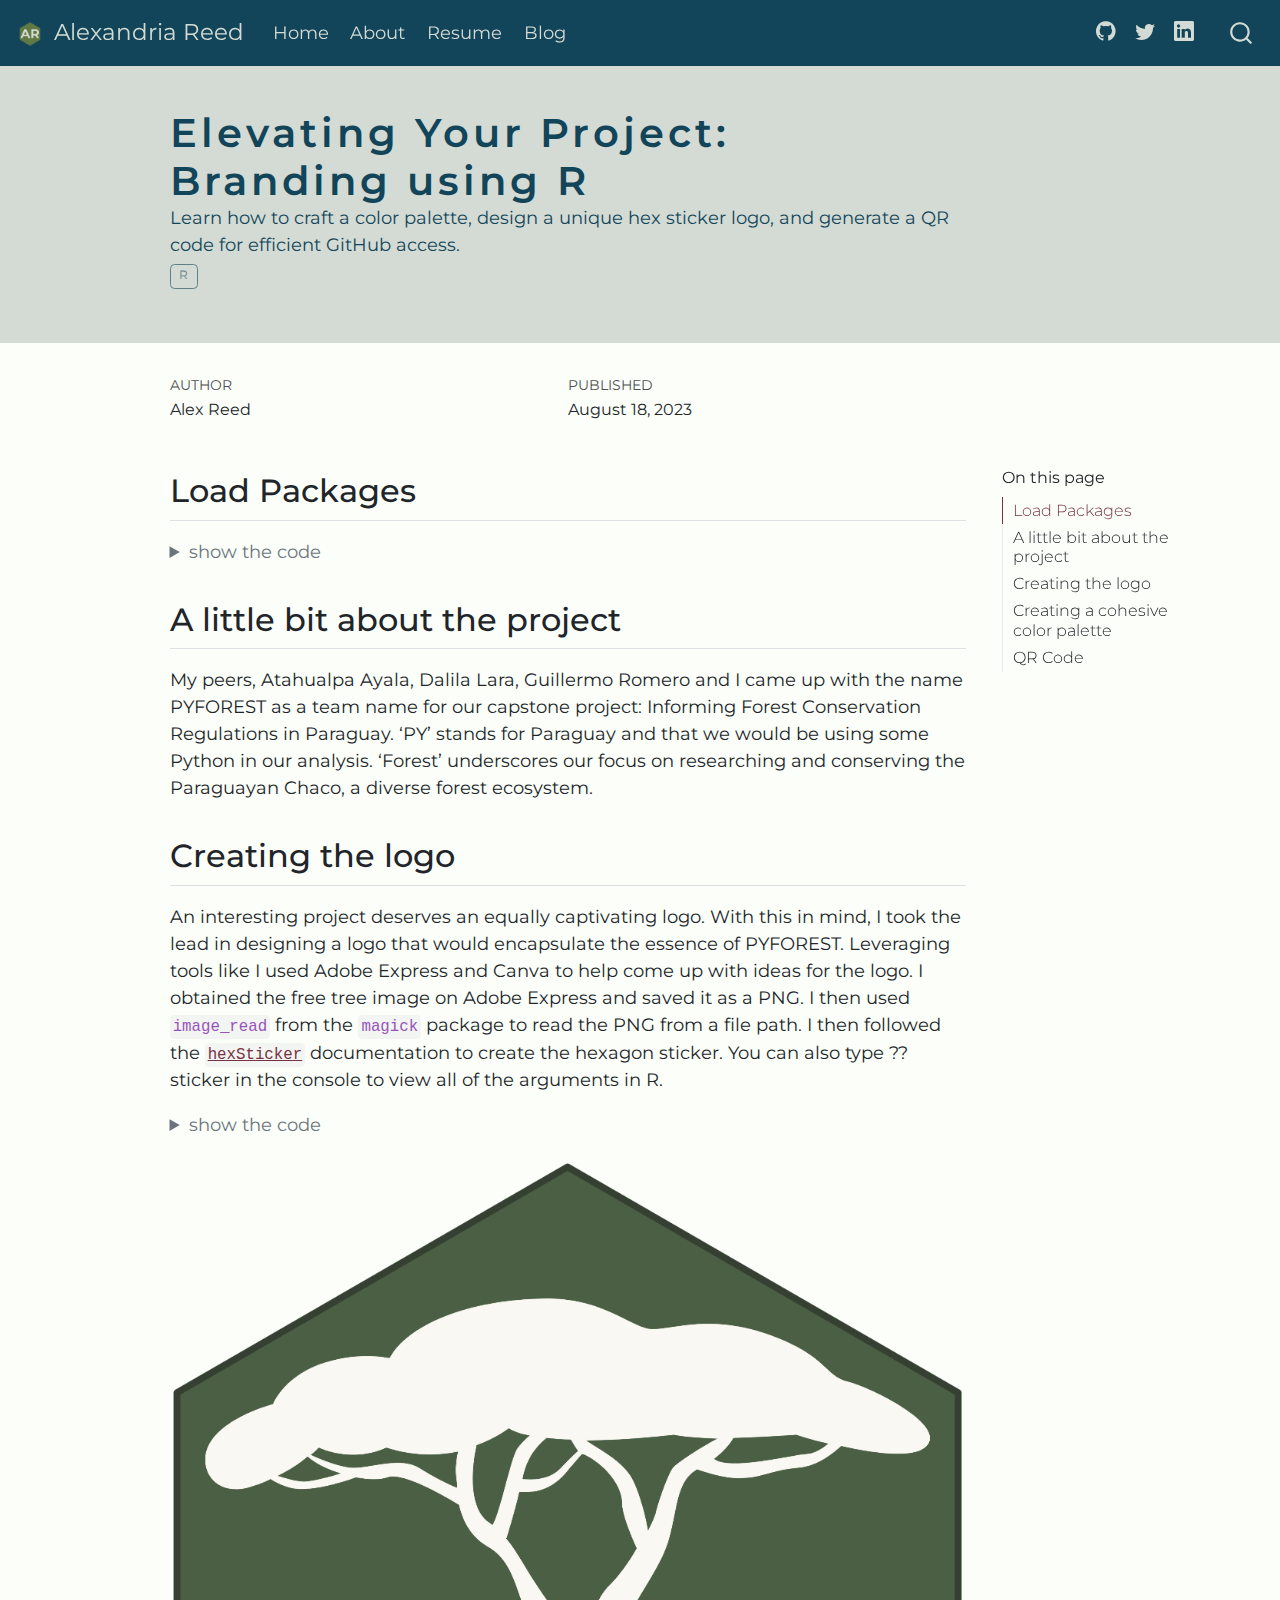
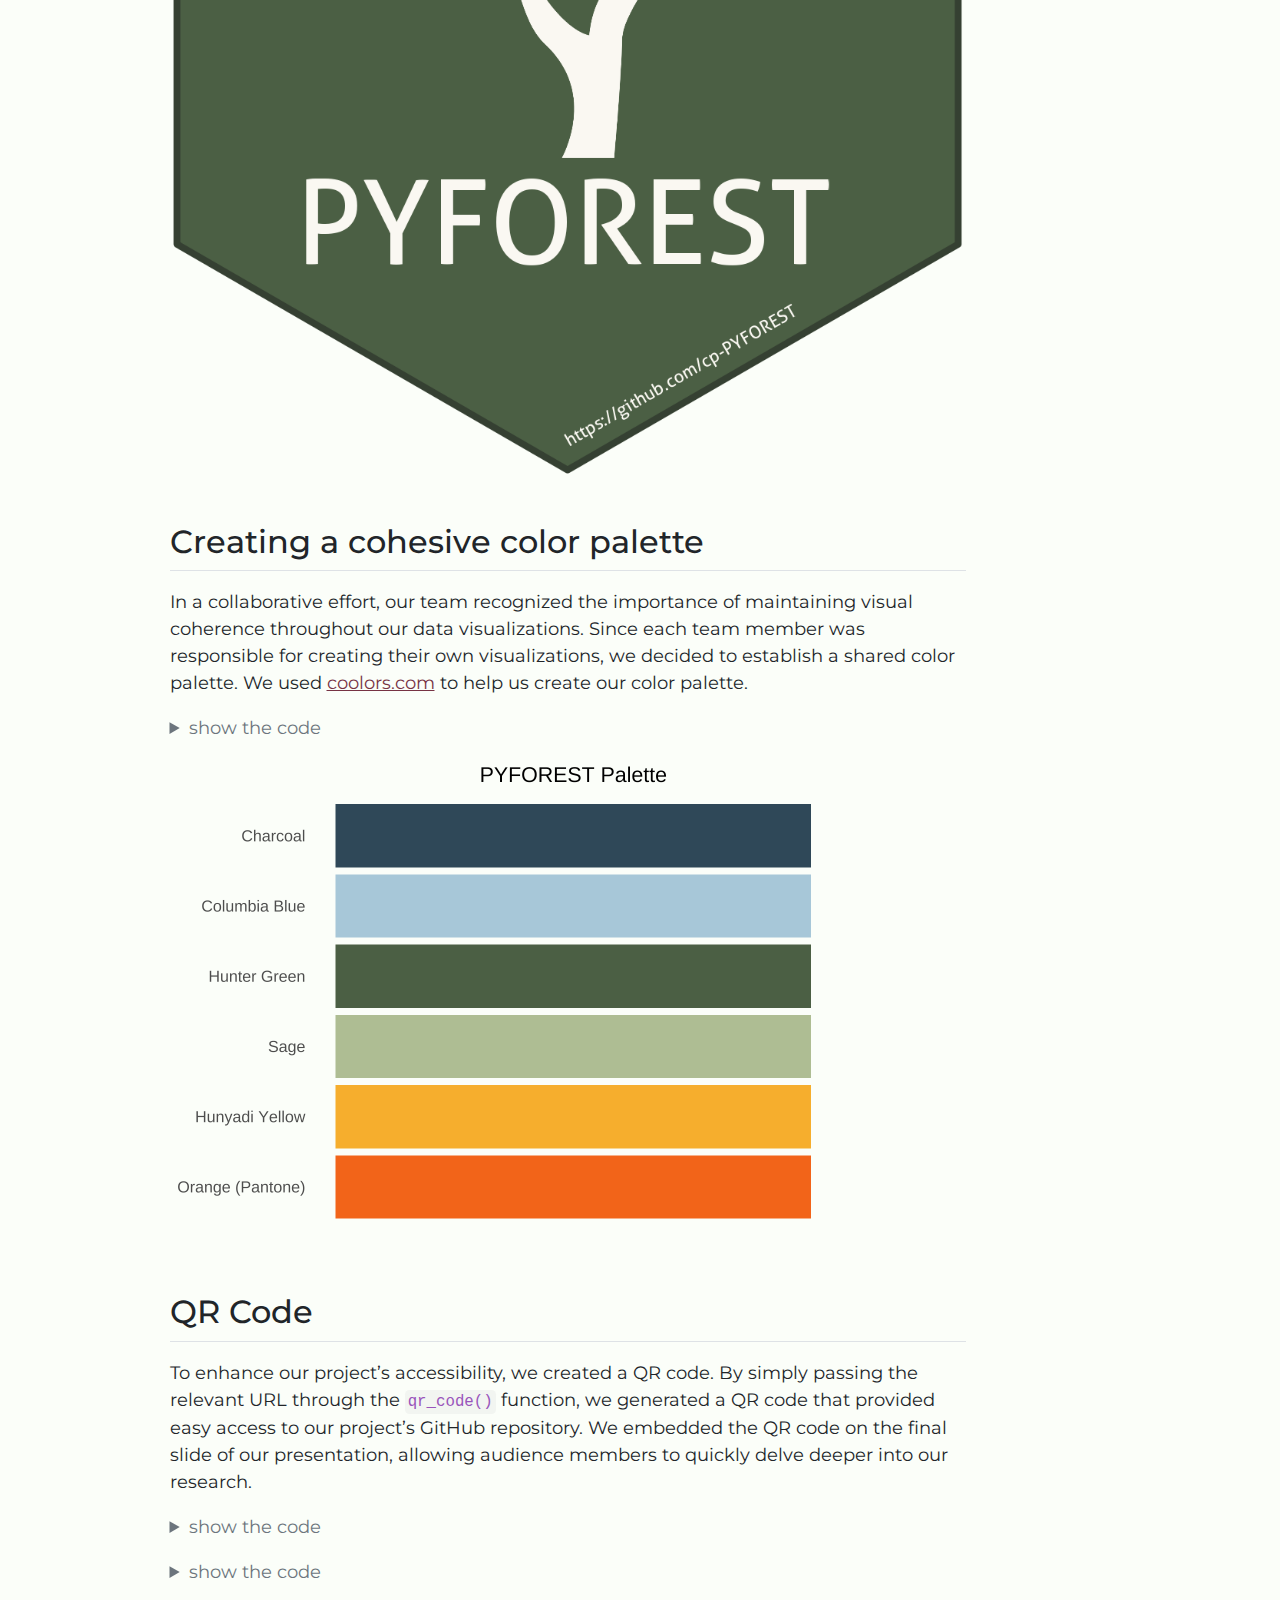
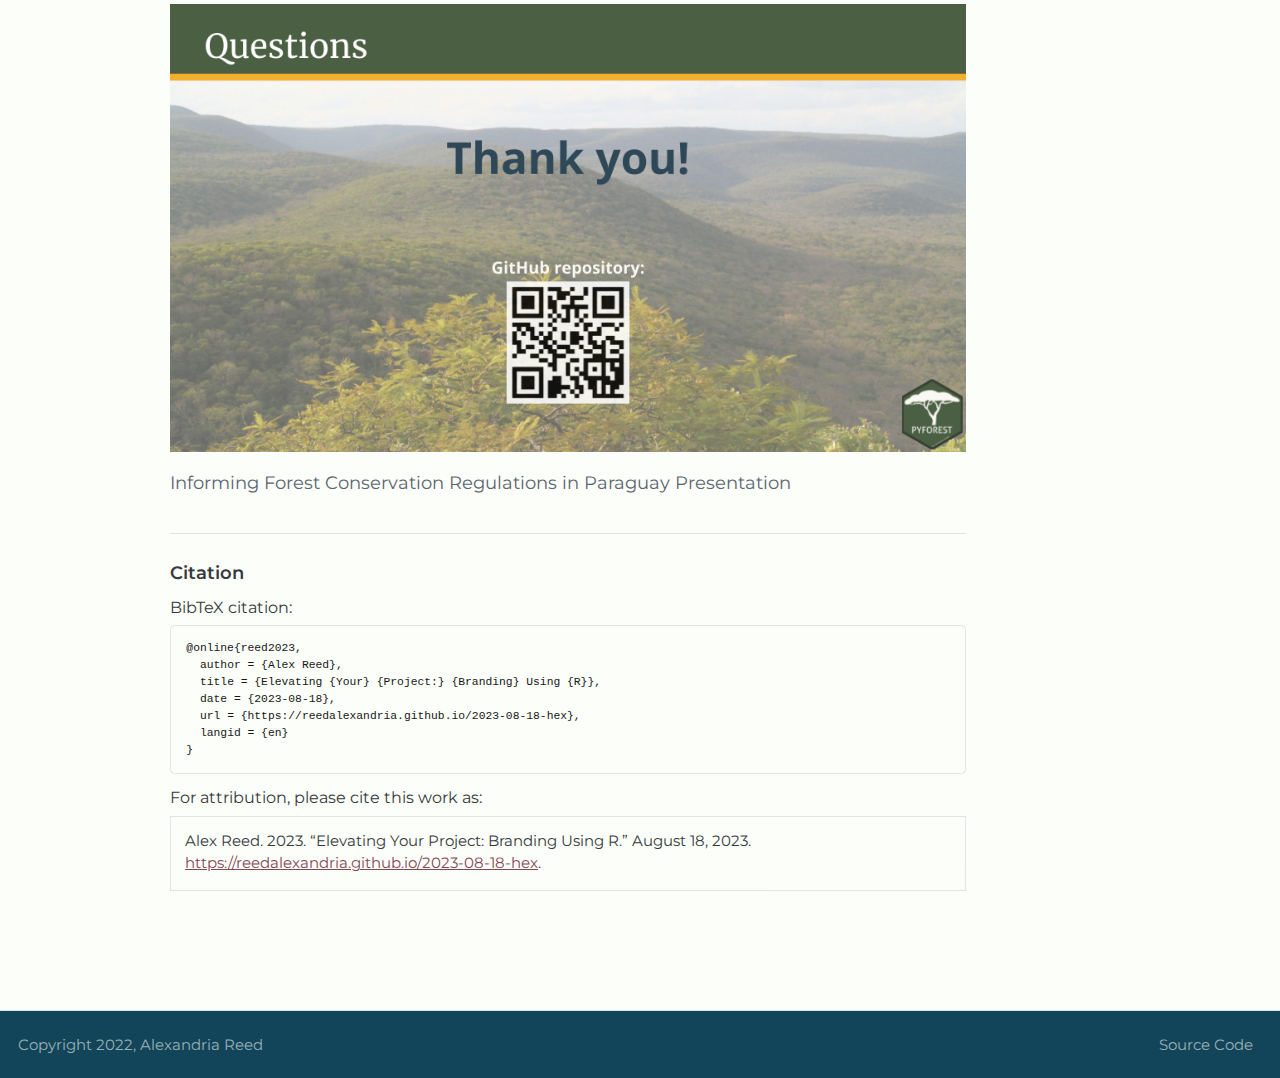
<file: docs/posts/2023-08-18-hex/index.html>
<!DOCTYPE html>
<html xmlns="http://www.w3.org/1999/xhtml" lang="en" xml:lang="en"><head>

<meta charset="utf-8">
<meta name="generator" content="quarto-1.0.36">

<meta name="viewport" content="width=device-width, initial-scale=1.0, user-scalable=yes">

<meta name="author" content="Alex Reed">
<meta name="dcterms.date" content="2023-08-18">
<meta name="description" content="Learn how to craft a color palette, design a unique hex sticker logo, and generate a QR code for efficient GitHub access.">

<title>Alexandria Reed - Elevating Your Project: Branding using R</title>
<style>
code{white-space: pre-wrap;}
span.smallcaps{font-variant: small-caps;}
span.underline{text-decoration: underline;}
div.column{display: inline-block; vertical-align: top; width: 50%;}
div.hanging-indent{margin-left: 1.5em; text-indent: -1.5em;}
ul.task-list{list-style: none;}
pre > code.sourceCode { white-space: pre; position: relative; }
pre > code.sourceCode > span { display: inline-block; line-height: 1.25; }
pre > code.sourceCode > span:empty { height: 1.2em; }
.sourceCode { overflow: visible; }
code.sourceCode > span { color: inherit; text-decoration: inherit; }
div.sourceCode { margin: 1em 0; }
pre.sourceCode { margin: 0; }
@media screen {
div.sourceCode { overflow: auto; }
}
@media print {
pre > code.sourceCode { white-space: pre-wrap; }
pre > code.sourceCode > span { text-indent: -5em; padding-left: 5em; }
}
pre.numberSource code
  { counter-reset: source-line 0; }
pre.numberSource code > span
  { position: relative; left: -4em; counter-increment: source-line; }
pre.numberSource code > span > a:first-child::before
  { content: counter(source-line);
    position: relative; left: -1em; text-align: right; vertical-align: baseline;
    border: none; display: inline-block;
    -webkit-touch-callout: none; -webkit-user-select: none;
    -khtml-user-select: none; -moz-user-select: none;
    -ms-user-select: none; user-select: none;
    padding: 0 4px; width: 4em;
    color: #aaaaaa;
  }
pre.numberSource { margin-left: 3em; border-left: 1px solid #aaaaaa;  padding-left: 4px; }
div.sourceCode
  {   }
@media screen {
pre > code.sourceCode > span > a:first-child::before { text-decoration: underline; }
}
code span.al { color: #ff0000; font-weight: bold; } /* Alert */
code span.an { color: #60a0b0; font-weight: bold; font-style: italic; } /* Annotation */
code span.at { color: #7d9029; } /* Attribute */
code span.bn { color: #40a070; } /* BaseN */
code span.bu { } /* BuiltIn */
code span.cf { color: #007020; font-weight: bold; } /* ControlFlow */
code span.ch { color: #4070a0; } /* Char */
code span.cn { color: #880000; } /* Constant */
code span.co { color: #60a0b0; font-style: italic; } /* Comment */
code span.cv { color: #60a0b0; font-weight: bold; font-style: italic; } /* CommentVar */
code span.do { color: #ba2121; font-style: italic; } /* Documentation */
code span.dt { color: #902000; } /* DataType */
code span.dv { color: #40a070; } /* DecVal */
code span.er { color: #ff0000; font-weight: bold; } /* Error */
code span.ex { } /* Extension */
code span.fl { color: #40a070; } /* Float */
code span.fu { color: #06287e; } /* Function */
code span.im { } /* Import */
code span.in { color: #60a0b0; font-weight: bold; font-style: italic; } /* Information */
code span.kw { color: #007020; font-weight: bold; } /* Keyword */
code span.op { color: #666666; } /* Operator */
code span.ot { color: #007020; } /* Other */
code span.pp { color: #bc7a00; } /* Preprocessor */
code span.sc { color: #4070a0; } /* SpecialChar */
code span.ss { color: #bb6688; } /* SpecialString */
code span.st { color: #4070a0; } /* String */
code span.va { color: #19177c; } /* Variable */
code span.vs { color: #4070a0; } /* VerbatimString */
code span.wa { color: #60a0b0; font-weight: bold; font-style: italic; } /* Warning */
</style>


<script src="../../site_libs/quarto-nav/quarto-nav.js"></script>
<script src="../../site_libs/quarto-nav/headroom.min.js"></script>
<script src="../../site_libs/clipboard/clipboard.min.js"></script>
<script src="../../site_libs/quarto-search/autocomplete.umd.js"></script>
<script src="../../site_libs/quarto-search/fuse.min.js"></script>
<script src="../../site_libs/quarto-search/quarto-search.js"></script>
<meta name="quarto:offset" content="../../">
<link href="../../image/logo1.png" rel="icon" type="image/png">
<script src="../../site_libs/quarto-html/quarto.js"></script>
<script src="../../site_libs/quarto-html/popper.min.js"></script>
<script src="../../site_libs/quarto-html/tippy.umd.min.js"></script>
<script src="../../site_libs/quarto-html/anchor.min.js"></script>
<link href="../../site_libs/quarto-html/tippy.css" rel="stylesheet">
<link href="../../site_libs/quarto-html/quarto-syntax-highlighting.css" rel="stylesheet" id="quarto-text-highlighting-styles">
<script src="../../site_libs/bootstrap/bootstrap.min.js"></script>
<link href="../../site_libs/bootstrap/bootstrap-icons.css" rel="stylesheet">
<link href="../../site_libs/bootstrap/bootstrap.min.css" rel="stylesheet" id="quarto-bootstrap" data-mode="light">
<script id="quarto-search-options" type="application/json">{
  "location": "navbar",
  "copy-button": false,
  "collapse-after": 3,
  "panel-placement": "end",
  "type": "overlay",
  "limit": 20,
  "language": {
    "search-no-results-text": "No results",
    "search-matching-documents-text": "matching documents",
    "search-copy-link-title": "Copy link to search",
    "search-hide-matches-text": "Hide additional matches",
    "search-more-match-text": "more match in this document",
    "search-more-matches-text": "more matches in this document",
    "search-clear-button-title": "Clear",
    "search-detached-cancel-button-title": "Cancel",
    "search-submit-button-title": "Submit"
  }
}</script>
<style>
    .quarto-title-block .quarto-title-banner {
      color: #124559;
background: #d3dbd4;
    }
    </style>


</head>

<body class="nav-fixed">

<div id="quarto-search-results"></div>
  <header id="quarto-header" class="headroom fixed-top">
    <nav class="navbar navbar-expand-lg navbar-dark ">
      <div class="navbar-container container-fluid">
      <a class="navbar-brand" href="../../index.html">
    <img src="../../image/logo1.png" alt="">
    <span class="navbar-title">Alexandria Reed</span>
  </a>
          <button class="navbar-toggler" type="button" data-bs-toggle="collapse" data-bs-target="#navbarCollapse" aria-controls="navbarCollapse" aria-expanded="false" aria-label="Toggle navigation" onclick="if (window.quartoToggleHeadroom) { window.quartoToggleHeadroom(); }">
  <span class="navbar-toggler-icon"></span>
</button>
          <div class="collapse navbar-collapse" id="navbarCollapse">
            <ul class="navbar-nav navbar-nav-scroll me-auto">
  <li class="nav-item">
    <a class="nav-link" href="../../index.html">Home</a>
  </li>  
  <li class="nav-item">
    <a class="nav-link" href="../../about.html">About</a>
  </li>  
  <li class="nav-item">
    <a class="nav-link" href="../../resume.html">Resume</a>
  </li>  
  <li class="nav-item">
    <a class="nav-link" href="../../blog.html">Blog</a>
  </li>  
</ul>
            <ul class="navbar-nav navbar-nav-scroll ms-auto">
  <li class="nav-item compact">
    <a class="nav-link" href="https://github.com/reedalexandria"><i class="bi bi-github" role="img">
</i> 
 </a>
  </li>  
  <li class="nav-item compact">
    <a class="nav-link" href="https://twitter.com/reedalexandria1"><i class="bi bi-twitter" role="img">
</i> 
 </a>
  </li>  
  <li class="nav-item compact">
    <a class="nav-link" href="https://www.linkedin.com/in/alexandria-reed-579132128/"><i class="bi bi-linkedin" role="img">
</i> 
 </a>
  </li>  
</ul>
              <div id="quarto-search" class="" title="Search"></div>
          </div> <!-- /navcollapse -->
      </div> <!-- /container-fluid -->
    </nav>
</header>
<!-- content -->
<header id="title-block-header" class="quarto-title-block default page-columns page-full">
  <div class="quarto-title-banner page-columns page-full">
    <div class="quarto-title column-body">
      <h1 class="title">Elevating Your Project: Branding using R</h1>
                  <div>
        <div class="description">
          Learn how to craft a color palette, design a unique hex sticker logo, and generate a QR code for efficient GitHub access.
        </div>
      </div>
                          <div class="quarto-categories">
                <div class="quarto-category">R</div>
              </div>
                  </div>
  </div>
    
  
  <div class="quarto-title-meta">

      <div>
      <div class="quarto-title-meta-heading">Author</div>
      <div class="quarto-title-meta-contents">
               <p>Alex Reed </p>
            </div>
    </div>
      
      <div>
      <div class="quarto-title-meta-heading">Published</div>
      <div class="quarto-title-meta-contents">
        <p class="date">August 18, 2023</p>
      </div>
    </div>
      
    </div>
    
  
  </header><div id="quarto-content" class="quarto-container page-columns page-rows-contents page-layout-article page-navbar">
<!-- sidebar -->
<!-- margin-sidebar -->
    <div id="quarto-margin-sidebar" class="sidebar margin-sidebar">
        <nav id="TOC" role="doc-toc">
    <h2 id="toc-title">On this page</h2>
   
  <ul>
  <li><a href="#load-packages" id="toc-load-packages" class="nav-link active" data-scroll-target="#load-packages">Load Packages</a></li>
  <li><a href="#a-little-bit-about-the-project" id="toc-a-little-bit-about-the-project" class="nav-link" data-scroll-target="#a-little-bit-about-the-project">A little bit about the project</a></li>
  <li><a href="#creating-the-logo" id="toc-creating-the-logo" class="nav-link" data-scroll-target="#creating-the-logo">Creating the logo</a></li>
  <li><a href="#creating-a-cohesive-color-palette" id="toc-creating-a-cohesive-color-palette" class="nav-link" data-scroll-target="#creating-a-cohesive-color-palette">Creating a cohesive color palette</a></li>
  <li><a href="#qr-code" id="toc-qr-code" class="nav-link" data-scroll-target="#qr-code">QR Code</a></li>
  </ul>
</nav>
    </div>
<!-- main -->
<main class="content quarto-banner-title-block" id="quarto-document-content">




<section id="load-packages" class="level2">
<h2 class="anchored" data-anchor-id="load-packages">Load Packages</h2>
<div class="cell">
<details>
<summary>show the code</summary>
<div class="sourceCode cell-code" id="cb1"><pre class="sourceCode r code-with-copy"><code class="sourceCode r"><span id="cb1-1"><a href="#cb1-1" aria-hidden="true" tabindex="-1"></a><span class="fu">library</span>(hexSticker)</span>
<span id="cb1-2"><a href="#cb1-2" aria-hidden="true" tabindex="-1"></a><span class="fu">library</span>(magick)</span>
<span id="cb1-3"><a href="#cb1-3" aria-hidden="true" tabindex="-1"></a><span class="fu">library</span>(sysfonts)</span>
<span id="cb1-4"><a href="#cb1-4" aria-hidden="true" tabindex="-1"></a><span class="fu">library</span>(qrcode)</span></code><button title="Copy to Clipboard" class="code-copy-button"><i class="bi"></i></button></pre></div>
</details>
</div>
</section>
<section id="a-little-bit-about-the-project" class="level2">
<h2 class="anchored" data-anchor-id="a-little-bit-about-the-project">A little bit about the project</h2>
<p>My peers, Atahualpa Ayala, Dalila Lara, Guillermo Romero and I came up with the name PYFOREST as a team name for our capstone project: Informing Forest Conservation Regulations in Paraguay. ‘PY’ stands for Paraguay and that we would be using some Python in our analysis. ‘Forest’ underscores our focus on researching and conserving the Paraguayan Chaco, a diverse forest ecosystem.</p>
</section>
<section id="creating-the-logo" class="level2">
<h2 class="anchored" data-anchor-id="creating-the-logo">Creating the logo</h2>
<p>An interesting project deserves an equally captivating logo. With this in mind, I took the lead in designing a logo that would encapsulate the essence of PYFOREST. Leveraging tools like I used Adobe Express and Canva to help come up with ideas for the logo. I obtained the free tree image on Adobe Express and saved it as a PNG. I then used <code>image_read</code> from the <code>magick</code> package to read the PNG from a file path. I then followed the <a href="https://cran.r-project.org/web/packages/hexSticker/hexSticker.pdf"><code>hexSticker</code></a> documentation to create the hexagon sticker. You can also type ??sticker in the console to view all of the arguments in R.</p>
<div class="cell">
<details>
<summary>show the code</summary>
<div class="sourceCode cell-code" id="cb2"><pre class="sourceCode r code-with-copy"><code class="sourceCode r"><span id="cb2-1"><a href="#cb2-1" aria-hidden="true" tabindex="-1"></a><span class="co"># Read in tree image</span></span>
<span id="cb2-2"><a href="#cb2-2" aria-hidden="true" tabindex="-1"></a>img <span class="ot">&lt;-</span> <span class="fu">image_read</span>(<span class="st">"/Users/alexreed/Documents/MEDS/Capstone/R/tree.png"</span>)</span>
<span id="cb2-3"><a href="#cb2-3" aria-hidden="true" tabindex="-1"></a></span>
<span id="cb2-4"><a href="#cb2-4" aria-hidden="true" tabindex="-1"></a><span class="co"># Sticker function</span></span>
<span id="cb2-5"><a href="#cb2-5" aria-hidden="true" tabindex="-1"></a><span class="fu">sticker</span>(<span class="at">subplot =</span> img,</span>
<span id="cb2-6"><a href="#cb2-6" aria-hidden="true" tabindex="-1"></a>        <span class="at">package=</span><span class="st">"PYFOREST"</span>,</span>
<span id="cb2-7"><a href="#cb2-7" aria-hidden="true" tabindex="-1"></a>        <span class="at">p_size=</span><span class="dv">40</span>,</span>
<span id="cb2-8"><a href="#cb2-8" aria-hidden="true" tabindex="-1"></a>        <span class="at">p_y =</span> <span class="fl">0.55</span>,</span>
<span id="cb2-9"><a href="#cb2-9" aria-hidden="true" tabindex="-1"></a>        <span class="at">p_color =</span> <span class="st">"#FAF8F2"</span>,</span>
<span id="cb2-10"><a href="#cb2-10" aria-hidden="true" tabindex="-1"></a>        <span class="at">p_family =</span> <span class="st">"Aller_Rg"</span>,</span>
<span id="cb2-11"><a href="#cb2-11" aria-hidden="true" tabindex="-1"></a>        <span class="at">s_x=</span> <span class="dv">1</span>,</span>
<span id="cb2-12"><a href="#cb2-12" aria-hidden="true" tabindex="-1"></a>        <span class="at">s_y=</span> <span class="fl">1.2</span>,</span>
<span id="cb2-13"><a href="#cb2-13" aria-hidden="true" tabindex="-1"></a>        <span class="at">s_width=</span> <span class="fl">1.7</span>,</span>
<span id="cb2-14"><a href="#cb2-14" aria-hidden="true" tabindex="-1"></a>        <span class="at">s_height =</span> <span class="dv">20</span>,</span>
<span id="cb2-15"><a href="#cb2-15" aria-hidden="true" tabindex="-1"></a>        <span class="at">filename=</span><span class="st">"posts/2023-08-18-hex/pyforest_hex_sticker.png"</span>,</span>
<span id="cb2-16"><a href="#cb2-16" aria-hidden="true" tabindex="-1"></a>        <span class="at">h_size =</span> <span class="fl">0.5</span>,</span>
<span id="cb2-17"><a href="#cb2-17" aria-hidden="true" tabindex="-1"></a>        <span class="at">h_fill=</span><span class="st">"#4B5F44"</span>,</span>
<span id="cb2-18"><a href="#cb2-18" aria-hidden="true" tabindex="-1"></a>        <span class="at">h_color =</span> <span class="st">"#354032"</span>,</span>
<span id="cb2-19"><a href="#cb2-19" aria-hidden="true" tabindex="-1"></a>        <span class="at">url =</span> <span class="st">"https://github.com/cp-PYFOREST"</span>,</span>
<span id="cb2-20"><a href="#cb2-20" aria-hidden="true" tabindex="-1"></a>        <span class="at">u_size =</span> <span class="dv">6</span>,</span>
<span id="cb2-21"><a href="#cb2-21" aria-hidden="true" tabindex="-1"></a>        <span class="at">u_color =</span> <span class="st">"#FAF8F2"</span>,</span>
<span id="cb2-22"><a href="#cb2-22" aria-hidden="true" tabindex="-1"></a>        <span class="at">u_x =</span> <span class="dv">1</span>,</span>
<span id="cb2-23"><a href="#cb2-23" aria-hidden="true" tabindex="-1"></a>        <span class="at">u_y =</span> <span class="fl">0.065</span>,</span>
<span id="cb2-24"><a href="#cb2-24" aria-hidden="true" tabindex="-1"></a>        <span class="at">dpi =</span> <span class="dv">600</span>) <span class="sc">|&gt;</span></span>
<span id="cb2-25"><a href="#cb2-25" aria-hidden="true" tabindex="-1"></a>  <span class="fu">print</span>()</span></code><button title="Copy to Clipboard" class="code-copy-button"><i class="bi"></i></button></pre></div>
</details>
</div>
<div class="quarto-figure quarto-figure-center">
<figure class="figure">
<p><a href="https://github.com/cp-PYFOREST"><img src="../../image/pyforest_hex_sticker.png" class="img-fluid figure-img" width="800"></a></p>
</figure>
</div>
</section>
<section id="creating-a-cohesive-color-palette" class="level2">
<h2 class="anchored" data-anchor-id="creating-a-cohesive-color-palette">Creating a cohesive color palette</h2>
<p>In a collaborative effort, our team recognized the importance of maintaining visual coherence throughout our data visualizations. Since each team member was responsible for creating their own visualizations, we decided to establish a shared color palette. We used <a href="https://coolors.co/">coolors.com</a> to help us create our color palette.</p>
<div class="cell">
<details>
<summary>show the code</summary>
<div class="sourceCode cell-code" id="cb3"><pre class="sourceCode r code-with-copy"><code class="sourceCode r"><span id="cb3-1"><a href="#cb3-1" aria-hidden="true" tabindex="-1"></a><span class="fu">library</span>(ggplot2)</span>
<span id="cb3-2"><a href="#cb3-2" aria-hidden="true" tabindex="-1"></a></span>
<span id="cb3-3"><a href="#cb3-3" aria-hidden="true" tabindex="-1"></a><span class="co"># Define the color palette</span></span>
<span id="cb3-4"><a href="#cb3-4" aria-hidden="true" tabindex="-1"></a>pyforest_palette <span class="ot">&lt;-</span> <span class="fu">c</span>(<span class="st">"#2f4858"</span>, <span class="st">"#a7c7d8"</span>, <span class="st">"#4B5F43"</span>, <span class="st">"#AEBD93"</span>, <span class="st">"#F6AE2D"</span>, <span class="st">"#F26419"</span>)</span>
<span id="cb3-5"><a href="#cb3-5" aria-hidden="true" tabindex="-1"></a><span class="co">#Charcoal, Columbia Blue, Hunter Green, Sage, Hunyadi Yellow, Orange (Pantone)</span></span>
<span id="cb3-6"><a href="#cb3-6" aria-hidden="true" tabindex="-1"></a>palette_names <span class="ot">&lt;-</span> <span class="fu">c</span>(<span class="st">"Charcoal"</span>, <span class="st">"Columbia Blue"</span>, <span class="st">"Hunter Green"</span>, <span class="st">"Sage"</span>, <span class="st">"Hunyadi Yellow"</span>, <span class="st">"Orange (Pantone)"</span>)</span>
<span id="cb3-7"><a href="#cb3-7" aria-hidden="true" tabindex="-1"></a></span>
<span id="cb3-8"><a href="#cb3-8" aria-hidden="true" tabindex="-1"></a><span class="co"># Create a data frame to store color names and values</span></span>
<span id="cb3-9"><a href="#cb3-9" aria-hidden="true" tabindex="-1"></a>palette_data <span class="ot">&lt;-</span> <span class="fu">data.frame</span>(<span class="at">Color =</span> <span class="fu">factor</span>(palette_names, <span class="at">levels =</span> <span class="fu">rev</span>(palette_names)), <span class="at">Value =</span> pyforest_palette)</span>
<span id="cb3-10"><a href="#cb3-10" aria-hidden="true" tabindex="-1"></a></span>
<span id="cb3-11"><a href="#cb3-11" aria-hidden="true" tabindex="-1"></a><span class="co"># Create a ggplot bar plot displaying the colors</span></span>
<span id="cb3-12"><a href="#cb3-12" aria-hidden="true" tabindex="-1"></a><span class="fu">ggplot</span>(palette_data, <span class="fu">aes</span>(<span class="at">x =</span> Color, <span class="at">y =</span> <span class="dv">1</span>, <span class="at">fill =</span> Value)) <span class="sc">+</span></span>
<span id="cb3-13"><a href="#cb3-13" aria-hidden="true" tabindex="-1"></a>  <span class="fu">geom_bar</span>(<span class="at">stat =</span> <span class="st">"identity"</span>) <span class="sc">+</span></span>
<span id="cb3-14"><a href="#cb3-14" aria-hidden="true" tabindex="-1"></a>  <span class="fu">scale_fill_identity</span>() <span class="sc">+</span></span>
<span id="cb3-15"><a href="#cb3-15" aria-hidden="true" tabindex="-1"></a>  <span class="fu">theme_minimal</span>() <span class="sc">+</span></span>
<span id="cb3-16"><a href="#cb3-16" aria-hidden="true" tabindex="-1"></a>  <span class="fu">labs</span>(<span class="at">x =</span> <span class="cn">NULL</span>, <span class="at">y =</span> <span class="cn">NULL</span>, <span class="at">title =</span> <span class="st">"PYFOREST Palette"</span>) <span class="sc">+</span></span>
<span id="cb3-17"><a href="#cb3-17" aria-hidden="true" tabindex="-1"></a>  <span class="fu">coord_flip</span>() <span class="sc">+</span></span>
<span id="cb3-18"><a href="#cb3-18" aria-hidden="true" tabindex="-1"></a>  <span class="fu">theme</span>(</span>
<span id="cb3-19"><a href="#cb3-19" aria-hidden="true" tabindex="-1"></a>    <span class="at">plot.title =</span> <span class="fu">element_text</span>(<span class="at">hjust =</span> <span class="fl">0.5</span>, </span>
<span id="cb3-20"><a href="#cb3-20" aria-hidden="true" tabindex="-1"></a>                              <span class="at">size =</span> <span class="dv">16</span>),</span>
<span id="cb3-21"><a href="#cb3-21" aria-hidden="true" tabindex="-1"></a>    <span class="at">axis.ticks =</span> <span class="fu">element_blank</span>(),</span>
<span id="cb3-22"><a href="#cb3-22" aria-hidden="true" tabindex="-1"></a>    <span class="at">panel.grid.major.y =</span> <span class="fu">element_blank</span>(),</span>
<span id="cb3-23"><a href="#cb3-23" aria-hidden="true" tabindex="-1"></a>    <span class="at">panel.grid.minor.y =</span> <span class="fu">element_blank</span>(),</span>
<span id="cb3-24"><a href="#cb3-24" aria-hidden="true" tabindex="-1"></a>    <span class="at">panel.grid.major.x =</span> <span class="fu">element_blank</span>(),</span>
<span id="cb3-25"><a href="#cb3-25" aria-hidden="true" tabindex="-1"></a>    <span class="at">panel.grid.minor.x =</span> <span class="fu">element_blank</span>(),</span>
<span id="cb3-26"><a href="#cb3-26" aria-hidden="true" tabindex="-1"></a>    <span class="at">axis.text.y =</span> <span class="fu">element_text</span>(<span class="at">size =</span> <span class="dv">12</span>),</span>
<span id="cb3-27"><a href="#cb3-27" aria-hidden="true" tabindex="-1"></a>    <span class="at">axis.text.x =</span> <span class="fu">element_blank</span>(),</span>
<span id="cb3-28"><a href="#cb3-28" aria-hidden="true" tabindex="-1"></a>    <span class="at">panel.border =</span> <span class="fu">element_blank</span>(),  <span class="co"># Remove panel border</span></span>
<span id="cb3-29"><a href="#cb3-29" aria-hidden="true" tabindex="-1"></a>    <span class="at">plot.background =</span> <span class="fu">element_rect</span>(<span class="at">fill =</span> <span class="st">'#FBFEF9'</span>, <span class="at">color =</span> <span class="cn">NA</span>))</span></code><button title="Copy to Clipboard" class="code-copy-button"><i class="bi"></i></button></pre></div>
</details>
<div class="cell-output-display">
<p><img src="index_files/figure-html/unnamed-chunk-3-1.png" class="img-fluid" width="672"></p>
</div>
</div>
</section>
<section id="qr-code" class="level2">
<h2 class="anchored" data-anchor-id="qr-code">QR Code</h2>
<p>To enhance our project’s accessibility, we created a QR code. By simply passing the relevant URL through the <code>qr_code()</code> function, we generated a QR code that provided easy access to our project’s GitHub repository. We embedded the QR code on the final slide of our presentation, allowing audience members to quickly delve deeper into our research.</p>
<div>
<div class="cell">
<details>
<summary>show the code</summary>
<div class="sourceCode cell-code" id="cb4"><pre class="sourceCode r code-with-copy"><code class="sourceCode r"><span id="cb4-1"><a href="#cb4-1" aria-hidden="true" tabindex="-1"></a>url <span class="ot">&lt;-</span> <span class="st">"https://github.com/cp-PYFOREST"</span></span>
<span id="cb4-2"><a href="#cb4-2" aria-hidden="true" tabindex="-1"></a>qr <span class="ot">&lt;-</span> <span class="fu">qr_code</span>(url)</span>
<span id="cb4-3"><a href="#cb4-3" aria-hidden="true" tabindex="-1"></a><span class="fu">plot</span>(qr)</span></code><button title="Copy to Clipboard" class="code-copy-button"><i class="bi"></i></button></pre></div>
</details>
<details>
<summary>show the code</summary>
<div class="sourceCode cell-code" id="cb5"><pre class="sourceCode r code-with-copy"><code class="sourceCode r"><span id="cb5-1"><a href="#cb5-1" aria-hidden="true" tabindex="-1"></a><span class="co"># Save the qr code as a svg</span></span>
<span id="cb5-2"><a href="#cb5-2" aria-hidden="true" tabindex="-1"></a><span class="fu">generate_svg</span>(qr, <span class="st">"filepath/qr.svg"</span>)</span></code><button title="Copy to Clipboard" class="code-copy-button"><i class="bi"></i></button></pre></div>
</details>
</div>
</div>
<div class="quarto-figure quarto-figure-center">
<figure class="figure">
<p><a href="https://github.com/cp-PYFOREST"><img src="../../image/presentation_qr.png" class="img-fluid figure-img"></a></p>
<p></p><figcaption class="figure-caption">Informing Forest Conservation Regulations in Paraguay Presentation</figcaption><p></p>
</figure>
</div>


</section>

<div id="quarto-appendix" class="default"><section class="quarto-appendix-contents"><h2 class="anchored quarto-appendix-heading">Citation</h2><div><div class="quarto-appendix-secondary-label">BibTeX citation:</div><pre class="sourceCode code-with-copy quarto-appendix-bibtex"><code class="sourceCode bibtex">@online{reed2023,
  author = {Alex Reed},
  title = {Elevating {Your} {Project:} {Branding} Using {R}},
  date = {2023-08-18},
  url = {https://reedalexandria.github.io/2023-08-18-hex},
  langid = {en}
}
</code><button title="Copy to Clipboard" class="code-copy-button"><i class="bi"></i></button></pre><div class="quarto-appendix-secondary-label">For attribution, please cite this work as:</div><div id="ref-reed2023" class="csl-entry quarto-appendix-citeas" role="doc-biblioentry">
Alex Reed. 2023. <span>“Elevating Your Project: Branding Using
R.”</span> August 18, 2023. <a href="https://reedalexandria.github.io/2023-08-18-hex">https://reedalexandria.github.io/2023-08-18-hex</a>.
</div></div></section></div></main> <!-- /main -->
<script id="quarto-html-after-body" type="application/javascript">
window.document.addEventListener("DOMContentLoaded", function (event) {
  const toggleBodyColorMode = (bsSheetEl) => {
    const mode = bsSheetEl.getAttribute("data-mode");
    const bodyEl = window.document.querySelector("body");
    if (mode === "dark") {
      bodyEl.classList.add("quarto-dark");
      bodyEl.classList.remove("quarto-light");
    } else {
      bodyEl.classList.add("quarto-light");
      bodyEl.classList.remove("quarto-dark");
    }
  }
  const toggleBodyColorPrimary = () => {
    const bsSheetEl = window.document.querySelector("link#quarto-bootstrap");
    if (bsSheetEl) {
      toggleBodyColorMode(bsSheetEl);
    }
  }
  toggleBodyColorPrimary();  
  const icon = "";
  const anchorJS = new window.AnchorJS();
  anchorJS.options = {
    placement: 'right',
    icon: icon
  };
  anchorJS.add('.anchored');
  const clipboard = new window.ClipboardJS('.code-copy-button', {
    target: function(trigger) {
      return trigger.previousElementSibling;
    }
  });
  clipboard.on('success', function(e) {
    // button target
    const button = e.trigger;
    // don't keep focus
    button.blur();
    // flash "checked"
    button.classList.add('code-copy-button-checked');
    var currentTitle = button.getAttribute("title");
    button.setAttribute("title", "Copied!");
    setTimeout(function() {
      button.setAttribute("title", currentTitle);
      button.classList.remove('code-copy-button-checked');
    }, 1000);
    // clear code selection
    e.clearSelection();
  });
  function tippyHover(el, contentFn) {
    const config = {
      allowHTML: true,
      content: contentFn,
      maxWidth: 500,
      delay: 100,
      arrow: false,
      appendTo: function(el) {
          return el.parentElement;
      },
      interactive: true,
      interactiveBorder: 10,
      theme: 'quarto',
      placement: 'bottom-start'
    };
    window.tippy(el, config); 
  }
  const noterefs = window.document.querySelectorAll('a[role="doc-noteref"]');
  for (var i=0; i<noterefs.length; i++) {
    const ref = noterefs[i];
    tippyHover(ref, function() {
      let href = ref.getAttribute('href');
      try { href = new URL(href).hash; } catch {}
      const id = href.replace(/^#\/?/, "");
      const note = window.document.getElementById(id);
      return note.innerHTML;
    });
  }
  var bibliorefs = window.document.querySelectorAll('a[role="doc-biblioref"]');
  for (var i=0; i<bibliorefs.length; i++) {
    const ref = bibliorefs[i];
    const cites = ref.parentNode.getAttribute('data-cites').split(' ');
    tippyHover(ref, function() {
      var popup = window.document.createElement('div');
      cites.forEach(function(cite) {
        var citeDiv = window.document.createElement('div');
        citeDiv.classList.add('hanging-indent');
        citeDiv.classList.add('csl-entry');
        var biblioDiv = window.document.getElementById('ref-' + cite);
        if (biblioDiv) {
          citeDiv.innerHTML = biblioDiv.innerHTML;
        }
        popup.appendChild(citeDiv);
      });
      return popup.innerHTML;
    });
  }
});
</script>
</div> <!-- /content -->
<footer class="footer">
  <div class="nav-footer">
    <div class="nav-footer-left">Copyright 2022, Alexandria Reed</div>   
    <div class="nav-footer-right">
      <ul class="footer-items list-unstyled">
    <li class="nav-item">
    <a class="nav-link" href="https://github.com/reedalexandria/reedalexandria.github.io">Source Code</a>
  </li>  
</ul>
    </div>
  </div>
</footer>



</body></html>
</file>
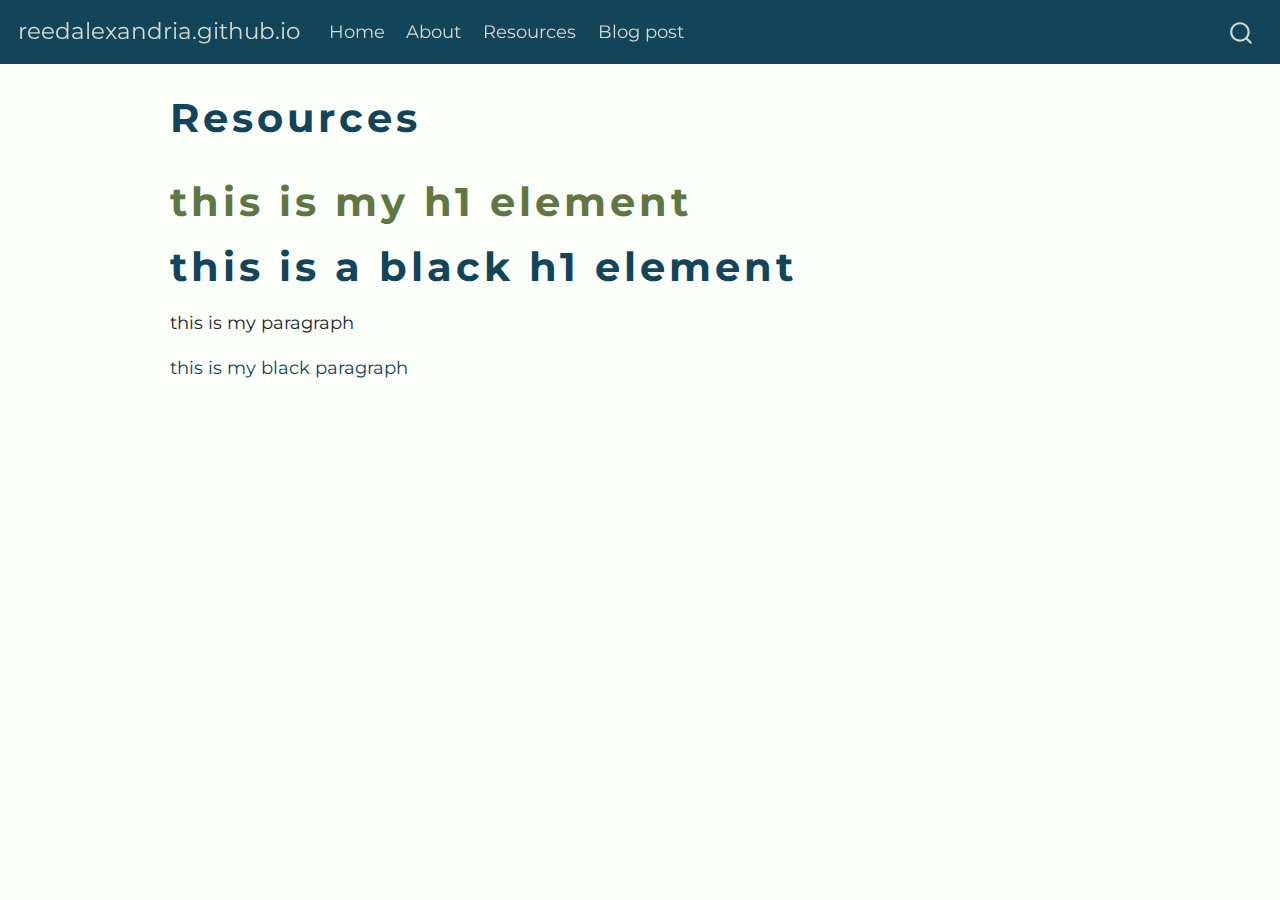
<file: docs/resources.html>
<!DOCTYPE html>
<html xmlns="http://www.w3.org/1999/xhtml" lang="en" xml:lang="en"><head>

<meta charset="utf-8">
<meta name="generator" content="quarto-1.0.36">

<meta name="viewport" content="width=device-width, initial-scale=1.0, user-scalable=yes">


<title>reedalexandria.github.io - Resources</title>
<style>
code{white-space: pre-wrap;}
span.smallcaps{font-variant: small-caps;}
span.underline{text-decoration: underline;}
div.column{display: inline-block; vertical-align: top; width: 50%;}
div.hanging-indent{margin-left: 1.5em; text-indent: -1.5em;}
ul.task-list{list-style: none;}
</style>


<script src="site_libs/quarto-nav/quarto-nav.js"></script>
<script src="site_libs/quarto-nav/headroom.min.js"></script>
<script src="site_libs/clipboard/clipboard.min.js"></script>
<script src="site_libs/quarto-search/autocomplete.umd.js"></script>
<script src="site_libs/quarto-search/fuse.min.js"></script>
<script src="site_libs/quarto-search/quarto-search.js"></script>
<meta name="quarto:offset" content="./">
<script src="site_libs/quarto-html/quarto.js"></script>
<script src="site_libs/quarto-html/popper.min.js"></script>
<script src="site_libs/quarto-html/tippy.umd.min.js"></script>
<script src="site_libs/quarto-html/anchor.min.js"></script>
<link href="site_libs/quarto-html/tippy.css" rel="stylesheet">
<link href="site_libs/quarto-html/quarto-syntax-highlighting.css" rel="stylesheet" id="quarto-text-highlighting-styles">
<script src="site_libs/bootstrap/bootstrap.min.js"></script>
<link href="site_libs/bootstrap/bootstrap-icons.css" rel="stylesheet">
<link href="site_libs/bootstrap/bootstrap.min.css" rel="stylesheet" id="quarto-bootstrap" data-mode="light">
<script id="quarto-search-options" type="application/json">{
  "location": "navbar",
  "copy-button": false,
  "collapse-after": 3,
  "panel-placement": "end",
  "type": "overlay",
  "limit": 20,
  "language": {
    "search-no-results-text": "No results",
    "search-matching-documents-text": "matching documents",
    "search-copy-link-title": "Copy link to search",
    "search-hide-matches-text": "Hide additional matches",
    "search-more-match-text": "more match in this document",
    "search-more-matches-text": "more matches in this document",
    "search-clear-button-title": "Clear",
    "search-detached-cancel-button-title": "Cancel",
    "search-submit-button-title": "Submit"
  }
}</script>


</head>

<body class="nav-fixed">

<div id="quarto-search-results"></div>
  <header id="quarto-header" class="headroom fixed-top">
    <nav class="navbar navbar-expand-lg navbar-dark ">
      <div class="navbar-container container-fluid">
      <a class="navbar-brand" href="./index.html">
    <span class="navbar-title">reedalexandria.github.io</span>
  </a>
          <button class="navbar-toggler" type="button" data-bs-toggle="collapse" data-bs-target="#navbarCollapse" aria-controls="navbarCollapse" aria-expanded="false" aria-label="Toggle navigation" onclick="if (window.quartoToggleHeadroom) { window.quartoToggleHeadroom(); }">
  <span class="navbar-toggler-icon"></span>
</button>
          <div class="collapse navbar-collapse" id="navbarCollapse">
            <ul class="navbar-nav navbar-nav-scroll me-auto">
  <li class="nav-item">
    <a class="nav-link" href="./index.html">Home</a>
  </li>  
  <li class="nav-item">
    <a class="nav-link" href="./about.html">About</a>
  </li>  
  <li class="nav-item">
    <a class="nav-link active" href="./resources.html" aria-current="page">Resources</a>
  </li>  
  <li class="nav-item">
    <a class="nav-link" href="./blog_posts.html">Blog post</a>
  </li>  
</ul>
              <div id="quarto-search" class="" title="Search"></div>
          </div> <!-- /navcollapse -->
      </div> <!-- /container-fluid -->
    </nav>
</header>
<!-- content -->
<div id="quarto-content" class="quarto-container page-columns page-rows-contents page-layout-article page-navbar">
<!-- sidebar -->
<!-- margin-sidebar -->
    <div id="quarto-margin-sidebar" class="sidebar margin-sidebar">
        
    </div>
<!-- main -->
<main class="content" id="quarto-document-content">

<header id="title-block-header" class="quarto-title-block default">
<div class="quarto-title">
<h1 class="title">Resources</h1>
</div>



<div class="quarto-title-meta">

    
    
  </div>
  

</header>

<h1>
this is my h1 element
</h1><h1 class="title">
this is a black h1 element
</h1>
<p>
this is my paragraph
</p>
<p class="title">
this is my black paragraph
</p>



</main> <!-- /main -->
<script id="quarto-html-after-body" type="application/javascript">
window.document.addEventListener("DOMContentLoaded", function (event) {
  const toggleBodyColorMode = (bsSheetEl) => {
    const mode = bsSheetEl.getAttribute("data-mode");
    const bodyEl = window.document.querySelector("body");
    if (mode === "dark") {
      bodyEl.classList.add("quarto-dark");
      bodyEl.classList.remove("quarto-light");
    } else {
      bodyEl.classList.add("quarto-light");
      bodyEl.classList.remove("quarto-dark");
    }
  }
  const toggleBodyColorPrimary = () => {
    const bsSheetEl = window.document.querySelector("link#quarto-bootstrap");
    if (bsSheetEl) {
      toggleBodyColorMode(bsSheetEl);
    }
  }
  toggleBodyColorPrimary();  
  const icon = "";
  const anchorJS = new window.AnchorJS();
  anchorJS.options = {
    placement: 'right',
    icon: icon
  };
  anchorJS.add('.anchored');
  const clipboard = new window.ClipboardJS('.code-copy-button', {
    target: function(trigger) {
      return trigger.previousElementSibling;
    }
  });
  clipboard.on('success', function(e) {
    // button target
    const button = e.trigger;
    // don't keep focus
    button.blur();
    // flash "checked"
    button.classList.add('code-copy-button-checked');
    var currentTitle = button.getAttribute("title");
    button.setAttribute("title", "Copied!");
    setTimeout(function() {
      button.setAttribute("title", currentTitle);
      button.classList.remove('code-copy-button-checked');
    }, 1000);
    // clear code selection
    e.clearSelection();
  });
  function tippyHover(el, contentFn) {
    const config = {
      allowHTML: true,
      content: contentFn,
      maxWidth: 500,
      delay: 100,
      arrow: false,
      appendTo: function(el) {
          return el.parentElement;
      },
      interactive: true,
      interactiveBorder: 10,
      theme: 'quarto',
      placement: 'bottom-start'
    };
    window.tippy(el, config); 
  }
  const noterefs = window.document.querySelectorAll('a[role="doc-noteref"]');
  for (var i=0; i<noterefs.length; i++) {
    const ref = noterefs[i];
    tippyHover(ref, function() {
      let href = ref.getAttribute('href');
      try { href = new URL(href).hash; } catch {}
      const id = href.replace(/^#\/?/, "");
      const note = window.document.getElementById(id);
      return note.innerHTML;
    });
  }
  var bibliorefs = window.document.querySelectorAll('a[role="doc-biblioref"]');
  for (var i=0; i<bibliorefs.length; i++) {
    const ref = bibliorefs[i];
    const cites = ref.parentNode.getAttribute('data-cites').split(' ');
    tippyHover(ref, function() {
      var popup = window.document.createElement('div');
      cites.forEach(function(cite) {
        var citeDiv = window.document.createElement('div');
        citeDiv.classList.add('hanging-indent');
        citeDiv.classList.add('csl-entry');
        var biblioDiv = window.document.getElementById('ref-' + cite);
        if (biblioDiv) {
          citeDiv.innerHTML = biblioDiv.innerHTML;
        }
        popup.appendChild(citeDiv);
      });
      return popup.innerHTML;
    });
  }
});
</script>
</div> <!-- /content -->



</body></html>
</file>
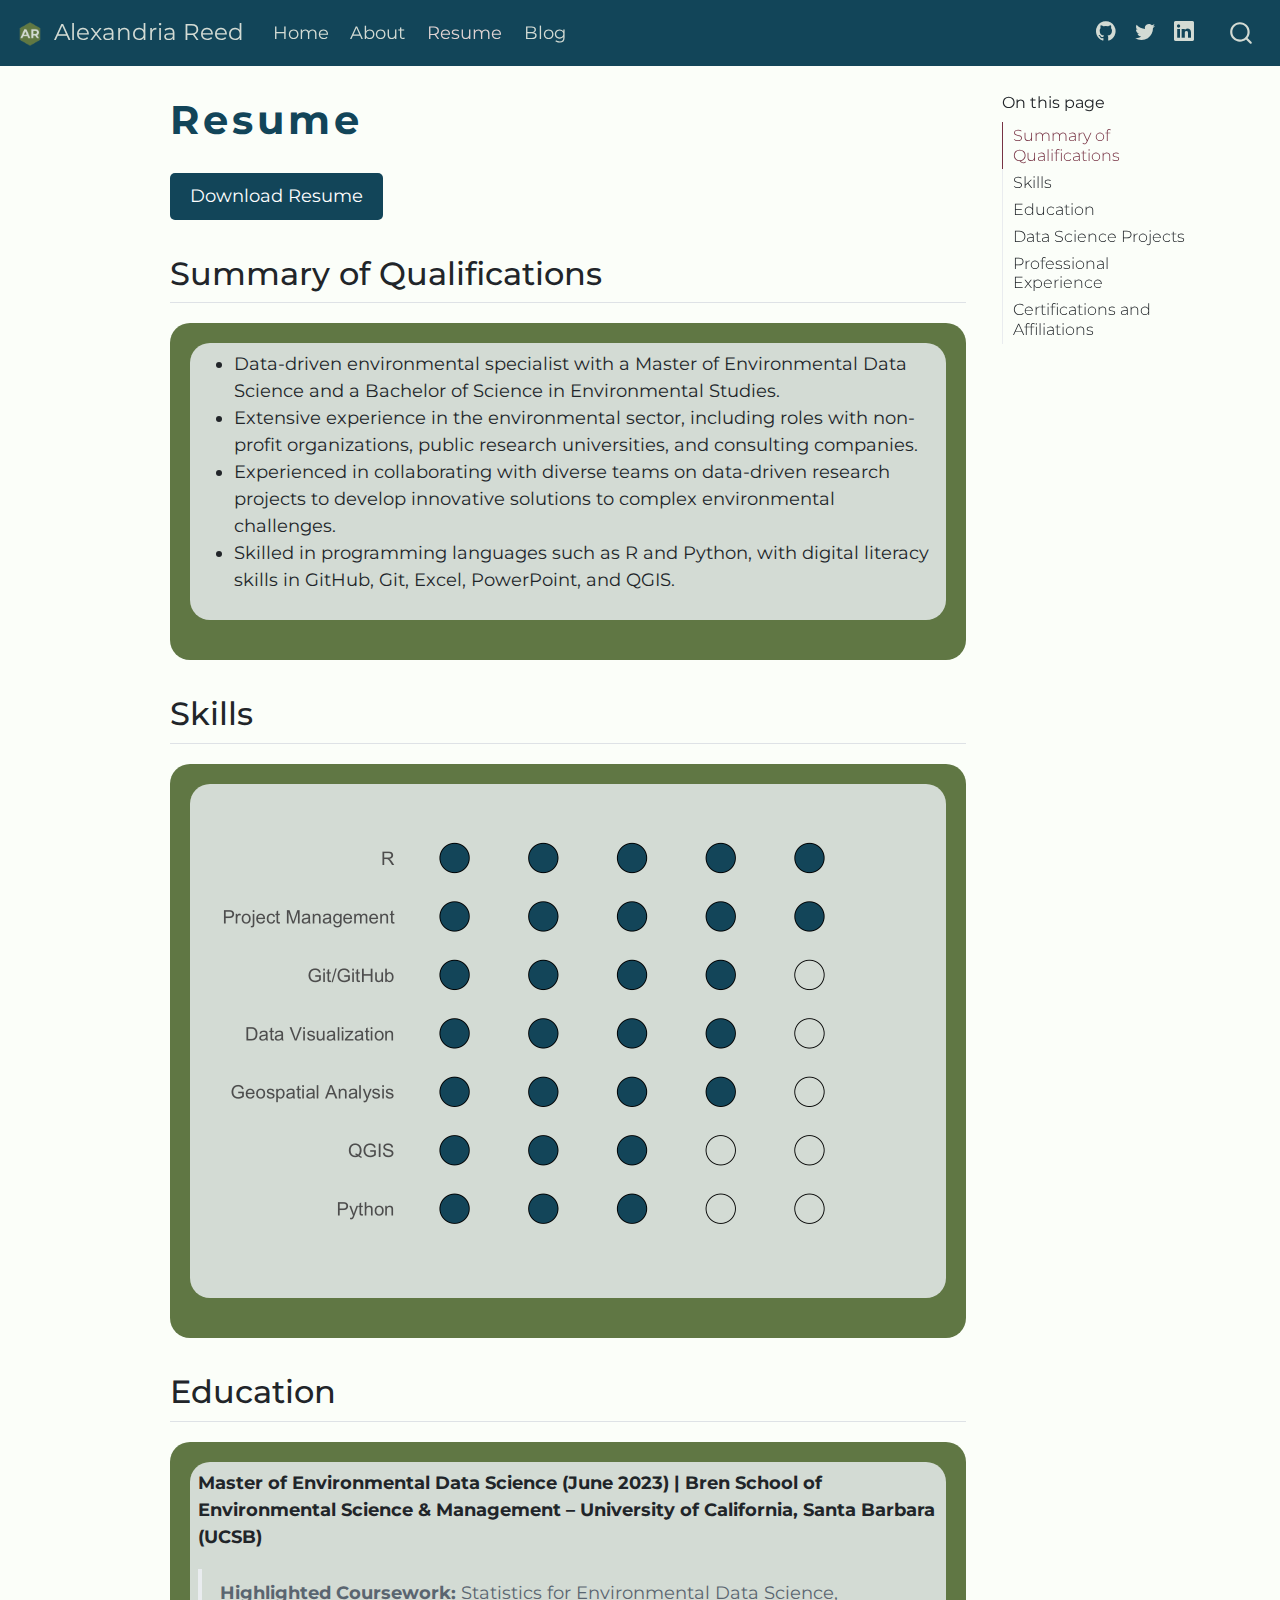
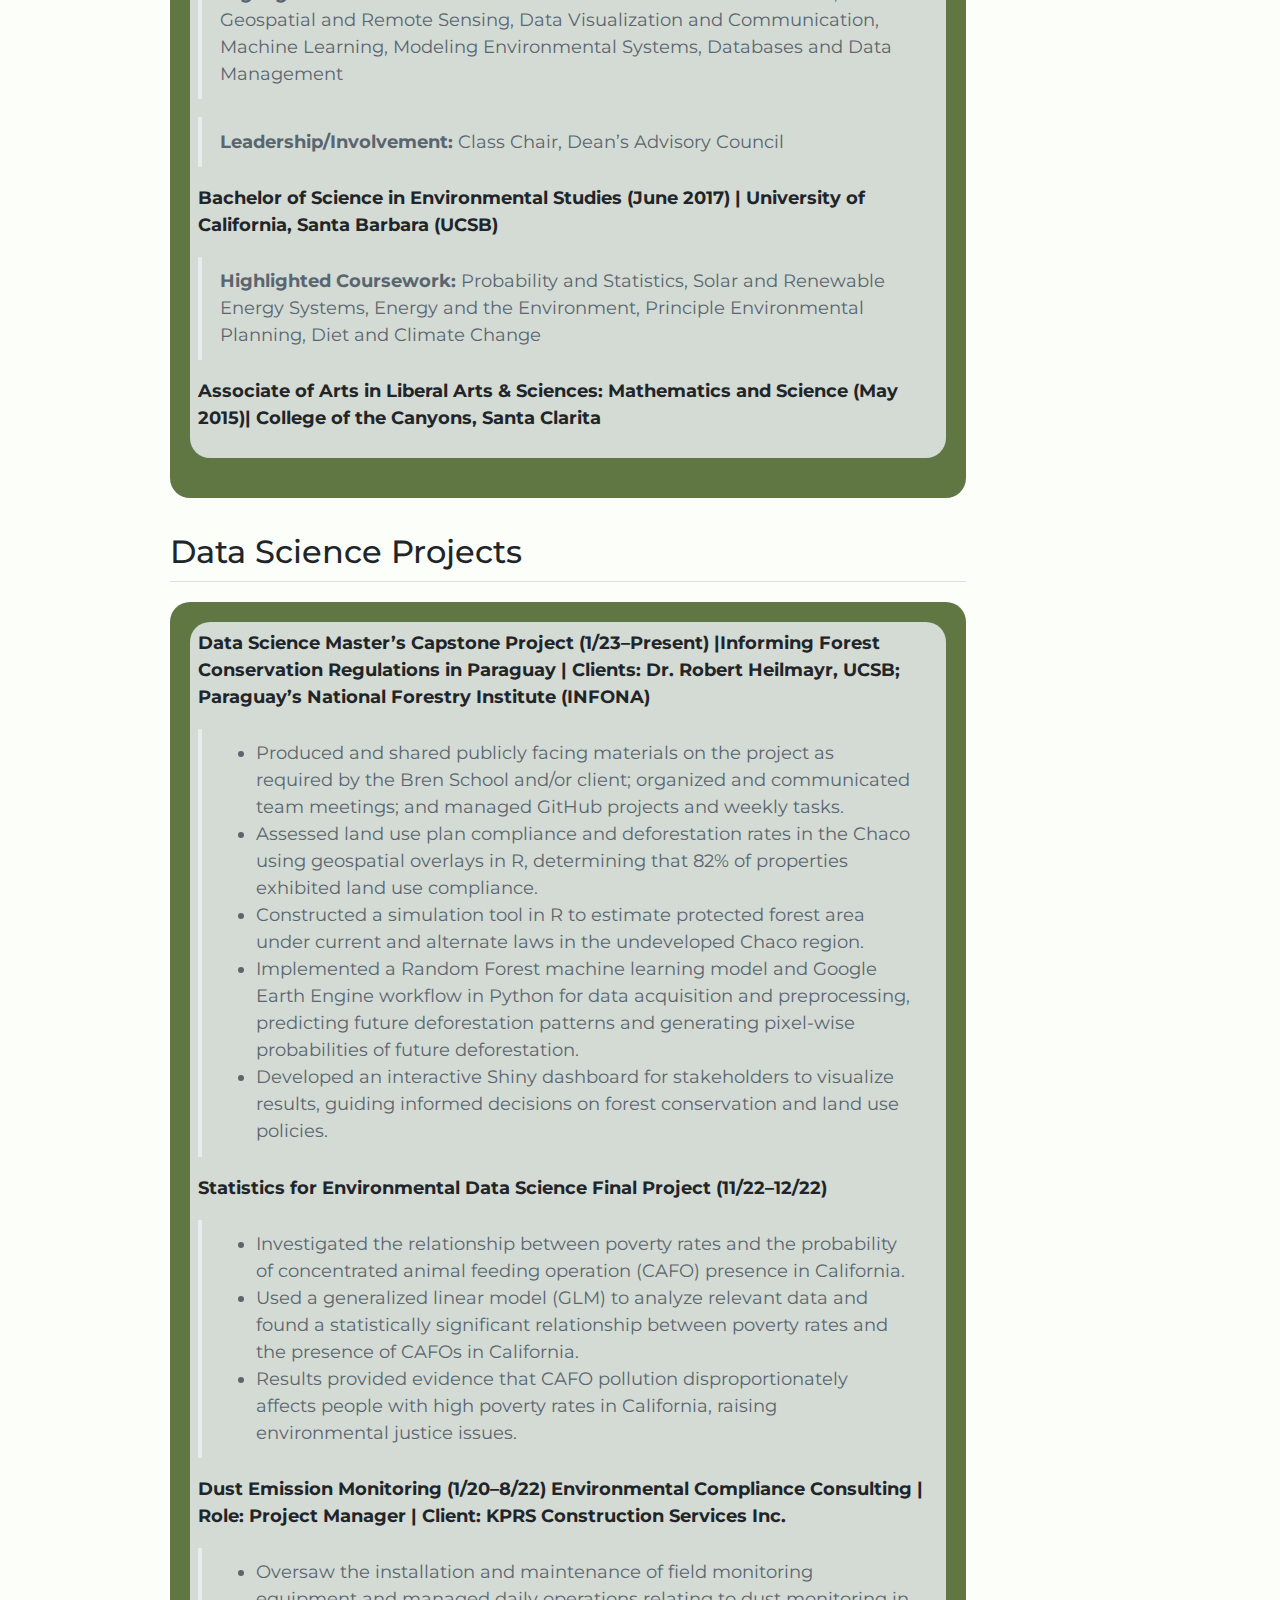
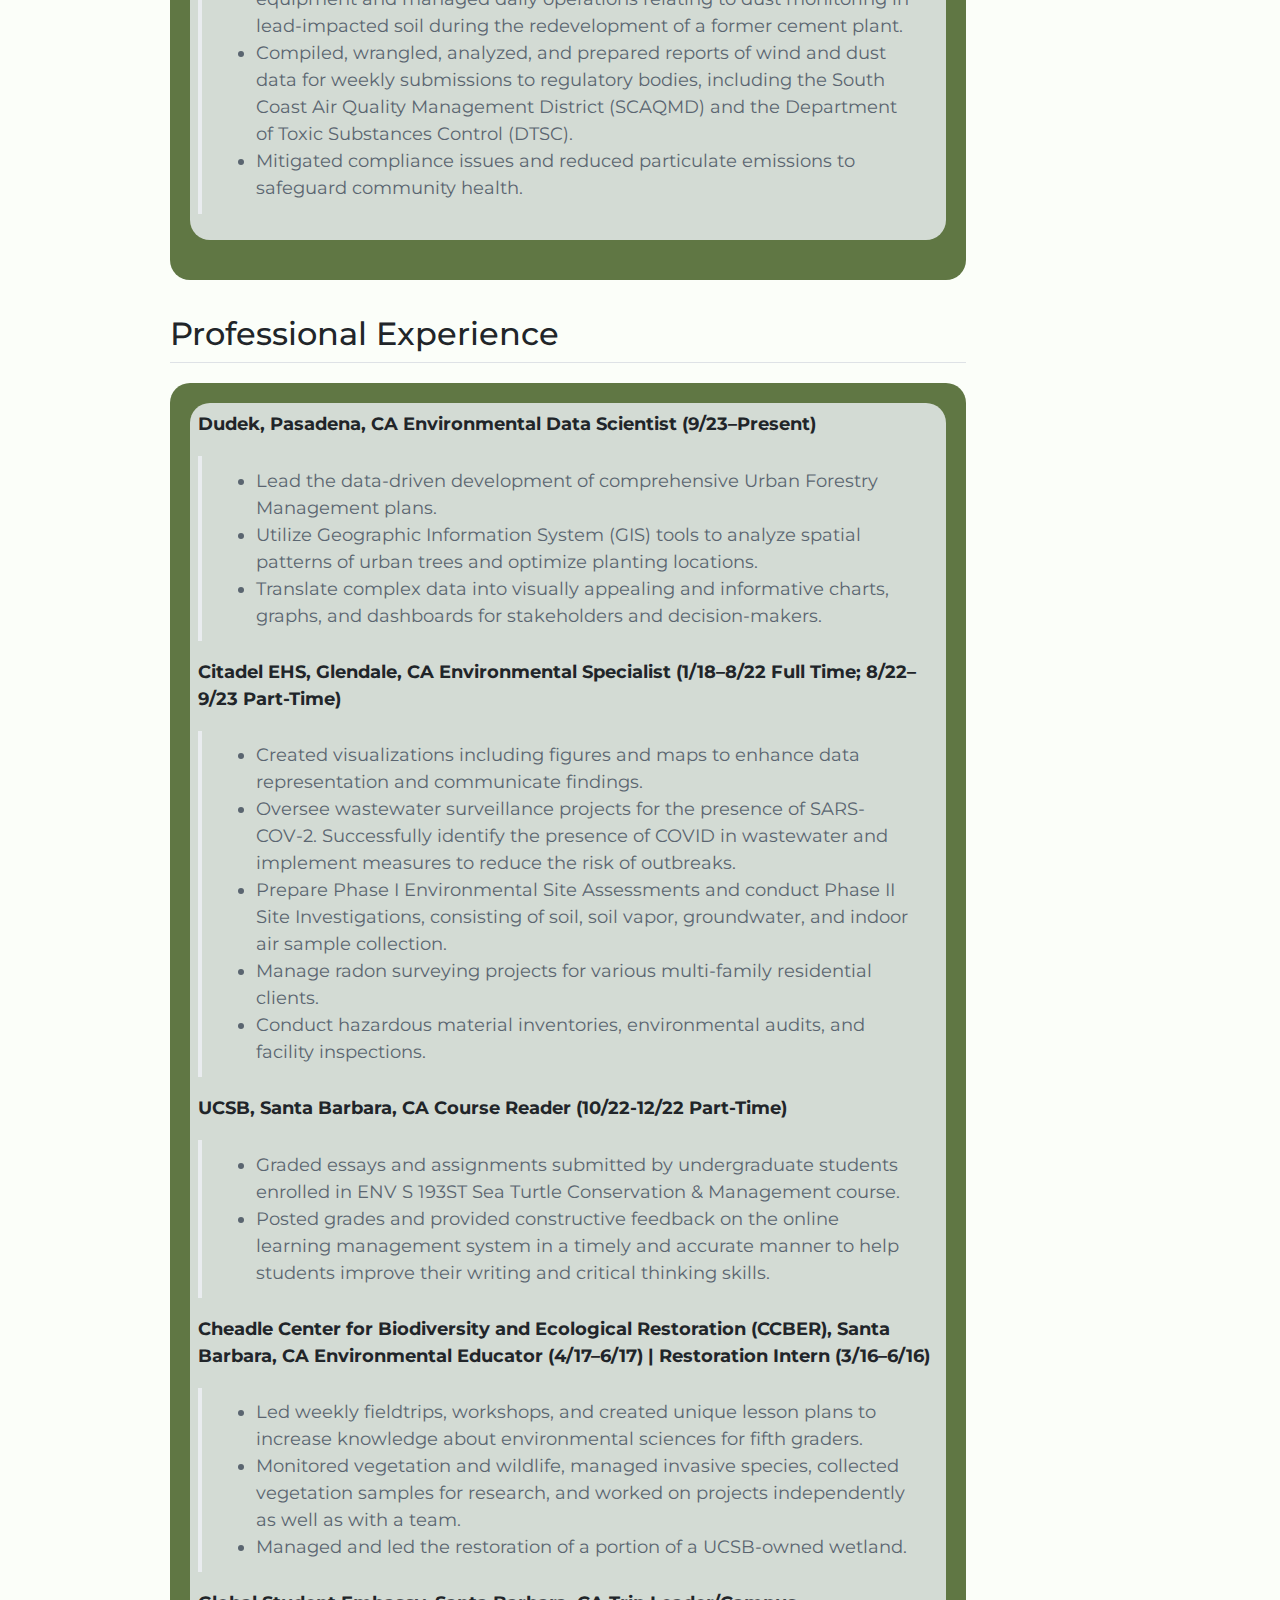
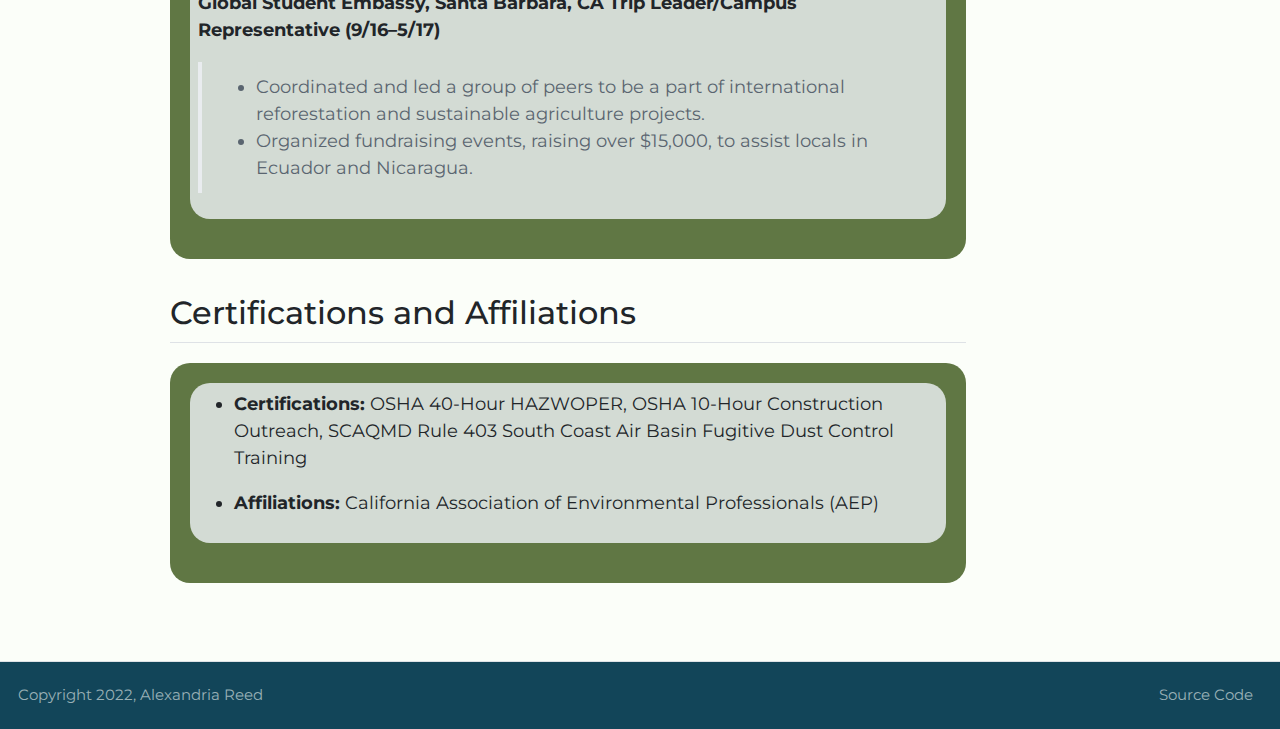
<file: docs/resume.html>
<!DOCTYPE html>
<html xmlns="http://www.w3.org/1999/xhtml" lang="en" xml:lang="en"><head>

<meta charset="utf-8">
<meta name="generator" content="quarto-1.0.36">

<meta name="viewport" content="width=device-width, initial-scale=1.0, user-scalable=yes">


<title>Alexandria Reed - Resume</title>
<style>
code{white-space: pre-wrap;}
span.smallcaps{font-variant: small-caps;}
span.underline{text-decoration: underline;}
div.column{display: inline-block; vertical-align: top; width: 50%;}
div.hanging-indent{margin-left: 1.5em; text-indent: -1.5em;}
ul.task-list{list-style: none;}
</style>


<script src="site_libs/quarto-nav/quarto-nav.js"></script>
<script src="site_libs/quarto-nav/headroom.min.js"></script>
<script src="site_libs/clipboard/clipboard.min.js"></script>
<script src="site_libs/quarto-search/autocomplete.umd.js"></script>
<script src="site_libs/quarto-search/fuse.min.js"></script>
<script src="site_libs/quarto-search/quarto-search.js"></script>
<meta name="quarto:offset" content="./">
<link href="./image/logo1.png" rel="icon" type="image/png">
<script src="site_libs/quarto-html/quarto.js"></script>
<script src="site_libs/quarto-html/popper.min.js"></script>
<script src="site_libs/quarto-html/tippy.umd.min.js"></script>
<script src="site_libs/quarto-html/anchor.min.js"></script>
<link href="site_libs/quarto-html/tippy.css" rel="stylesheet">
<link href="site_libs/quarto-html/quarto-syntax-highlighting.css" rel="stylesheet" id="quarto-text-highlighting-styles">
<script src="site_libs/bootstrap/bootstrap.min.js"></script>
<link href="site_libs/bootstrap/bootstrap-icons.css" rel="stylesheet">
<link href="site_libs/bootstrap/bootstrap.min.css" rel="stylesheet" id="quarto-bootstrap" data-mode="light">
<script id="quarto-search-options" type="application/json">{
  "location": "navbar",
  "copy-button": false,
  "collapse-after": 3,
  "panel-placement": "end",
  "type": "overlay",
  "limit": 20,
  "language": {
    "search-no-results-text": "No results",
    "search-matching-documents-text": "matching documents",
    "search-copy-link-title": "Copy link to search",
    "search-hide-matches-text": "Hide additional matches",
    "search-more-match-text": "more match in this document",
    "search-more-matches-text": "more matches in this document",
    "search-clear-button-title": "Clear",
    "search-detached-cancel-button-title": "Cancel",
    "search-submit-button-title": "Submit"
  }
}</script>


</head>

<body class="nav-fixed">

<div id="quarto-search-results"></div>
  <header id="quarto-header" class="headroom fixed-top">
    <nav class="navbar navbar-expand-lg navbar-dark ">
      <div class="navbar-container container-fluid">
      <a class="navbar-brand" href="./index.html">
    <img src="./image/logo1.png" alt="">
    <span class="navbar-title">Alexandria Reed</span>
  </a>
          <button class="navbar-toggler" type="button" data-bs-toggle="collapse" data-bs-target="#navbarCollapse" aria-controls="navbarCollapse" aria-expanded="false" aria-label="Toggle navigation" onclick="if (window.quartoToggleHeadroom) { window.quartoToggleHeadroom(); }">
  <span class="navbar-toggler-icon"></span>
</button>
          <div class="collapse navbar-collapse" id="navbarCollapse">
            <ul class="navbar-nav navbar-nav-scroll me-auto">
  <li class="nav-item">
    <a class="nav-link" href="./index.html">Home</a>
  </li>  
  <li class="nav-item">
    <a class="nav-link" href="./about.html">About</a>
  </li>  
  <li class="nav-item">
    <a class="nav-link active" href="./resume.html" aria-current="page">Resume</a>
  </li>  
  <li class="nav-item">
    <a class="nav-link" href="./blog.html">Blog</a>
  </li>  
</ul>
            <ul class="navbar-nav navbar-nav-scroll ms-auto">
  <li class="nav-item compact">
    <a class="nav-link" href="https://github.com/reedalexandria"><i class="bi bi-github" role="img">
</i> 
 </a>
  </li>  
  <li class="nav-item compact">
    <a class="nav-link" href="https://twitter.com/reedalexandria1"><i class="bi bi-twitter" role="img">
</i> 
 </a>
  </li>  
  <li class="nav-item compact">
    <a class="nav-link" href="https://www.linkedin.com/in/alexandria-reed-579132128/"><i class="bi bi-linkedin" role="img">
</i> 
 </a>
  </li>  
</ul>
              <div id="quarto-search" class="" title="Search"></div>
          </div> <!-- /navcollapse -->
      </div> <!-- /container-fluid -->
    </nav>
</header>
<!-- content -->
<div id="quarto-content" class="quarto-container page-columns page-rows-contents page-layout-article page-navbar">
<!-- sidebar -->
<!-- margin-sidebar -->
    <div id="quarto-margin-sidebar" class="sidebar margin-sidebar">
        <nav id="TOC" role="doc-toc">
    <h2 id="toc-title">On this page</h2>
   
  <ul>
  <li><a href="#summary-of-qualifications" id="toc-summary-of-qualifications" class="nav-link active" data-scroll-target="#summary-of-qualifications">Summary of Qualifications</a></li>
  <li><a href="#skills" id="toc-skills" class="nav-link" data-scroll-target="#skills">Skills</a></li>
  <li><a href="#education" id="toc-education" class="nav-link" data-scroll-target="#education">Education</a></li>
  <li><a href="#data-science-projects" id="toc-data-science-projects" class="nav-link" data-scroll-target="#data-science-projects">Data Science Projects</a></li>
  <li><a href="#professional-experience" id="toc-professional-experience" class="nav-link" data-scroll-target="#professional-experience">Professional Experience</a></li>
  <li><a href="#certifications-and-affiliations" id="toc-certifications-and-affiliations" class="nav-link" data-scroll-target="#certifications-and-affiliations">Certifications and Affiliations</a></li>
  </ul>
</nav>
    </div>
<!-- main -->
<main class="content" id="quarto-document-content">

<header id="title-block-header" class="quarto-title-block default">
<div class="quarto-title">
<h1 class="title">Resume</h1>
</div>



<div class="quarto-title-meta">

    
    
  </div>
  

</header>

<p><a href="resume.pdf" class="download-button">Download Resume</a></p>
<!-- #::: panel-tabset -->
<!-- ## Skills -->
<div class="cell">

</div>
<section id="summary-of-qualifications" class="level2">
<h2 class="anchored" data-anchor-id="summary-of-qualifications">Summary of Qualifications</h2>
<div class="green-bg">
<div class="lightgreen-bg">
<ul>
<li>Data-driven environmental specialist with a Master of Environmental Data Science and a Bachelor of Science in Environmental Studies.</li>
<li>Extensive experience in the environmental sector, including roles with non-profit organizations, public research universities, and consulting companies.</li>
<li>Experienced in collaborating with diverse teams on data-driven research projects to develop innovative solutions to complex environmental challenges.</li>
<li>Skilled in programming languages such as R and Python, with digital literacy skills in GitHub, Git, Excel, PowerPoint, and QGIS.</li>
</ul>
</div>
</div>
</section>
<section id="skills" class="level2">
<h2 class="anchored" data-anchor-id="skills">Skills</h2>
<div class="green-bg">
<div class="lightgreen-bg">
<div class="cell">
<div class="cell-output-display">
<p><img src="resume_files/figure-html/unnamed-chunk-2-1.png" class="img-fluid" width="672"></p>
</div>
</div>
</div>
</div>
</section>
<section id="education" class="level2">
<h2 class="anchored" data-anchor-id="education">Education</h2>
<div class="green-bg">
<div class="lightgreen-bg">
<p><strong>Master of Environmental Data Science (June 2023) | Bren School of Environmental Science &amp; Management – University of California, Santa Barbara (UCSB)</strong></p>
<blockquote class="blockquote">
<p><strong>Highlighted Coursework:</strong> Statistics for Environmental Data Science, Geospatial and Remote Sensing, Data Visualization and Communication, Machine Learning, Modeling Environmental Systems, Databases and Data Management</p>
</blockquote>
<blockquote class="blockquote">
<p><strong>Leadership/Involvement:</strong> Class Chair, Dean’s Advisory Council</p>
</blockquote>
<p><strong>Bachelor of Science in Environmental Studies (June 2017) | University of California, Santa Barbara (UCSB)</strong></p>
<blockquote class="blockquote">
<p><strong>Highlighted Coursework:</strong> Probability and Statistics, Solar and Renewable Energy Systems, Energy and the Environment, Principle Environmental Planning, Diet and Climate Change</p>
</blockquote>
<p><strong>Associate of Arts in Liberal Arts &amp; Sciences: Mathematics and Science (May 2015)| College of the Canyons, Santa Clarita</strong></p>
</div>
</div>
</section>
<section id="data-science-projects" class="level2">
<h2 class="anchored" data-anchor-id="data-science-projects">Data Science Projects</h2>
<div class="green-bg">
<div class="lightgreen-bg">
<p><strong>Data Science Master’s Capstone Project (1/23–Present) |Informing Forest Conservation Regulations in Paraguay | Clients: Dr.&nbsp;Robert Heilmayr, UCSB; Paraguay’s National Forestry Institute (INFONA)</strong></p>
<blockquote class="blockquote">
<ul>
<li>Produced and shared publicly facing materials on the project as required by the Bren School and/or client; organized and communicated team meetings; and managed GitHub projects and weekly tasks.</li>
<li>Assessed land use plan compliance and deforestation rates in the Chaco using geospatial overlays in R, determining that 82% of properties exhibited land use compliance.</li>
<li>Constructed a simulation tool in R to estimate protected forest area under current and alternate laws in the undeveloped Chaco region.</li>
<li>Implemented a Random Forest machine learning model and Google Earth Engine workflow in Python for data acquisition and preprocessing, predicting future deforestation patterns and generating pixel-wise probabilities of future deforestation.</li>
<li>Developed an interactive Shiny dashboard for stakeholders to visualize results, guiding informed decisions on forest conservation and land use policies.</li>
</ul>
</blockquote>
<p><strong>Statistics for Environmental Data Science Final Project (11/22–12/22)</strong></p>
<blockquote class="blockquote">
<ul>
<li>Investigated the relationship between poverty rates and the probability of concentrated animal feeding operation (CAFO) presence in California.</li>
<li>Used a generalized linear model (GLM) to analyze relevant data and found a statistically significant relationship between poverty rates and the presence of CAFOs in California.</li>
<li>Results provided evidence that CAFO pollution disproportionately affects people with high poverty rates in California, raising environmental justice issues.</li>
</ul>
</blockquote>
<p><strong>Dust Emission Monitoring (1/20–8/22) Environmental Compliance Consulting | Role: Project Manager | Client: KPRS Construction Services Inc.</strong></p>
<blockquote class="blockquote">
<ul>
<li>Oversaw the installation and maintenance of field monitoring equipment and managed daily operations relating to dust monitoring in lead-impacted soil during the redevelopment of a former cement plant.</li>
<li>Compiled, wrangled, analyzed, and prepared reports of wind and dust data for weekly submissions to regulatory bodies, including the South Coast Air Quality Management District (SCAQMD) and the Department of Toxic Substances Control (DTSC).</li>
<li>Mitigated compliance issues and reduced particulate emissions to safeguard community health.</li>
</ul>
</blockquote>
</div>
</div>
</section>
<section id="professional-experience" class="level2">
<h2 class="anchored" data-anchor-id="professional-experience">Professional Experience</h2>
<div class="green-bg">
<div class="lightgreen-bg">
<p><strong>Dudek, Pasadena, CA Environmental Data Scientist (9/23–Present)</strong></p>
<blockquote class="blockquote">
<ul>
<li>Lead the data-driven development of comprehensive Urban Forestry Management plans.</li>
<li>Utilize Geographic Information System (GIS) tools to analyze spatial patterns of urban trees and optimize planting locations.</li>
<li>Translate complex data into visually appealing and informative charts, graphs, and dashboards for stakeholders and decision-makers.</li>
</ul>
</blockquote>
<p><strong>Citadel EHS, Glendale, CA Environmental Specialist (1/18–8/22 Full Time; 8/22–9/23 Part-Time)</strong></p>
<blockquote class="blockquote">
<ul>
<li>Created visualizations including figures and maps to enhance data representation and communicate findings.</li>
<li>Oversee wastewater surveillance projects for the presence of SARS-COV-2. Successfully identify the presence of COVID in wastewater and implement measures to reduce the risk of outbreaks.</li>
<li>Prepare Phase I Environmental Site Assessments and conduct Phase II Site Investigations, consisting of soil, soil vapor, groundwater, and indoor air sample collection.</li>
<li>Manage radon surveying projects for various multi-family residential clients.</li>
<li>Conduct hazardous material inventories, environmental audits, and facility inspections.</li>
</ul>
</blockquote>
<p><strong>UCSB, Santa Barbara, CA Course Reader (10/22-12/22 Part-Time)</strong></p>
<blockquote class="blockquote">
<ul>
<li>Graded essays and assignments submitted by undergraduate students enrolled in ENV S 193ST Sea Turtle Conservation &amp; Management course.</li>
<li>Posted grades and provided constructive feedback on the online learning management system in a timely and accurate manner to help students improve their writing and critical thinking skills.</li>
</ul>
</blockquote>
<p><strong>Cheadle Center for Biodiversity and Ecological Restoration (CCBER), Santa Barbara, CA Environmental Educator (4/17–6/17) | Restoration Intern (3/16–6/16)</strong></p>
<blockquote class="blockquote">
<ul>
<li>Led weekly fieldtrips, workshops, and created unique lesson plans to increase knowledge about environmental sciences for fifth graders.</li>
<li>Monitored vegetation and wildlife, managed invasive species, collected vegetation samples for research, and worked on projects independently as well as with a team.</li>
<li>Managed and led the restoration of a portion of a UCSB-owned wetland.</li>
</ul>
</blockquote>
<p><strong>Global Student Embassy, Santa Barbara, CA Trip Leader/Campus Representative (9/16–5/17)</strong></p>
<blockquote class="blockquote">
<ul>
<li>Coordinated and led a group of peers to be a part of international reforestation and sustainable agriculture projects.</li>
<li>Organized fundraising events, raising over $15,000, to assist locals in Ecuador and Nicaragua.</li>
</ul>
</blockquote>
</div>
</div>
</section>
<section id="certifications-and-affiliations" class="level2">
<h2 class="anchored" data-anchor-id="certifications-and-affiliations">Certifications and Affiliations</h2>
<div class="green-bg">
<div class="lightgreen-bg">
<ul>
<li><p><strong>Certifications:</strong> OSHA 40-Hour HAZWOPER, OSHA 10-Hour Construction Outreach, SCAQMD Rule 403 South Coast Air Basin Fugitive Dust Control Training</p></li>
<li><p><strong>Affiliations:</strong> California Association of Environmental Professionals (AEP)</p></li>
</ul>
</div>
</div>


</section>

</main> <!-- /main -->
<script id="quarto-html-after-body" type="application/javascript">
window.document.addEventListener("DOMContentLoaded", function (event) {
  const toggleBodyColorMode = (bsSheetEl) => {
    const mode = bsSheetEl.getAttribute("data-mode");
    const bodyEl = window.document.querySelector("body");
    if (mode === "dark") {
      bodyEl.classList.add("quarto-dark");
      bodyEl.classList.remove("quarto-light");
    } else {
      bodyEl.classList.add("quarto-light");
      bodyEl.classList.remove("quarto-dark");
    }
  }
  const toggleBodyColorPrimary = () => {
    const bsSheetEl = window.document.querySelector("link#quarto-bootstrap");
    if (bsSheetEl) {
      toggleBodyColorMode(bsSheetEl);
    }
  }
  toggleBodyColorPrimary();  
  const icon = "";
  const anchorJS = new window.AnchorJS();
  anchorJS.options = {
    placement: 'right',
    icon: icon
  };
  anchorJS.add('.anchored');
  const clipboard = new window.ClipboardJS('.code-copy-button', {
    target: function(trigger) {
      return trigger.previousElementSibling;
    }
  });
  clipboard.on('success', function(e) {
    // button target
    const button = e.trigger;
    // don't keep focus
    button.blur();
    // flash "checked"
    button.classList.add('code-copy-button-checked');
    var currentTitle = button.getAttribute("title");
    button.setAttribute("title", "Copied!");
    setTimeout(function() {
      button.setAttribute("title", currentTitle);
      button.classList.remove('code-copy-button-checked');
    }, 1000);
    // clear code selection
    e.clearSelection();
  });
  function tippyHover(el, contentFn) {
    const config = {
      allowHTML: true,
      content: contentFn,
      maxWidth: 500,
      delay: 100,
      arrow: false,
      appendTo: function(el) {
          return el.parentElement;
      },
      interactive: true,
      interactiveBorder: 10,
      theme: 'quarto',
      placement: 'bottom-start'
    };
    window.tippy(el, config); 
  }
  const noterefs = window.document.querySelectorAll('a[role="doc-noteref"]');
  for (var i=0; i<noterefs.length; i++) {
    const ref = noterefs[i];
    tippyHover(ref, function() {
      let href = ref.getAttribute('href');
      try { href = new URL(href).hash; } catch {}
      const id = href.replace(/^#\/?/, "");
      const note = window.document.getElementById(id);
      return note.innerHTML;
    });
  }
  var bibliorefs = window.document.querySelectorAll('a[role="doc-biblioref"]');
  for (var i=0; i<bibliorefs.length; i++) {
    const ref = bibliorefs[i];
    const cites = ref.parentNode.getAttribute('data-cites').split(' ');
    tippyHover(ref, function() {
      var popup = window.document.createElement('div');
      cites.forEach(function(cite) {
        var citeDiv = window.document.createElement('div');
        citeDiv.classList.add('hanging-indent');
        citeDiv.classList.add('csl-entry');
        var biblioDiv = window.document.getElementById('ref-' + cite);
        if (biblioDiv) {
          citeDiv.innerHTML = biblioDiv.innerHTML;
        }
        popup.appendChild(citeDiv);
      });
      return popup.innerHTML;
    });
  }
});
</script>
</div> <!-- /content -->
<footer class="footer">
  <div class="nav-footer">
    <div class="nav-footer-left">Copyright 2022, Alexandria Reed</div>   
    <div class="nav-footer-right">
      <ul class="footer-items list-unstyled">
    <li class="nav-item">
    <a class="nav-link" href="https://github.com/reedalexandria/reedalexandria.github.io">Source Code</a>
  </li>  
</ul>
    </div>
  </div>
</footer>



</body></html>
</file>
<file: docs/site_libs/quarto-html/tippy.css>
.tippy-box[data-animation=fade][data-state=hidden]{opacity:0}[data-tippy-root]{max-width:calc(100vw - 10px)}.tippy-box{position:relative;background-color:#333;color:#fff;border-radius:4px;font-size:14px;line-height:1.4;white-space:normal;outline:0;transition-property:transform,visibility,opacity}.tippy-box[data-placement^=top]>.tippy-arrow{bottom:0}.tippy-box[data-placement^=top]>.tippy-arrow:before{bottom:-7px;left:0;border-width:8px 8px 0;border-top-color:initial;transform-origin:center top}.tippy-box[data-placement^=bottom]>.tippy-arrow{top:0}.tippy-box[data-placement^=bottom]>.tippy-arrow:before{top:-7px;left:0;border-width:0 8px 8px;border-bottom-color:initial;transform-origin:center bottom}.tippy-box[data-placement^=left]>.tippy-arrow{right:0}.tippy-box[data-placement^=left]>.tippy-arrow:before{border-width:8px 0 8px 8px;border-left-color:initial;right:-7px;transform-origin:center left}.tippy-box[data-placement^=right]>.tippy-arrow{left:0}.tippy-box[data-placement^=right]>.tippy-arrow:before{left:-7px;border-width:8px 8px 8px 0;border-right-color:initial;transform-origin:center right}.tippy-box[data-inertia][data-state=visible]{transition-timing-function:cubic-bezier(.54,1.5,.38,1.11)}.tippy-arrow{width:16px;height:16px;color:#333}.tippy-arrow:before{content:"";position:absolute;border-color:transparent;border-style:solid}.tippy-content{position:relative;padding:5px 9px;z-index:1}
</file>
<file: docs/site_libs/quarto-html/quarto-syntax-highlighting.css>
/* quarto syntax highlight colors */
:root {
  --quarto-hl-ot-color: #003B4F;
  --quarto-hl-at-color: #657422;
  --quarto-hl-ss-color: #20794D;
  --quarto-hl-an-color: #5E5E5E;
  --quarto-hl-fu-color: #4758AB;
  --quarto-hl-st-color: #20794D;
  --quarto-hl-cf-color: #003B4F;
  --quarto-hl-op-color: #5E5E5E;
  --quarto-hl-er-color: #AD0000;
  --quarto-hl-bn-color: #AD0000;
  --quarto-hl-al-color: #AD0000;
  --quarto-hl-va-color: #111111;
  --quarto-hl-bu-color: inherit;
  --quarto-hl-ex-color: inherit;
  --quarto-hl-pp-color: #AD0000;
  --quarto-hl-in-color: #5E5E5E;
  --quarto-hl-vs-color: #20794D;
  --quarto-hl-wa-color: #5E5E5E;
  --quarto-hl-do-color: #5E5E5E;
  --quarto-hl-im-color: #00769E;
  --quarto-hl-ch-color: #20794D;
  --quarto-hl-dt-color: #AD0000;
  --quarto-hl-fl-color: #AD0000;
  --quarto-hl-co-color: #5E5E5E;
  --quarto-hl-cv-color: #5E5E5E;
  --quarto-hl-cn-color: #8f5902;
  --quarto-hl-sc-color: #5E5E5E;
  --quarto-hl-dv-color: #AD0000;
  --quarto-hl-kw-color: #003B4F;
}

/* other quarto variables */
:root {
  --quarto-font-monospace: SFMono-Regular, Menlo, Monaco, Consolas, "Liberation Mono", "Courier New", monospace;
}

pre > code.sourceCode > span {
  color: #003B4F;
}

code span {
  color: #003B4F;
}

code.sourceCode > span {
  color: #003B4F;
}

div.sourceCode,
div.sourceCode pre.sourceCode {
  color: #003B4F;
}

code span.ot {
  color: #003B4F;
}

code span.at {
  color: #657422;
}

code span.ss {
  color: #20794D;
}

code span.an {
  color: #5E5E5E;
}

code span.fu {
  color: #4758AB;
}

code span.st {
  color: #20794D;
}

code span.cf {
  color: #003B4F;
}

code span.op {
  color: #5E5E5E;
}

code span.er {
  color: #AD0000;
}

code span.bn {
  color: #AD0000;
}

code span.al {
  color: #AD0000;
}

code span.va {
  color: #111111;
}

code span.pp {
  color: #AD0000;
}

code span.in {
  color: #5E5E5E;
}

code span.vs {
  color: #20794D;
}

code span.wa {
  color: #5E5E5E;
  font-style: italic;
}

code span.do {
  color: #5E5E5E;
  font-style: italic;
}

code span.im {
  color: #00769E;
}

code span.ch {
  color: #20794D;
}

code span.dt {
  color: #AD0000;
}

code span.fl {
  color: #AD0000;
}

code span.co {
  color: #5E5E5E;
}

code span.cv {
  color: #5E5E5E;
  font-style: italic;
}

code span.cn {
  color: #8f5902;
}

code span.sc {
  color: #5E5E5E;
}

code span.dv {
  color: #AD0000;
}

code span.kw {
  color: #003B4F;
}

.prevent-inlining {
  content: "</";
}

/*# sourceMappingURL=debc5d5d77c3f9108843748ff7464032.css.map */
</file>
